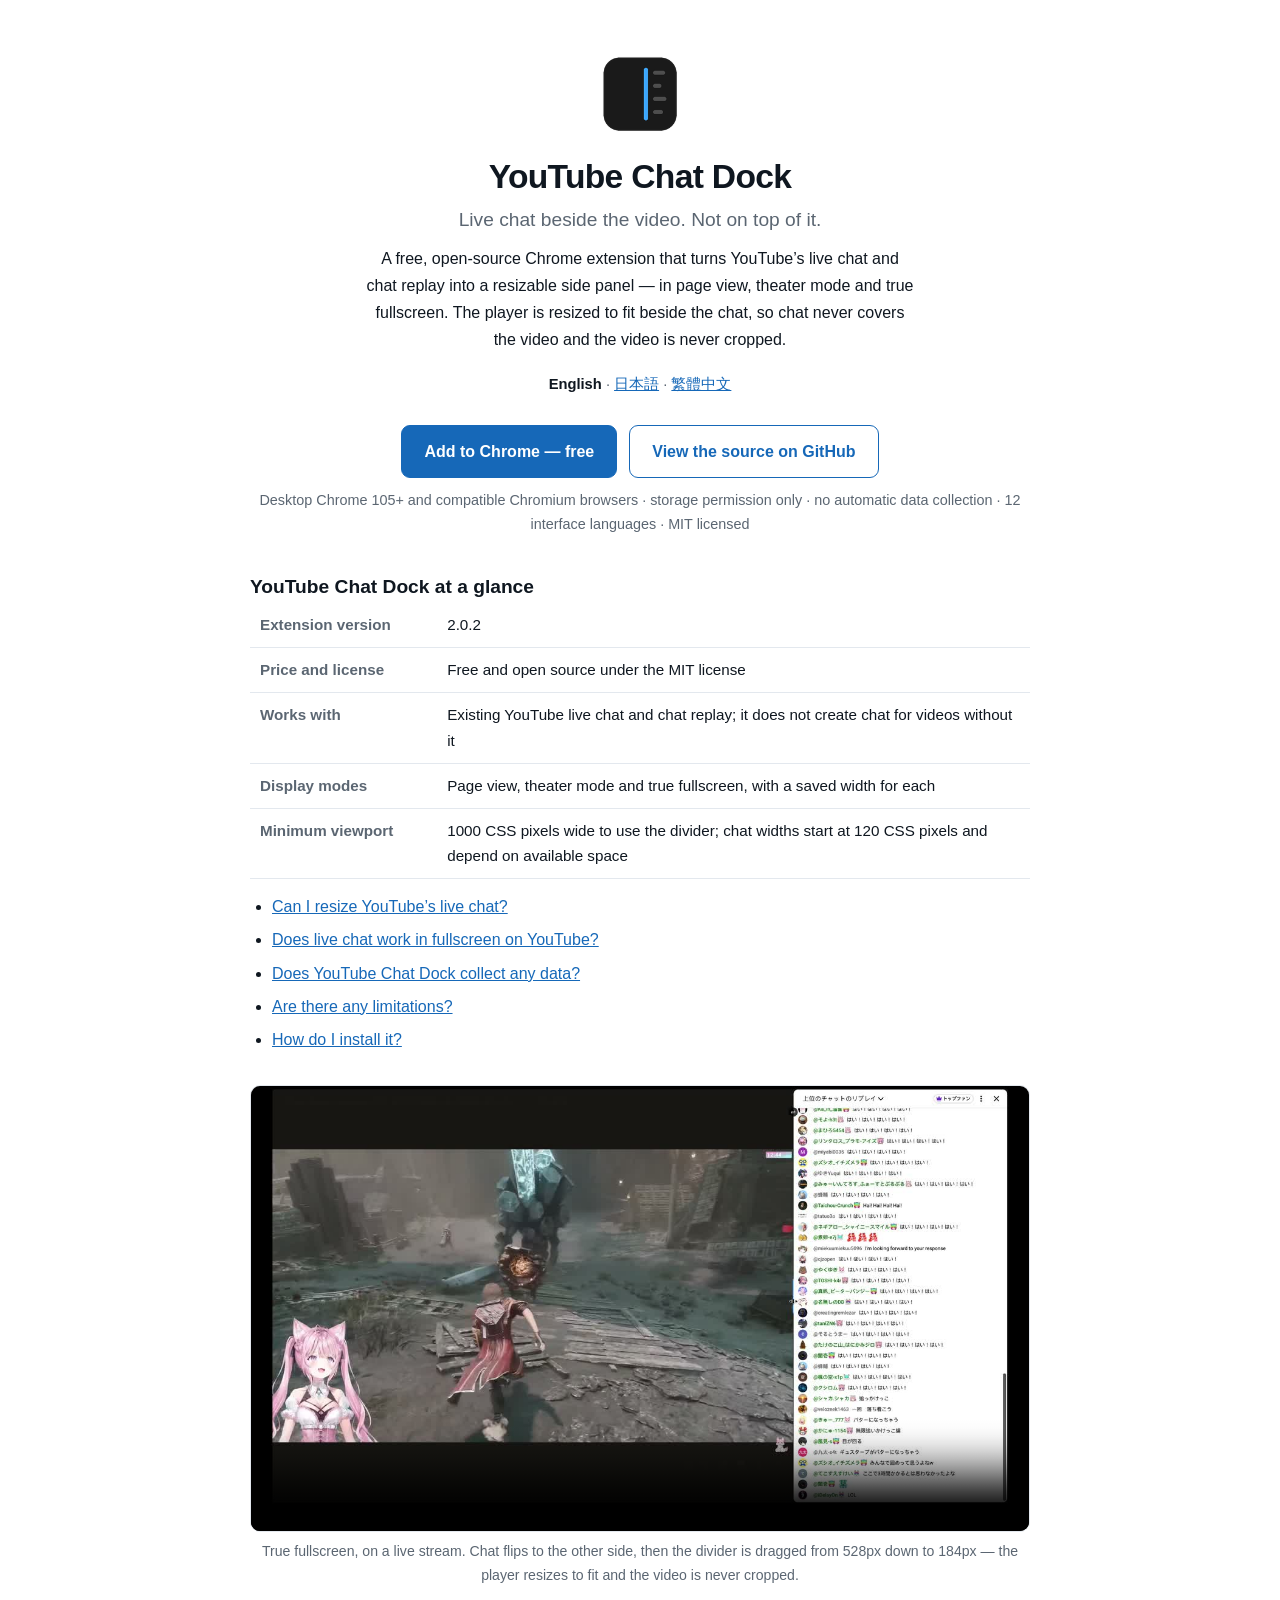
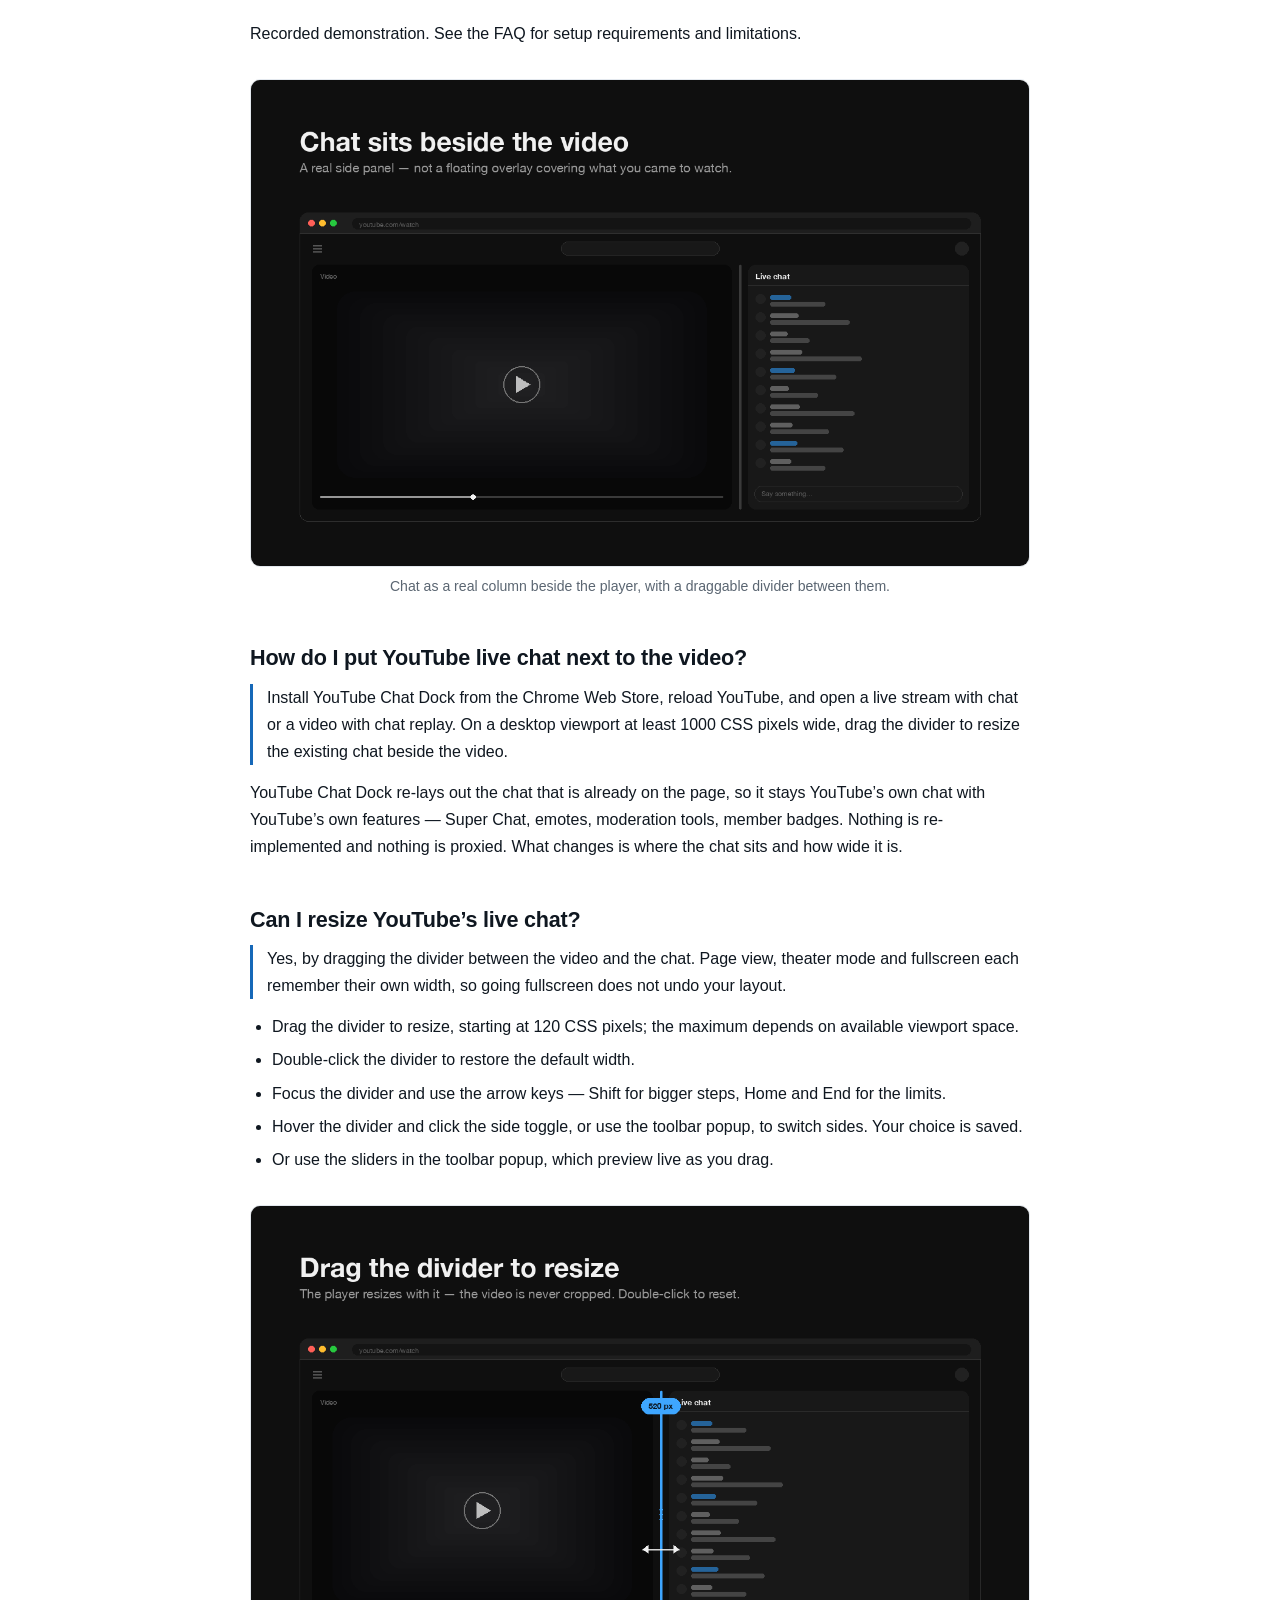
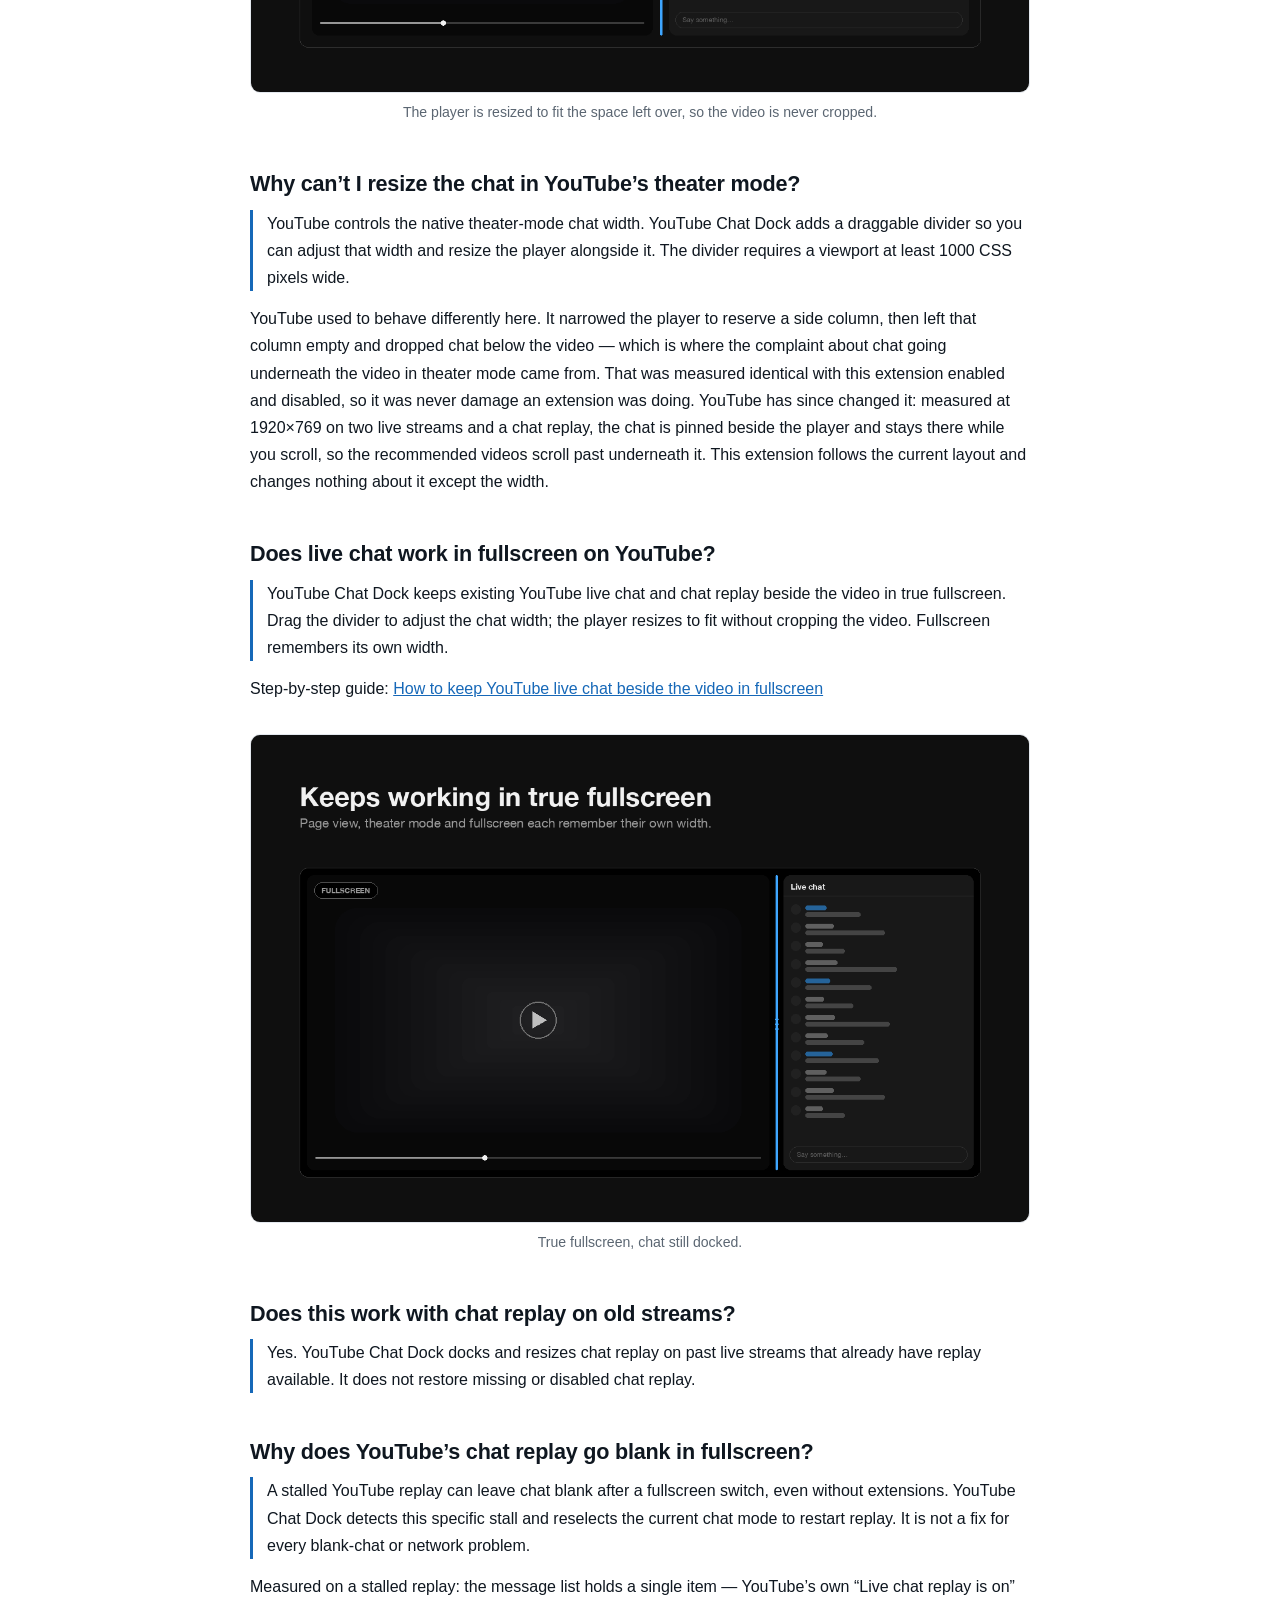
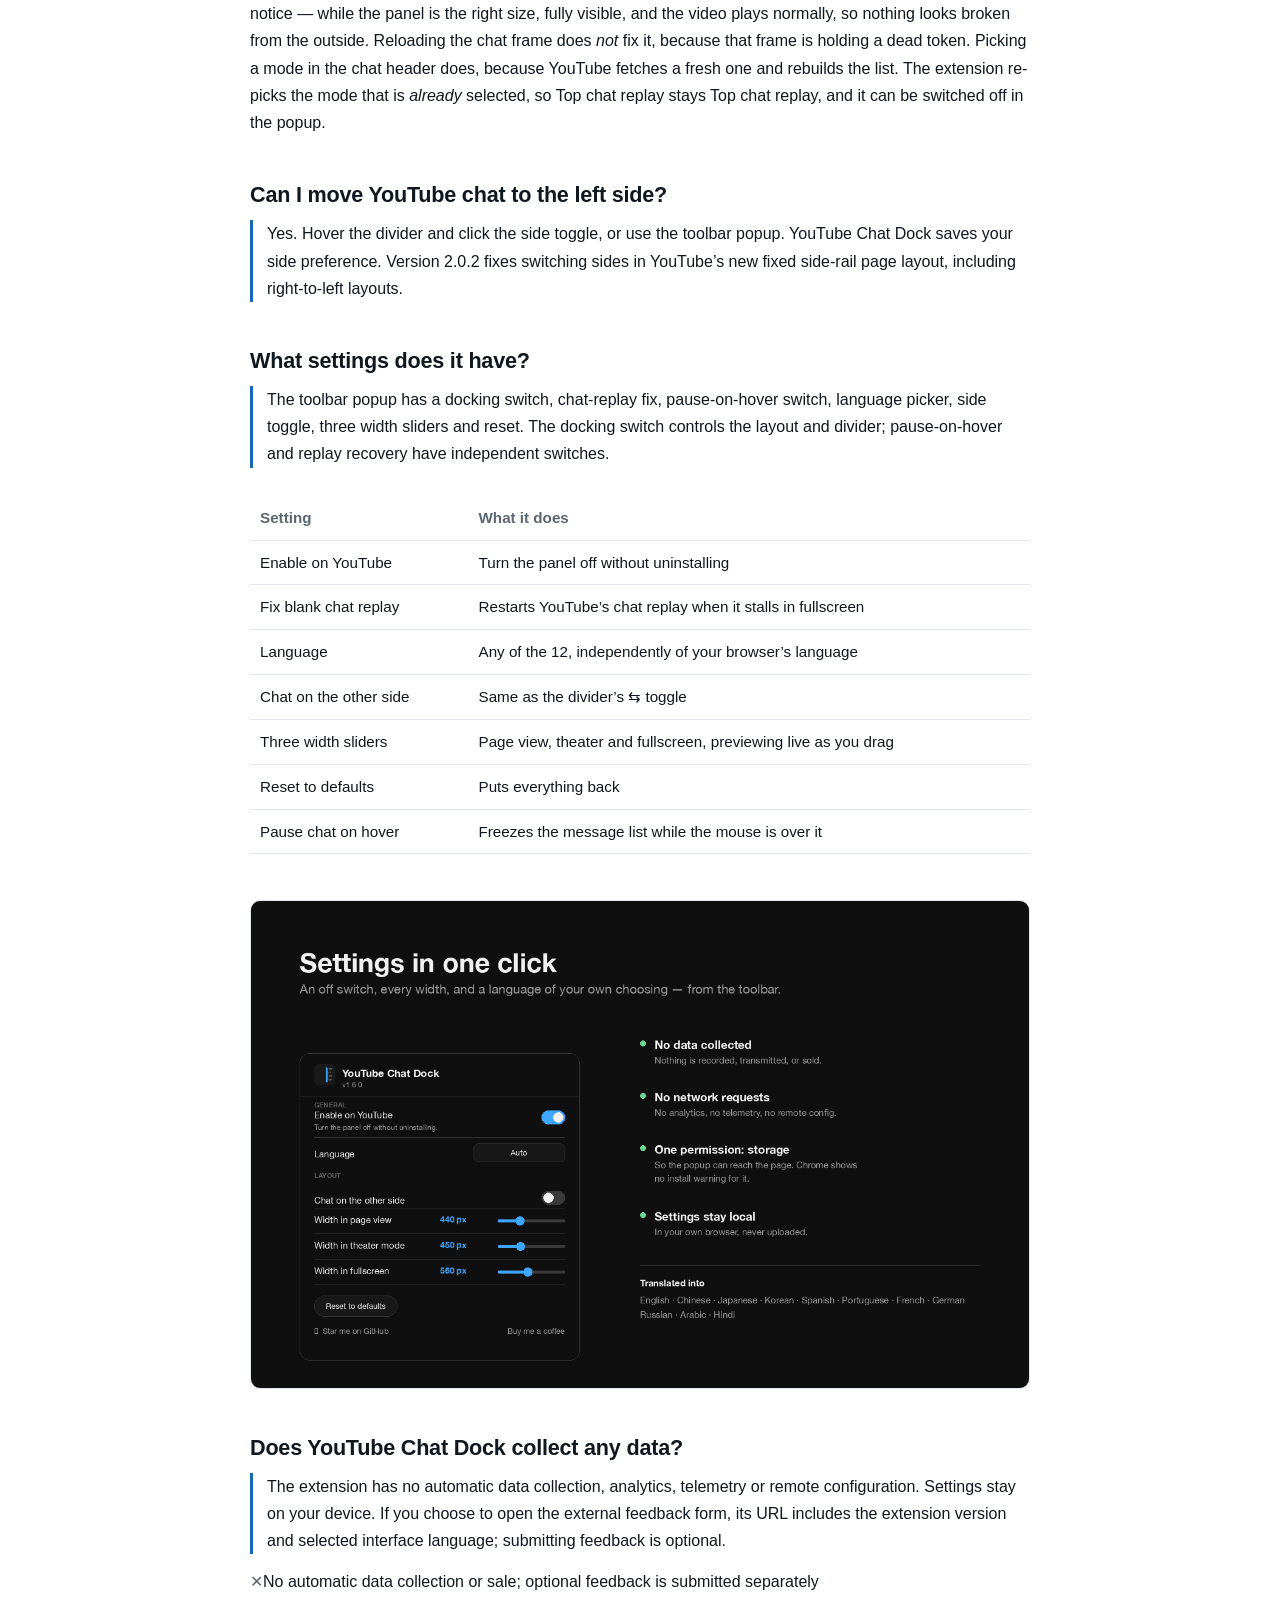
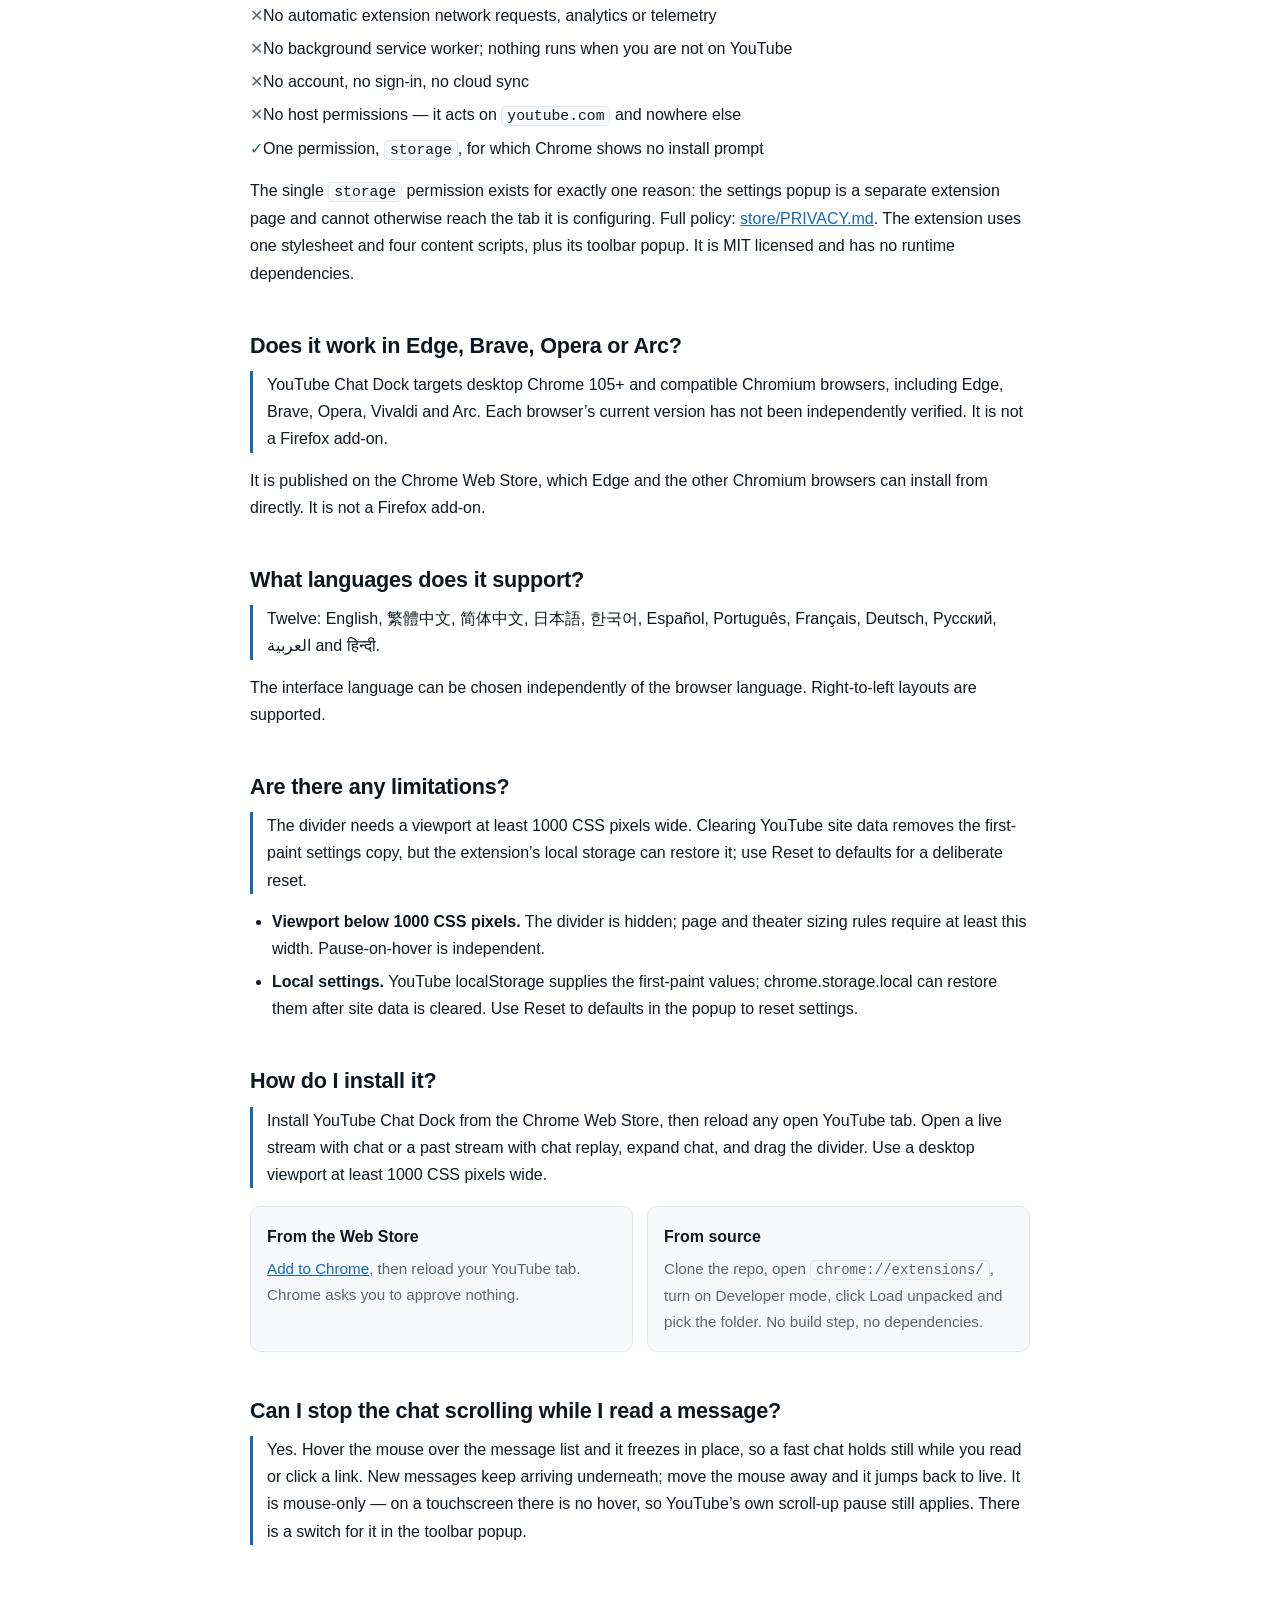
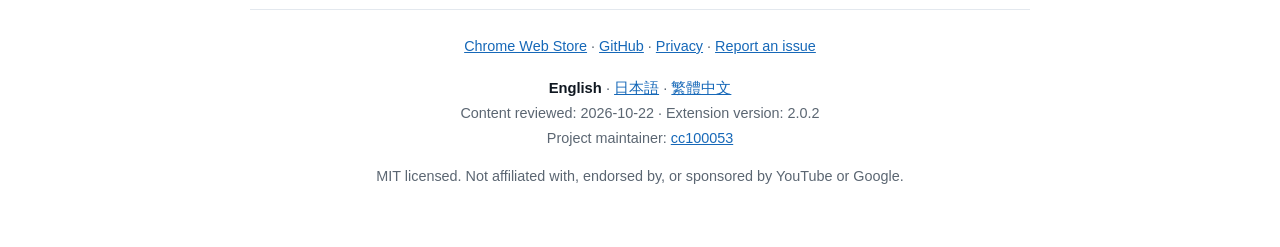
<file: docs/index.html>
<!DOCTYPE html>
<!--
  GENERATED by store/make_pages.py — do not edit this file directly.
  Edit the strings in that script and re-run it, or the next run silently
  reverts whatever you changed here.

  Each FAQ opens with a direct answer, with product requirements and known
  limitations in visible text. Structured data describes that same content;
  it does not guarantee indexing, rich results or inclusion in AI answers.

  The FAQPage JSON-LD below is emitted from the same strings as the visible
  answers, so the two cannot disagree. store/package.sh still compares them.

  No external requests of any kind: no fonts, no CDN, no analytics. That keeps
  the page fast, keeps the privacy claim in it literally true of the page
  itself, and means it cannot break when something else goes down.
-->
<html lang="en">
<head>
<meta charset="utf-8">
<meta name="viewport" content="width=device-width, initial-scale=1">
<meta name="google-site-verification" content="X-KrR5b2eGuzlJ2QcIurhjjBLHPYHLdLk2P5m0q5zqM" />
<title>YouTube Chat Dock — Live Chat Side Panel for YouTube</title>
<meta name="description" content="Free Chrome extension that docks YouTube live chat and chat replay as a resizable side panel beside the video — in page view, theater mode and true fullscreen.">
<link rel="canonical" href="https://cc100053.github.io/YouTube-Chat-Dock/">
<link rel="alternate" hreflang="en" href="https://cc100053.github.io/YouTube-Chat-Dock/">
<link rel="alternate" hreflang="ja" href="https://cc100053.github.io/YouTube-Chat-Dock/ja/">
<link rel="alternate" hreflang="zh-Hant" href="https://cc100053.github.io/YouTube-Chat-Dock/zh-TW/">
<link rel="alternate" hreflang="x-default" href="https://cc100053.github.io/YouTube-Chat-Dock/">
<link rel="icon" href="assets/icon128.png" type="image/png">

<meta property="og:type" content="website">
<meta property="og:site_name" content="YouTube Chat Dock">
<meta property="og:locale" content="en_US">
<meta property="og:title" content="YouTube Chat Dock — Live Chat Side Panel for YouTube">
<meta property="og:description" content="Dock YouTube live chat and chat replay as a resizable side panel beside the video — page view, theater mode and true fullscreen.">
<meta property="og:url" content="https://cc100053.github.io/YouTube-Chat-Dock/">
<meta property="og:image" content="https://cc100053.github.io/YouTube-Chat-Dock/assets/screenshot-1-side-panel.png">
<meta name="twitter:card" content="summary_large_image">
<meta name="twitter:title" content="YouTube Chat Dock — Live Chat Side Panel for YouTube">
<meta name="twitter:description" content="Dock YouTube live chat and chat replay as a resizable side panel beside the video — page view, theater mode and true fullscreen.">
<meta name="twitter:image" content="https://cc100053.github.io/YouTube-Chat-Dock/assets/screenshot-1-side-panel.png">

<style>
:root{
  --bg:#ffffff; --fg:#0f1720; --muted:#5b6672; --line:#e3e8ee;
  --card:#f7f9fb; --accent:#1668b8; --accent-fg:#ffffff; --ok:#177245;
}
@media (prefers-color-scheme:dark){
  :root{
    --bg:#0e1116; --fg:#e8edf3; --muted:#9aa7b4; --line:#232a33;
    --card:#161b22; --accent:#3ea6ff; --accent-fg:#06121e; --ok:#6dd491;
  }
}
*{box-sizing:border-box}
html{-webkit-text-size-adjust:100%}
body{
  margin:0; background:var(--bg); color:var(--fg);
  font:16px/1.7 -apple-system,BlinkMacSystemFont,"Segoe UI",Roboto,
       "Hiragino Sans","Noto Sans JP","Noto Sans TC","PingFang TC",
       "Microsoft JhengHei",Helvetica,Arial,sans-serif;
}
.wrap{max-width:820px; margin:0 auto; padding:0 20px}
a{color:var(--accent)}
img,video{max-width:100%; height:auto}

header{text-align:center; padding:56px 0 8px}
header img.logo{width:76px; height:76px}
h1{font-size:2.1rem; line-height:1.25; margin:16px 0 6px; letter-spacing:-.02em}
.tagline{font-size:1.2rem; color:var(--muted); margin:0 0 8px}
.lede{max-width:62ch; margin:0 auto; color:var(--fg)}

.langs{margin:18px 0 0; color:var(--muted); font-size:.92rem}
.langs strong{color:var(--fg)}

.cta{display:flex; gap:12px; justify-content:center; flex-wrap:wrap; margin:28px 0 10px}
.btn{
  display:inline-block; padding:12px 22px; border-radius:9px; font-weight:600;
  text-decoration:none; border:1px solid var(--accent);
  background:var(--accent); color:var(--accent-fg);
}
.btn.ghost{background:transparent; color:var(--accent)}
.meta{text-align:center; color:var(--muted); font-size:.9rem; margin:0 0 12px}

figure{margin:32px 0}
figcaption{color:var(--muted); font-size:.88rem; text-align:center; margin-top:8px}
.shot{border:1px solid var(--line); border-radius:10px; display:block}

h2{font-size:1.35rem; line-height:1.4; margin:44px 0 10px; letter-spacing:-.01em}
h3{font-size:1.05rem; margin:26px 0 6px}
p{margin:0 0 14px}
ul{margin:0 0 14px; padding-inline-start:22px}
li{margin:6px 0}

.answer{
  border-inline-start:3px solid var(--accent); padding-inline-start:14px;
  margin:0 0 14px; font-weight:500;
}
.grid{display:grid; grid-template-columns:repeat(auto-fit,minmax(240px,1fr)); gap:14px; margin:18px 0}
.card{background:var(--card); border:1px solid var(--line); border-radius:10px; padding:16px}
.card h3{margin:0 0 6px; font-size:1rem}
.card p{margin:0; color:var(--muted); font-size:.95rem}

table{width:100%; border-collapse:collapse; margin:14px 0; font-size:.95rem}
caption{text-align:start; font-size:1.2rem; font-weight:600; color:var(--fg)}
.facts th{width:24%}
th,td{text-align:start; padding:9px 10px; border-bottom:1px solid var(--line); vertical-align:top}
th{color:var(--muted); font-weight:600}
.scroller{overflow-x:auto}

.privacy li{list-style:none; margin-inline-start:-22px}
.privacy .no::before{content:"\2715 "; color:var(--muted)}
.privacy .yes::before{content:"\2713 "; color:var(--ok)}

footer{
  margin:64px 0 0; padding:24px 0 48px; border-top:1px solid var(--line);
  color:var(--muted); font-size:.9rem; text-align:center;
}
code{background:var(--card); border:1px solid var(--line); border-radius:5px; padding:1px 5px; font-size:.92em}
</style>
</head>
<body>

<div class="wrap">

<header>
  <img class="logo" src="assets/icon128.png" width="76" height="76" alt="YouTube Chat Dock logo">
  <h1>YouTube Chat Dock</h1>
  <p class="tagline">Live chat beside the video. Not on top of it.</p>
  <p class="lede">A free, open-source Chrome extension that turns YouTube’s live chat and chat replay into a resizable side panel — in page view, theater mode and true fullscreen. The player is resized to fit beside the chat, so chat never covers the video and the video is never cropped.</p>
  <nav class="langs" aria-label="Language"><strong aria-current="true">English</strong> <span aria-hidden="true">·</span> <a href="https://cc100053.github.io/YouTube-Chat-Dock/ja/" hreflang="ja">日本語</a> <span aria-hidden="true">·</span> <a href="https://cc100053.github.io/YouTube-Chat-Dock/zh-TW/" hreflang="zh-TW">繁體中文</a></nav>
  <div class="cta">
    <a class="btn" href="https://chromewebstore.google.com/detail/youtube-chat-dock/bkmbhlkcjbkjapbamkidacajjfhoiiam">Add to Chrome — free</a>
    <a class="btn ghost" href="https://github.com/cc100053/YouTube-Chat-Dock">View the source on GitHub</a>
  </div>
  <p class="meta">Desktop Chrome 105+ and compatible Chromium browsers · storage permission only · no automatic data collection · 12 interface languages · MIT licensed</p>
</header>

<main>
<table class="facts">
  <caption>YouTube Chat Dock at a glance</caption>
  <tbody><tr><th scope="row">Extension version</th><td>2.0.2</td></tr><tr><th scope="row">Price and license</th><td>Free and open source under the MIT license</td></tr><tr><th scope="row">Works with</th><td>Existing YouTube live chat and chat replay; it does not create chat for videos without it</td></tr><tr><th scope="row">Display modes</th><td>Page view, theater mode and true fullscreen, with a saved width for each</td></tr><tr><th scope="row">Minimum viewport</th><td>1000 CSS pixels wide to use the divider; chat widths start at 120 CSS pixels and depend on available space</td></tr></tbody>
</table>
<nav aria-label="On this page"><ul><li><a href="#faq-2">Can I resize YouTube’s live chat?</a></li><li><a href="#faq-4">Does live chat work in fullscreen on YouTube?</a></li><li><a href="#faq-9">Does YouTube Chat Dock collect any data?</a></li><li><a href="#faq-12">Are there any limitations?</a></li><li><a href="#faq-13">How do I install it?</a></li></ul></nav>

<!--
  MP4, not a GIF, and that is measured rather than preferred. The clip is
  full-motion game footage with a scrolling chat beside it, so nearly every
  pixel changes every frame and GIF's inter-frame compression has nothing to
  work with: the same 2.8 seconds measured 4.3MB as a 480px GIF that looked
  rough, against 2.0MB as a 1280px MP4 that does not.
  Playback controls let readers start and pause the clip without autoplay.
-->
<figure>
  <video class="shot" src="assets/demo.mp4" poster="assets/demo-poster.jpg"
         width="1280" height="732"
         controls loop muted playsinline preload="none"
         aria-label="Screen recording: YouTube in true fullscreen with live chat docked as a side panel beside the video. The panel is flipped to the other side, then resized by dragging the divider from 528px down to 184px, with the video resizing to fit and never cropping.">
  </video>
  <figcaption>True fullscreen, on a live stream. Chat flips to the other side, then the divider is dragged from 528px down to 184px — the player resizes to fit and the video is never cropped.</figcaption>
</figure>
<p>Recorded demonstration. See the FAQ for setup requirements and limitations.</p>

<figure>
  <img class="shot" loading="lazy" decoding="async" src="assets/screenshot-1-side-panel.png" width="1280" height="800"
       alt="YouTube live chat docked as a resizable column to the right of the video, with a draggable divider between them">
  <figcaption>Chat as a real column beside the player, with a draggable divider between them.</figcaption>
</figure>

<div id="faq">
<section id="faq-1">

<h2>How do I put YouTube live chat next to the video?</h2>

<p class="answer">
  Install YouTube Chat Dock from the Chrome Web Store, reload YouTube, and open a live stream with chat or a video with chat replay. On a desktop viewport at least 1000 CSS pixels wide, drag the divider to resize the existing chat beside the video.
</p>

<p>YouTube Chat Dock re-lays out the chat that is already on the page, so it stays YouTube’s own chat with YouTube’s own features — Super Chat, emotes, moderation tools, member badges. Nothing is re-implemented and nothing is proxied. What changes is where the chat sits and how wide it is.</p>

</section>

<section id="faq-2">

<h2>Can I resize YouTube’s live chat?</h2>

<p class="answer">
  Yes, by dragging the divider between the video and the chat. Page view, theater mode and fullscreen each remember their own width, so going fullscreen does not undo your layout.
</p>

<ul><li>Drag the divider to resize, starting at 120 CSS pixels; the maximum depends on available viewport space.</li><li>Double-click the divider to restore the default width.</li><li>Focus the divider and use the arrow keys — Shift for bigger steps, Home and End for the limits.</li><li>Hover the divider and click the side toggle, or use the toolbar popup, to switch sides. Your choice is saved.</li><li>Or use the sliders in the toolbar popup, which preview live as you drag.</li></ul>

<figure>
  <img class="shot" loading="lazy" decoding="async" src="assets/screenshot-2-drag-to-resize.png" width="1280" height="800"
       alt="Illustration of the divider being dragged, with the video resizing to fit the space left over">
  <figcaption>The player is resized to fit the space left over, so the video is never cropped.</figcaption>
</figure>

</section>

<section id="faq-3">

<h2>Why can’t I resize the chat in YouTube’s theater mode?</h2>

<p class="answer">
  YouTube controls the native theater-mode chat width. YouTube Chat Dock adds a draggable divider so you can adjust that width and resize the player alongside it. The divider requires a viewport at least 1000 CSS pixels wide.
</p>

<p>YouTube used to behave differently here. It narrowed the player to reserve a side column, then left that column empty and dropped chat below the video — which is where the complaint about chat going underneath the video in theater mode came from. That was measured identical with this extension enabled and disabled, so it was never damage an extension was doing. YouTube has since changed it: measured at 1920&times;769 on two live streams and a chat replay, the chat is pinned beside the player and stays there while you scroll, so the recommended videos scroll past underneath it. This extension follows the current layout and changes nothing about it except the width.</p>

</section>

<section id="faq-4">

<h2>Does live chat work in fullscreen on YouTube?</h2>

<p class="answer">
  YouTube Chat Dock keeps existing YouTube live chat and chat replay beside the video in true fullscreen. Drag the divider to adjust the chat width; the player resizes to fit without cropping the video. Fullscreen remembers its own width.
</p>

<p>Step-by-step guide: <a href="https://cc100053.github.io/YouTube-Chat-Dock/guides/youtube-live-chat-fullscreen/">How to keep YouTube live chat beside the video in fullscreen</a></p>

<figure>
  <img class="shot" loading="lazy" decoding="async" src="assets/screenshot-3-fullscreen.png" width="1280" height="800"
       alt="Illustration of chat docked beside the video in true fullscreen, with the video uncropped">
  <figcaption>True fullscreen, chat still docked.</figcaption>
</figure>

</section>

<section id="faq-5">

<h2>Does this work with chat replay on old streams?</h2>

<p class="answer">
  Yes. YouTube Chat Dock docks and resizes chat replay on past live streams that already have replay available. It does not restore missing or disabled chat replay.
</p>

</section>

<section id="faq-6">

<h2>Why does YouTube’s chat replay go blank in fullscreen?</h2>

<p class="answer">
  A stalled YouTube replay can leave chat blank after a fullscreen switch, even without extensions. YouTube Chat Dock detects this specific stall and reselects the current chat mode to restart replay. It is not a fix for every blank-chat or network problem.
</p>

<p>Measured on a stalled replay: the message list holds a single item — YouTube’s own “Live chat replay is on” notice — while the panel is the right size, fully visible, and the video plays normally, so nothing looks broken from the outside. Reloading the chat frame does <em>not</em> fix it, because that frame is holding a dead token. Picking a mode in the chat header does, because YouTube fetches a fresh one and rebuilds the list. The extension re-picks the mode that is <em>already</em> selected, so Top chat replay stays Top chat replay, and it can be switched off in the popup.</p>

</section>

<section id="faq-7">

<h2>Can I move YouTube chat to the left side?</h2>

<p class="answer">
  Yes. Hover the divider and click the side toggle, or use the toolbar popup. YouTube Chat Dock saves your side preference. Version 2.0.2 fixes switching sides in YouTube’s new fixed side-rail page layout, including right-to-left layouts.
</p>

</section>

<section id="faq-8">

<h2>What settings does it have?</h2>

<p class="answer">
  The toolbar popup has a docking switch, chat-replay fix, pause-on-hover switch, language picker, side toggle, three width sliders and reset. The docking switch controls the layout and divider; pause-on-hover and replay recovery have independent switches.
</p>

<div class="scroller">
<table>
  <tr><th>Setting</th><th>What it does</th></tr>
  <tr><td>Enable on YouTube</td><td>Turn the panel off without uninstalling</td></tr><tr><td>Fix blank chat replay</td><td>Restarts YouTube’s chat replay when it stalls in fullscreen</td></tr><tr><td>Language</td><td>Any of the 12, independently of your browser’s language</td></tr><tr><td>Chat on the other side</td><td>Same as the divider’s &#8646; toggle</td></tr><tr><td>Three width sliders</td><td>Page view, theater and fullscreen, previewing live as you drag</td></tr><tr><td>Reset to defaults</td><td>Puts everything back</td></tr><tr><td>Pause chat on hover</td><td>Freezes the message list while the mouse is over it</td></tr>
</table>
</div>

<figure>
  <img class="shot" loading="lazy" decoding="async" src="assets/screenshot-5-settings.png" width="1280" height="800"
       alt="The settings popup, showing an enable switch, language picker, side toggle and three width sliders">
</figure>

</section>

<section id="faq-9">

<h2>Does YouTube Chat Dock collect any data?</h2>

<p class="answer">
  The extension has no automatic data collection, analytics, telemetry or remote configuration. Settings stay on your device. If you choose to open the external feedback form, its URL includes the extension version and selected interface language; submitting feedback is optional.
</p>

<ul class="privacy"><li class="no">No automatic data collection or sale; optional feedback is submitted separately</li><li class="no">No automatic extension network requests, analytics or telemetry</li><li class="no">No background service worker; nothing runs when you are not on YouTube</li><li class="no">No account, no sign-in, no cloud sync</li><li class="no">No host permissions — it acts on <code>youtube.com</code> and nowhere else</li><li class="yes">One permission, <code>storage</code>, for which Chrome shows no install prompt</li></ul>

<p>The single <code>storage</code> permission exists for exactly one reason: the settings popup is a separate extension page and cannot otherwise reach the tab it is configuring. Full policy: <a href="https://github.com/cc100053/YouTube-Chat-Dock/blob/main/store/PRIVACY.md">store/PRIVACY.md</a>. The extension uses one stylesheet and four content scripts, plus its toolbar popup. It is MIT licensed and has no runtime dependencies.</p>

</section>

<section id="faq-10">

<h2>Does it work in Edge, Brave, Opera or Arc?</h2>

<p class="answer">
  YouTube Chat Dock targets desktop Chrome 105+ and compatible Chromium browsers, including Edge, Brave, Opera, Vivaldi and Arc. Each browser’s current version has not been independently verified. It is not a Firefox add-on.
</p>

<p>It is published on the Chrome Web Store, which Edge and the other Chromium browsers can install from directly. It is not a Firefox add-on.</p>

</section>

<section id="faq-11">

<h2>What languages does it support?</h2>

<p class="answer">
  Twelve: English, 繁體中文, 简体中文, 日本語, 한국어, Español, Português, Français, Deutsch, Русский, العربية and हिन्दी.
</p>

<p>The interface language can be chosen independently of the browser language. Right-to-left layouts are supported.</p>

</section>

<section id="faq-12">

<h2>Are there any limitations?</h2>

<p class="answer">
  The divider needs a viewport at least 1000 CSS pixels wide. Clearing YouTube site data removes the first-paint settings copy, but the extension’s local storage can restore it; use Reset to defaults for a deliberate reset.
</p>

<ul><li><strong>Viewport below 1000 CSS pixels.</strong> The divider is hidden; page and theater sizing rules require at least this width. Pause-on-hover is independent.</li><li><strong>Local settings.</strong> YouTube localStorage supplies the first-paint values; chrome.storage.local can restore them after site data is cleared. Use Reset to defaults in the popup to reset settings.</li></ul>

</section>

<section id="faq-13">

<h2>How do I install it?</h2>

<p class="answer">
  Install YouTube Chat Dock from the Chrome Web Store, then reload any open YouTube tab. Open a live stream with chat or a past stream with chat replay, expand chat, and drag the divider. Use a desktop viewport at least 1000 CSS pixels wide.
</p>

<div class="grid"><div class="card"><h3>From the Web Store</h3><p><a href="https://chromewebstore.google.com/detail/youtube-chat-dock/bkmbhlkcjbkjapbamkidacajjfhoiiam">Add to Chrome</a>, then reload your YouTube tab. Chrome asks you to approve nothing.</p></div><div class="card"><h3>From source</h3><p>Clone the repo, open <code>chrome://extensions/</code>, turn on Developer mode, click Load unpacked and pick the folder. No build step, no dependencies.</p></div></div>

</section>

<section id="faq-14">

<h2>Can I stop the chat scrolling while I read a message?</h2>

<p class="answer">
  Yes. Hover the mouse over the message list and it freezes in place, so a fast chat holds still while you read or click a link. New messages keep arriving underneath; move the mouse away and it jumps back to live. It is mouse-only — on a touchscreen there is no hover, so YouTube’s own scroll-up pause still applies. There is a switch for it in the toolbar popup.
</p>

</section>
</div>
</main>

<footer>
  <p><a href="https://chromewebstore.google.com/detail/youtube-chat-dock/bkmbhlkcjbkjapbamkidacajjfhoiiam">Chrome Web Store</a> <span aria-hidden="true">&middot;</span> <a href="https://github.com/cc100053/YouTube-Chat-Dock">GitHub</a> <span aria-hidden="true">&middot;</span> <a href="https://github.com/cc100053/YouTube-Chat-Dock/blob/main/store/PRIVACY.md">Privacy</a> <span aria-hidden="true">&middot;</span> <a href="https://github.com/cc100053/YouTube-Chat-Dock/issues">Report an issue</a></p>
  <nav class="langs" aria-label="Language"><strong aria-current="true">English</strong> <span aria-hidden="true">·</span> <a href="https://cc100053.github.io/YouTube-Chat-Dock/ja/" hreflang="ja">日本語</a> <span aria-hidden="true">·</span> <a href="https://cc100053.github.io/YouTube-Chat-Dock/zh-TW/" hreflang="zh-TW">繁體中文</a></nav>
  <p>Content reviewed: <time datetime="2026-10-22">2026-10-22</time> · Extension version: 2.0.2<br>
  Project maintainer: <a href="https://github.com/cc100053" rel="author">cc100053</a></p>
  <p>MIT licensed. Not affiliated with, endorsed by, or sponsored by YouTube or Google.</p>
</footer>

</div>

<script type="application/ld+json">
{
  "@context": "https://schema.org",
  "@graph": [
    {
      "@type": "SoftwareApplication",
      "@id": "https://cc100053.github.io/YouTube-Chat-Dock/#app",
      "name": "YouTube Chat Dock",
      "description": "A Chrome extension that turns YouTube's live chat and chat replay into a resizable side panel beside the video, in page view, theater mode and true fullscreen.",
      "applicationCategory": "BrowserApplication",
      "applicationSubCategory": "Chrome Extension",
      "softwareRequirements": "Requires desktop Chrome 105+ or a compatible Chromium browser",
      "softwareVersion": "2.0.2",
      "url": "https://cc100053.github.io/YouTube-Chat-Dock/",
      "inLanguage": [
        "en",
        "zh-Hant",
        "zh-Hans",
        "ja",
        "ko",
        "es",
        "pt-BR",
        "fr",
        "de",
        "ru",
        "ar",
        "hi"
      ],
      "author": {
        "@type": "Person",
        "name": "cc100053",
        "url": "https://github.com/cc100053"
      },
      "downloadUrl": "https://chromewebstore.google.com/detail/youtube-chat-dock/bkmbhlkcjbkjapbamkidacajjfhoiiam",
      "installUrl": "https://chromewebstore.google.com/detail/youtube-chat-dock/bkmbhlkcjbkjapbamkidacajjfhoiiam",
      "screenshot": "https://cc100053.github.io/YouTube-Chat-Dock/assets/screenshot-1-side-panel.png",
      "license": "https://opensource.org/licenses/MIT",
      "isAccessibleForFree": true,
      "offers": {
        "@type": "Offer",
        "price": "0",
        "priceCurrency": "USD"
      },
      "featureList": [
        "Docks YouTube live chat as a resizable side panel beside the video",
        "Draggable divider, with separate remembered widths for page view, theater mode and fullscreen",
        "Resizable with the keyboard as well as the pointer",
        "Works in true fullscreen, where YouTube gives you no control over the chat's width or position",
        "Makes the theater-mode chat width adjustable, with the player resizing to match",
        "Chat replay on VODs behaves exactly like live chat",
        "Move chat to either side, including in the fixed side-rail page layout",
        "Right-to-left layouts supported",
        "12 interface languages, independent of the browser language",
        "Chat freezes while the mouse is over it, so a fast chat can be read"
      ]
    },
    {
      "@type": "FAQPage",
      "@id": "https://cc100053.github.io/YouTube-Chat-Dock/#faq",
      "url": "https://cc100053.github.io/YouTube-Chat-Dock/",
      "name": "YouTube Chat Dock — Live Chat Side Panel for YouTube",
      "inLanguage": "en",
      "lastReviewed": "2026-10-22",
      "about": {
        "@id": "https://cc100053.github.io/YouTube-Chat-Dock/#app"
      },
      "mainEntity": [
        {
          "@type": "Question",
          "@id": "https://cc100053.github.io/YouTube-Chat-Dock/#faq-1",
          "name": "How do I put YouTube live chat next to the video?",
          "acceptedAnswer": {
            "@type": "Answer",
            "text": "Install YouTube Chat Dock from the Chrome Web Store, reload YouTube, and open a live stream with chat or a video with chat replay. On a desktop viewport at least 1000 CSS pixels wide, drag the divider to resize the existing chat beside the video."
          }
        },
        {
          "@type": "Question",
          "@id": "https://cc100053.github.io/YouTube-Chat-Dock/#faq-2",
          "name": "Can I resize YouTube’s live chat?",
          "acceptedAnswer": {
            "@type": "Answer",
            "text": "Yes, by dragging the divider between the video and the chat. Page view, theater mode and fullscreen each remember their own width, so going fullscreen does not undo your layout."
          }
        },
        {
          "@type": "Question",
          "@id": "https://cc100053.github.io/YouTube-Chat-Dock/#faq-3",
          "name": "Why can’t I resize the chat in YouTube’s theater mode?",
          "acceptedAnswer": {
            "@type": "Answer",
            "text": "YouTube controls the native theater-mode chat width. YouTube Chat Dock adds a draggable divider so you can adjust that width and resize the player alongside it. The divider requires a viewport at least 1000 CSS pixels wide."
          }
        },
        {
          "@type": "Question",
          "@id": "https://cc100053.github.io/YouTube-Chat-Dock/#faq-4",
          "name": "Does live chat work in fullscreen on YouTube?",
          "acceptedAnswer": {
            "@type": "Answer",
            "text": "YouTube Chat Dock keeps existing YouTube live chat and chat replay beside the video in true fullscreen. Drag the divider to adjust the chat width; the player resizes to fit without cropping the video. Fullscreen remembers its own width."
          }
        },
        {
          "@type": "Question",
          "@id": "https://cc100053.github.io/YouTube-Chat-Dock/#faq-5",
          "name": "Does this work with chat replay on old streams?",
          "acceptedAnswer": {
            "@type": "Answer",
            "text": "Yes. YouTube Chat Dock docks and resizes chat replay on past live streams that already have replay available. It does not restore missing or disabled chat replay."
          }
        },
        {
          "@type": "Question",
          "@id": "https://cc100053.github.io/YouTube-Chat-Dock/#faq-6",
          "name": "Why does YouTube’s chat replay go blank in fullscreen?",
          "acceptedAnswer": {
            "@type": "Answer",
            "text": "A stalled YouTube replay can leave chat blank after a fullscreen switch, even without extensions. YouTube Chat Dock detects this specific stall and reselects the current chat mode to restart replay. It is not a fix for every blank-chat or network problem."
          }
        },
        {
          "@type": "Question",
          "@id": "https://cc100053.github.io/YouTube-Chat-Dock/#faq-7",
          "name": "Can I move YouTube chat to the left side?",
          "acceptedAnswer": {
            "@type": "Answer",
            "text": "Yes. Hover the divider and click the side toggle, or use the toolbar popup. YouTube Chat Dock saves your side preference. Version 2.0.2 fixes switching sides in YouTube’s new fixed side-rail page layout, including right-to-left layouts."
          }
        },
        {
          "@type": "Question",
          "@id": "https://cc100053.github.io/YouTube-Chat-Dock/#faq-8",
          "name": "What settings does it have?",
          "acceptedAnswer": {
            "@type": "Answer",
            "text": "The toolbar popup has a docking switch, chat-replay fix, pause-on-hover switch, language picker, side toggle, three width sliders and reset. The docking switch controls the layout and divider; pause-on-hover and replay recovery have independent switches."
          }
        },
        {
          "@type": "Question",
          "@id": "https://cc100053.github.io/YouTube-Chat-Dock/#faq-9",
          "name": "Does YouTube Chat Dock collect any data?",
          "acceptedAnswer": {
            "@type": "Answer",
            "text": "The extension has no automatic data collection, analytics, telemetry or remote configuration. Settings stay on your device. If you choose to open the external feedback form, its URL includes the extension version and selected interface language; submitting feedback is optional."
          }
        },
        {
          "@type": "Question",
          "@id": "https://cc100053.github.io/YouTube-Chat-Dock/#faq-10",
          "name": "Does it work in Edge, Brave, Opera or Arc?",
          "acceptedAnswer": {
            "@type": "Answer",
            "text": "YouTube Chat Dock targets desktop Chrome 105+ and compatible Chromium browsers, including Edge, Brave, Opera, Vivaldi and Arc. Each browser’s current version has not been independently verified. It is not a Firefox add-on."
          }
        },
        {
          "@type": "Question",
          "@id": "https://cc100053.github.io/YouTube-Chat-Dock/#faq-11",
          "name": "What languages does it support?",
          "acceptedAnswer": {
            "@type": "Answer",
            "text": "Twelve: English, 繁體中文, 简体中文, 日本語, 한국어, Español, Português, Français, Deutsch, Русский, العربية and हिन्दी."
          }
        },
        {
          "@type": "Question",
          "@id": "https://cc100053.github.io/YouTube-Chat-Dock/#faq-12",
          "name": "Are there any limitations?",
          "acceptedAnswer": {
            "@type": "Answer",
            "text": "The divider needs a viewport at least 1000 CSS pixels wide. Clearing YouTube site data removes the first-paint settings copy, but the extension’s local storage can restore it; use Reset to defaults for a deliberate reset."
          }
        },
        {
          "@type": "Question",
          "@id": "https://cc100053.github.io/YouTube-Chat-Dock/#faq-13",
          "name": "How do I install it?",
          "acceptedAnswer": {
            "@type": "Answer",
            "text": "Install YouTube Chat Dock from the Chrome Web Store, then reload any open YouTube tab. Open a live stream with chat or a past stream with chat replay, expand chat, and drag the divider. Use a desktop viewport at least 1000 CSS pixels wide."
          }
        },
        {
          "@type": "Question",
          "@id": "https://cc100053.github.io/YouTube-Chat-Dock/#faq-14",
          "name": "Can I stop the chat scrolling while I read a message?",
          "acceptedAnswer": {
            "@type": "Answer",
            "text": "Yes. Hover the mouse over the message list and it freezes in place, so a fast chat holds still while you read or click a link. New messages keep arriving underneath; move the mouse away and it jumps back to live. It is mouse-only — on a touchscreen there is no hover, so YouTube’s own scroll-up pause still applies. There is a switch for it in the toolbar popup."
          }
        }
      ]
    }
  ]
}
</script>

</body>
</html>
</file>
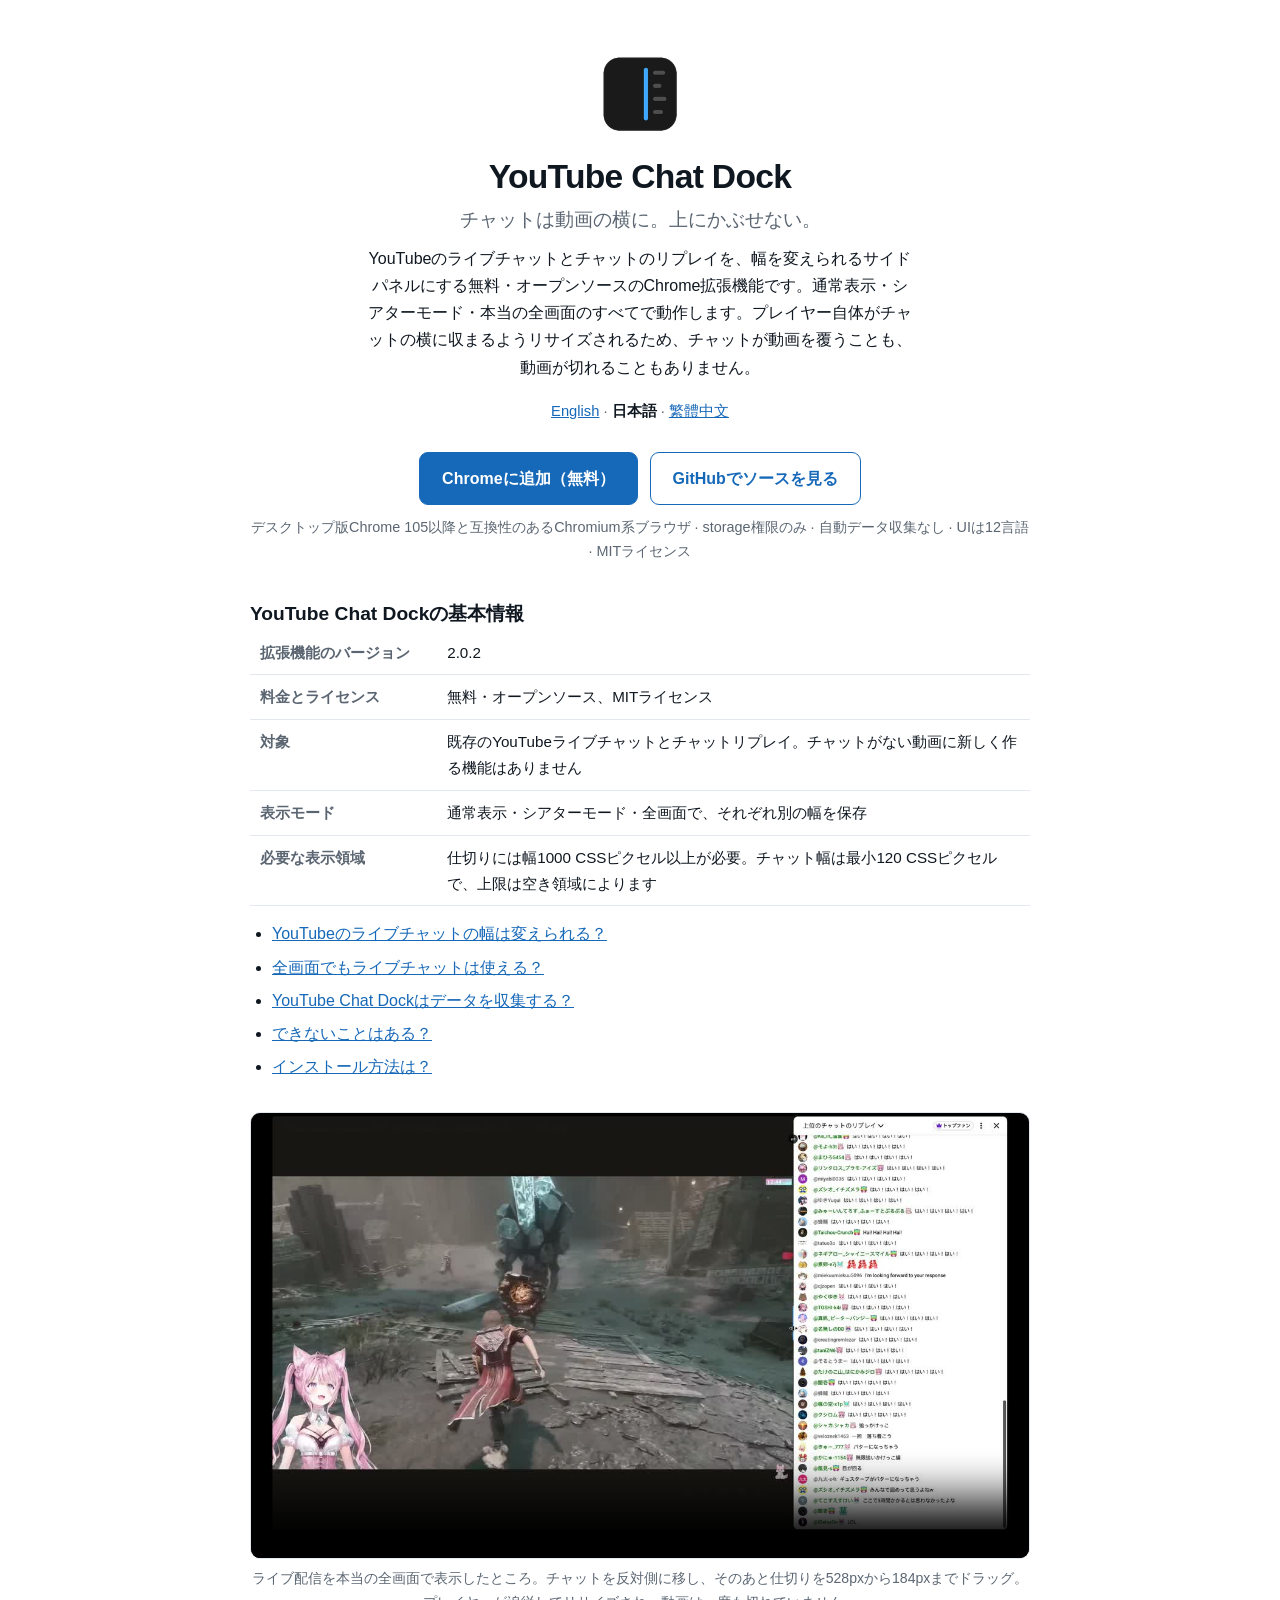
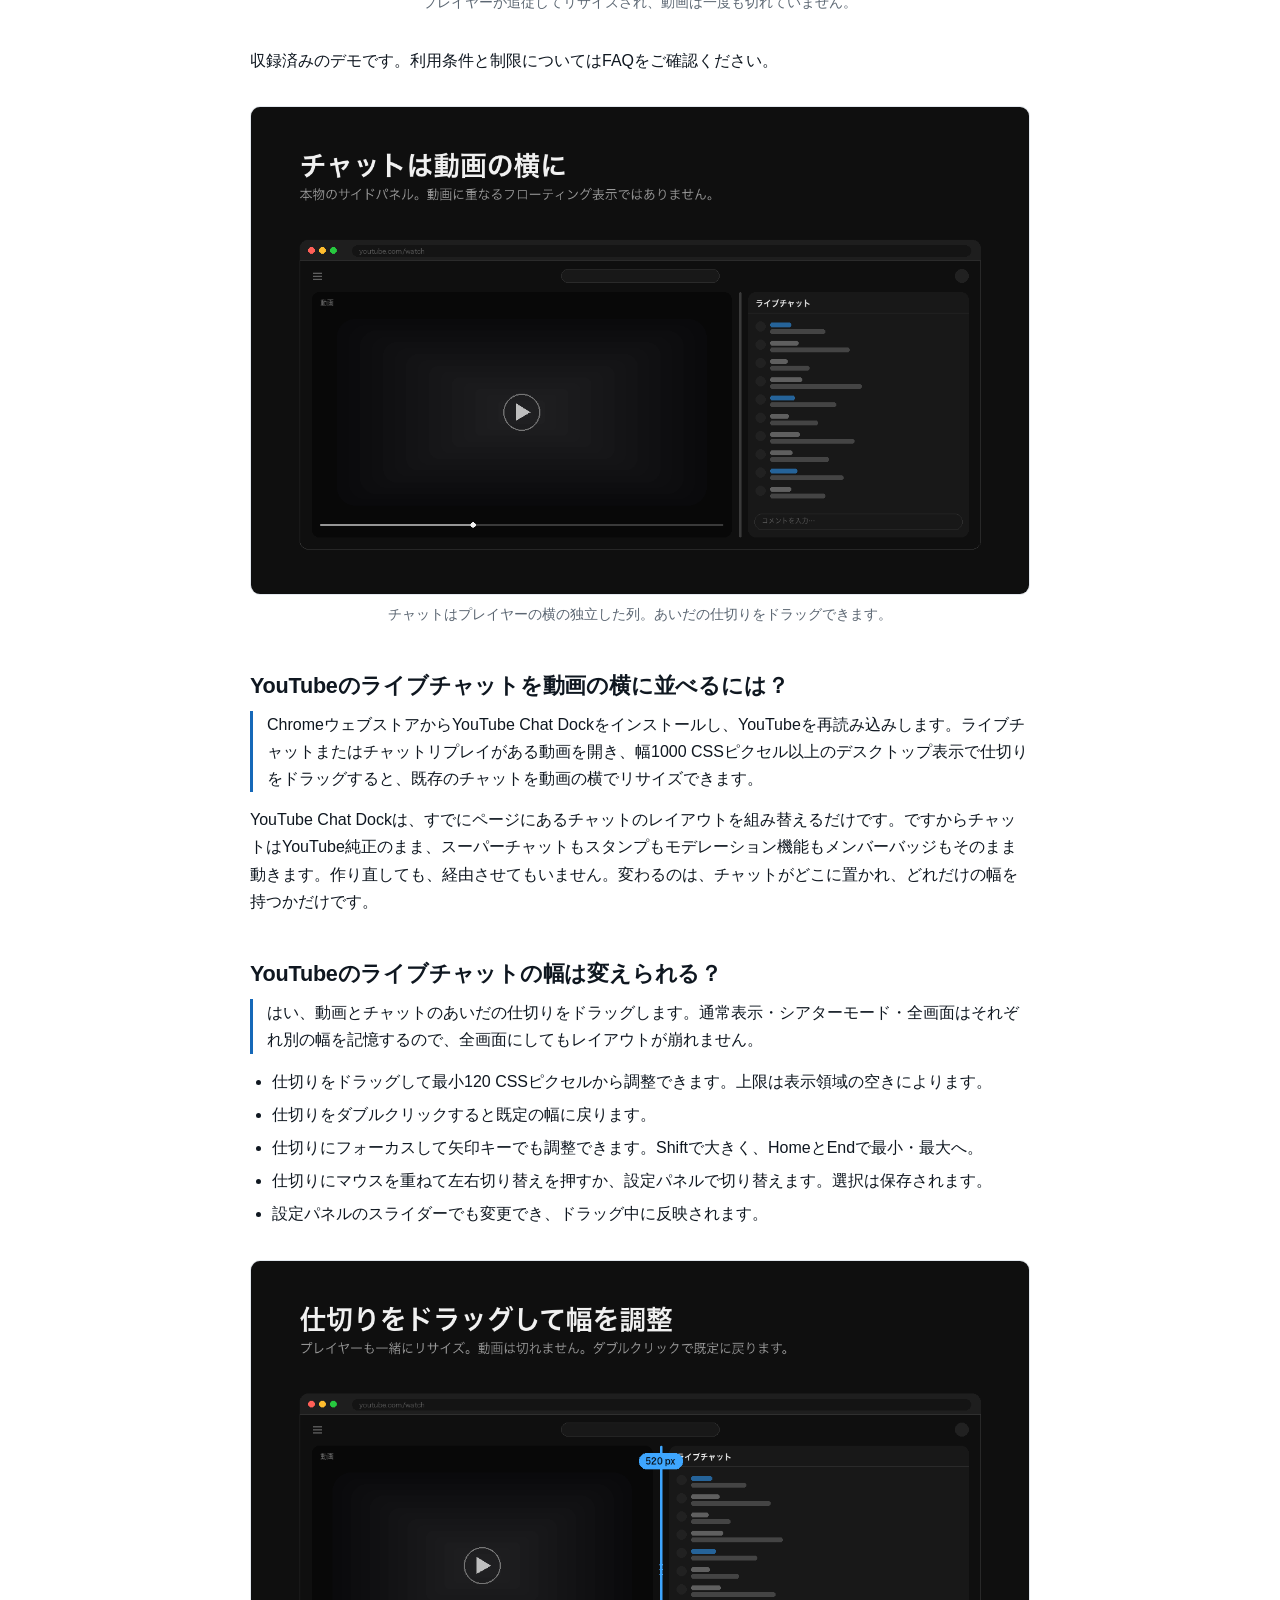
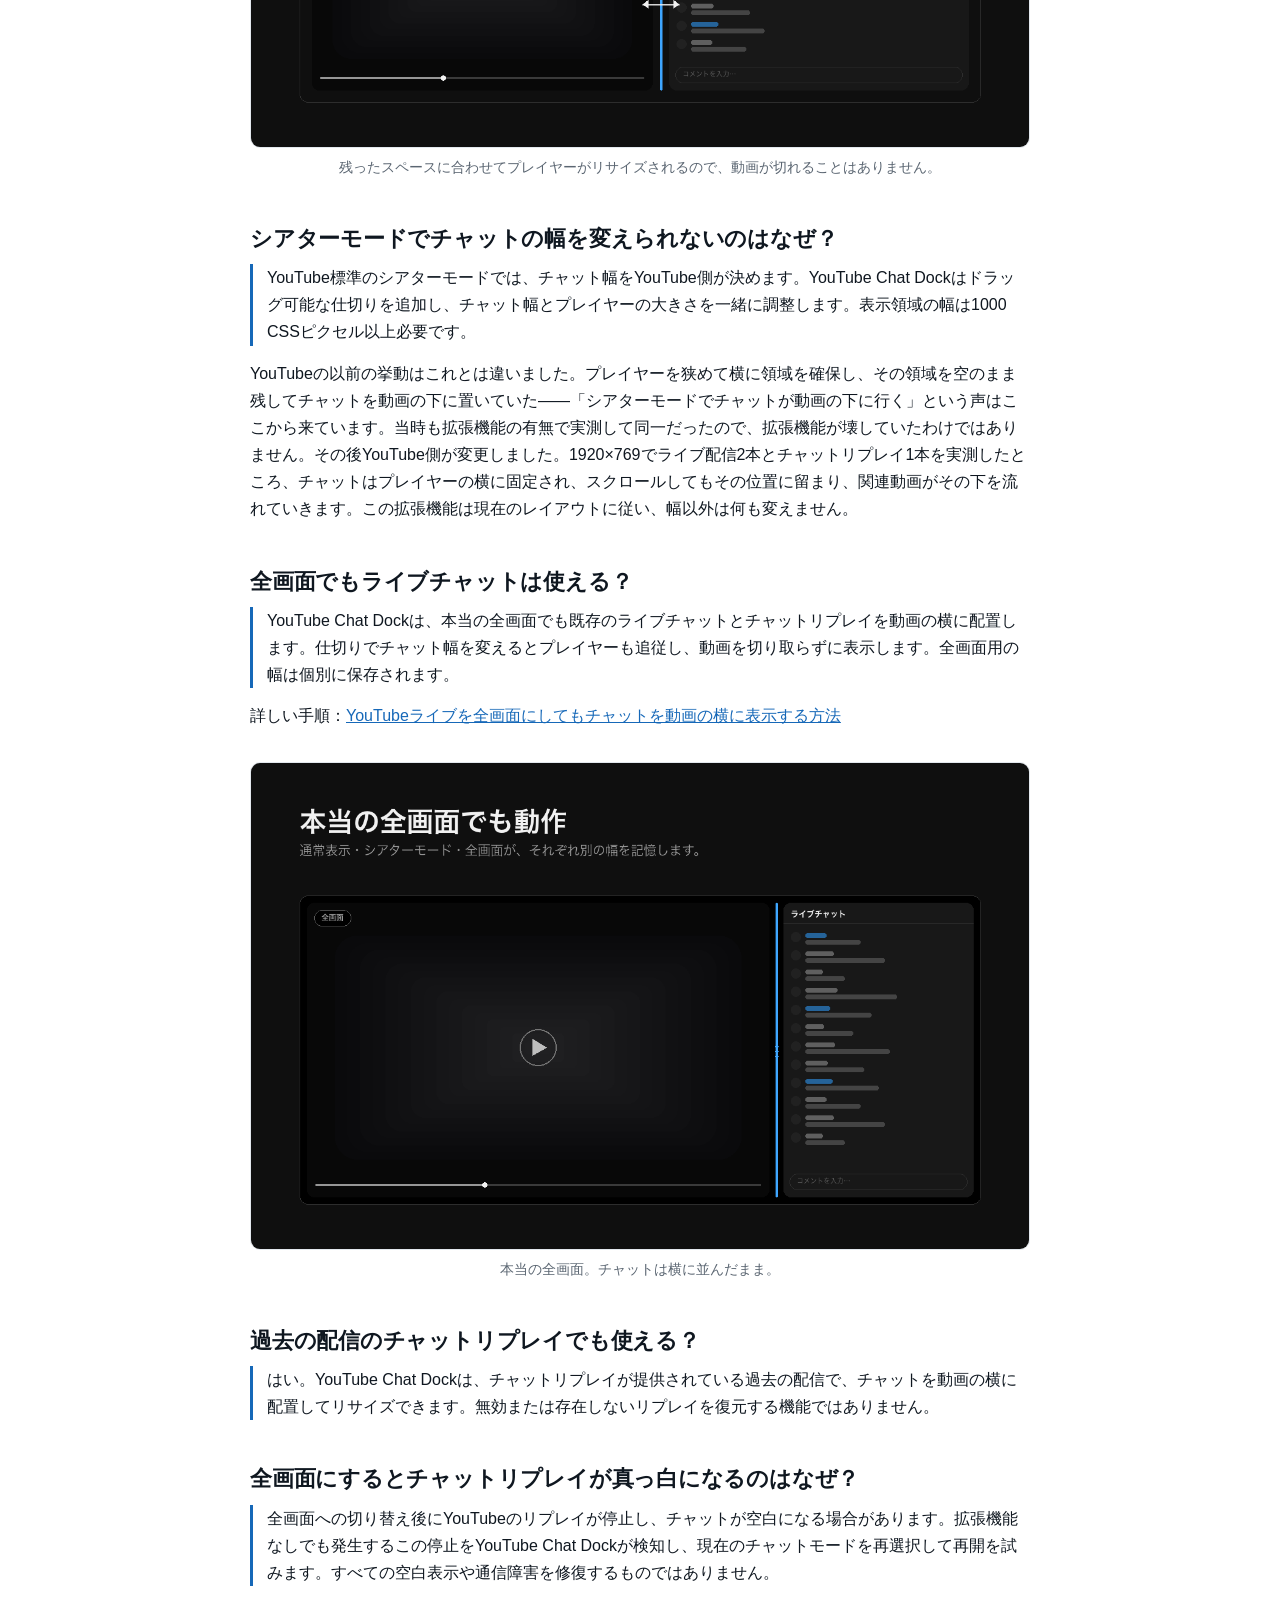
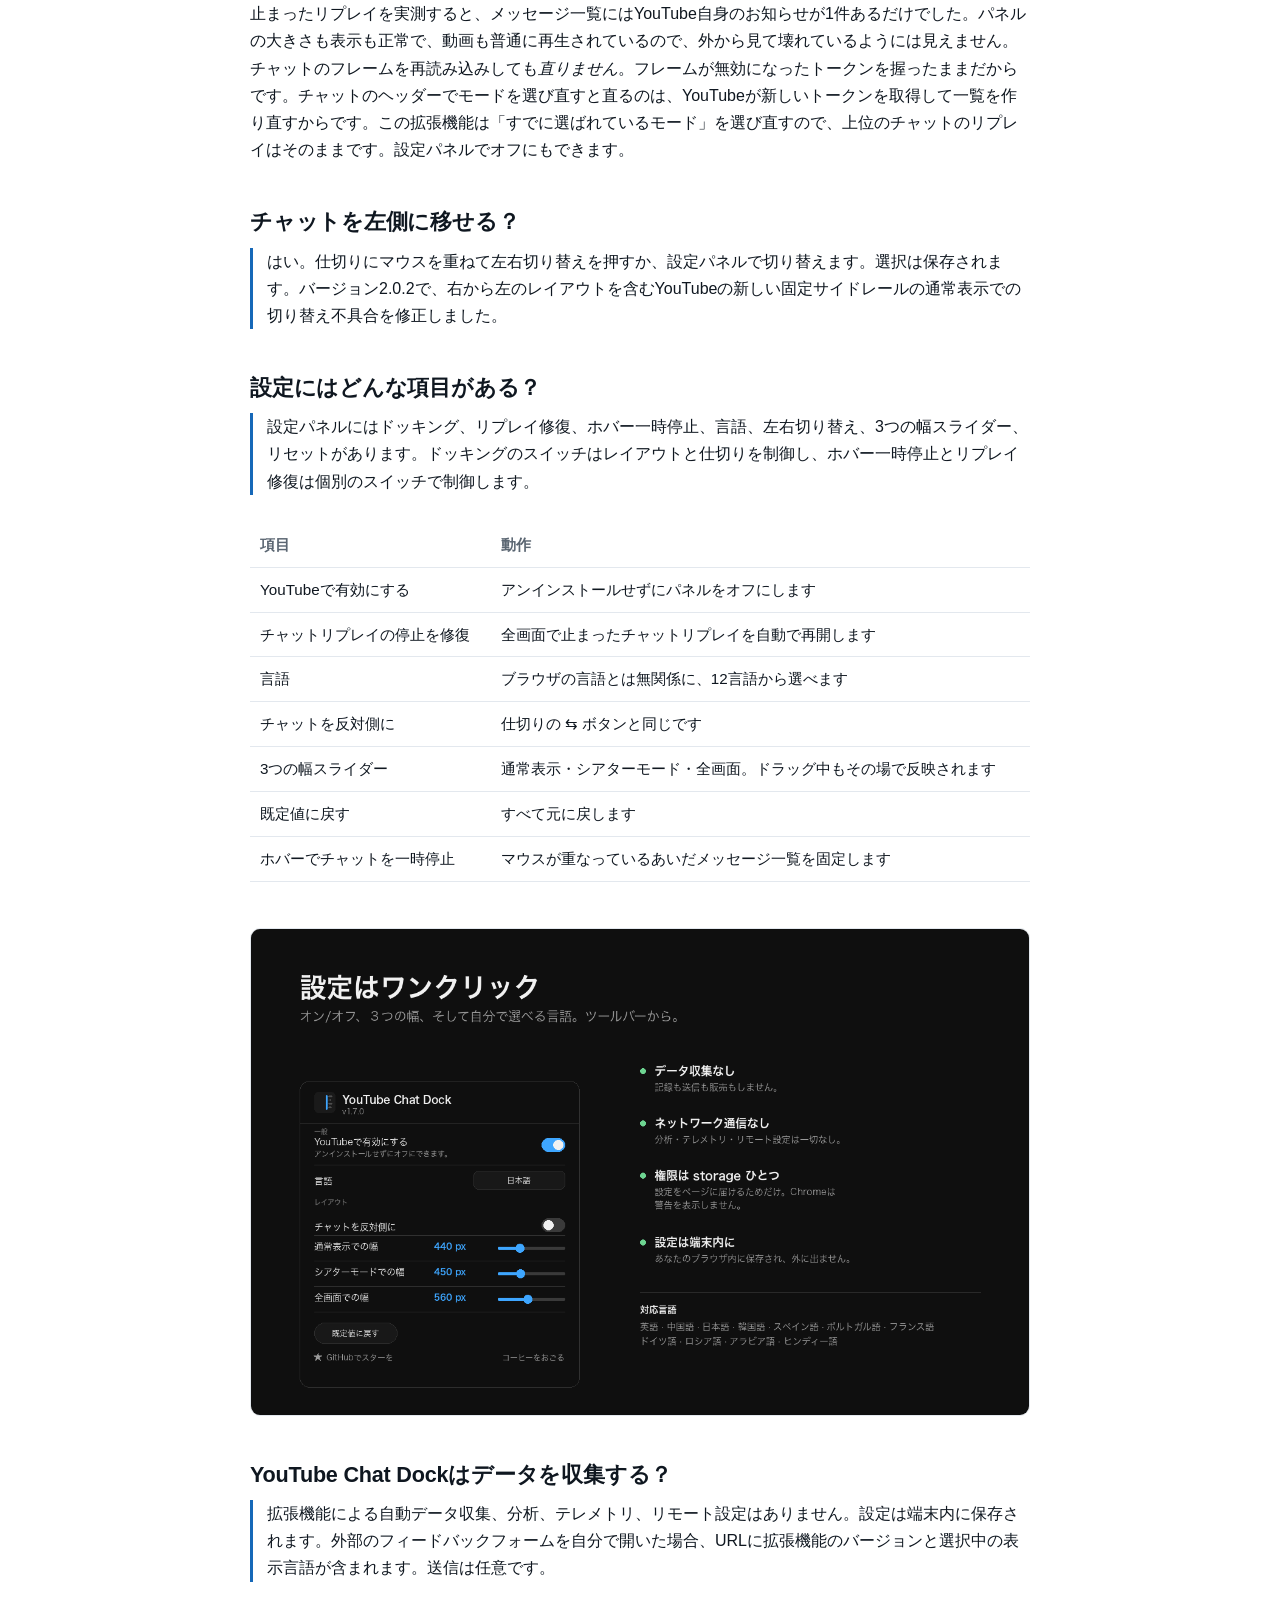
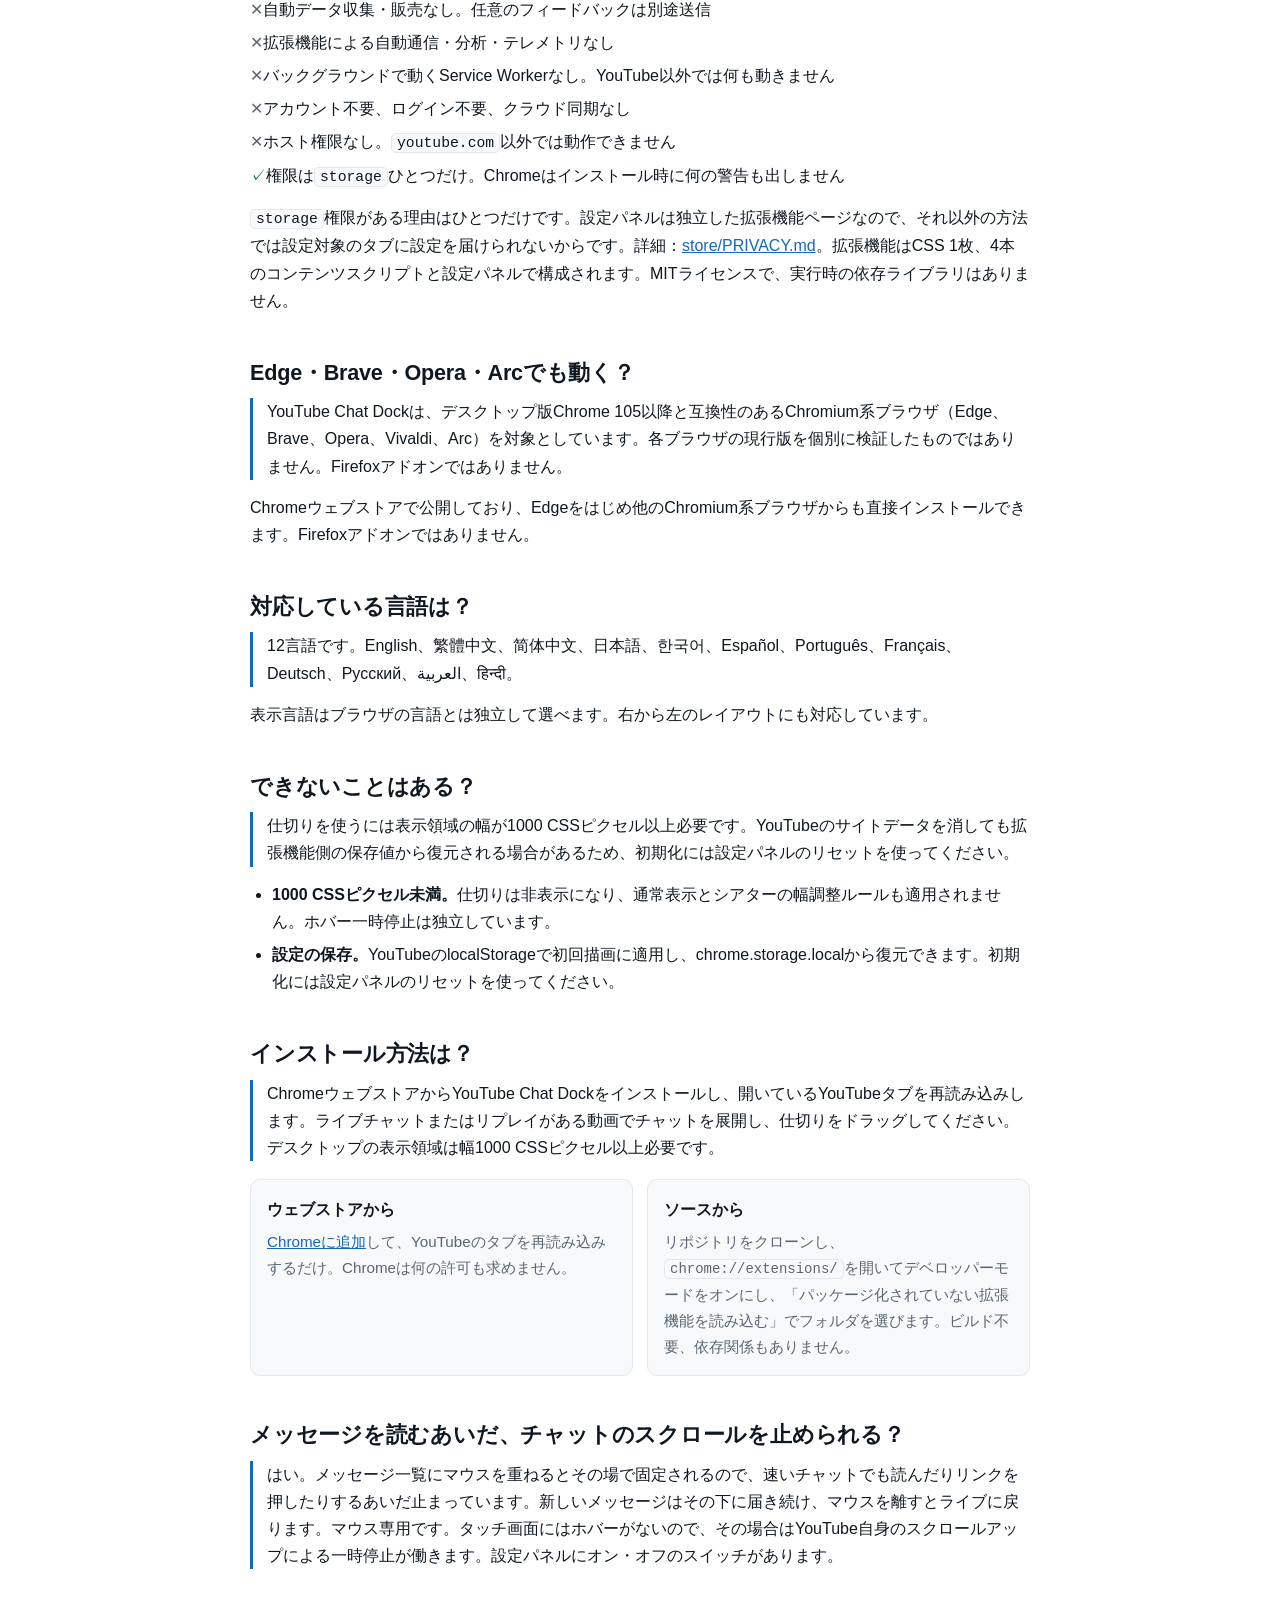
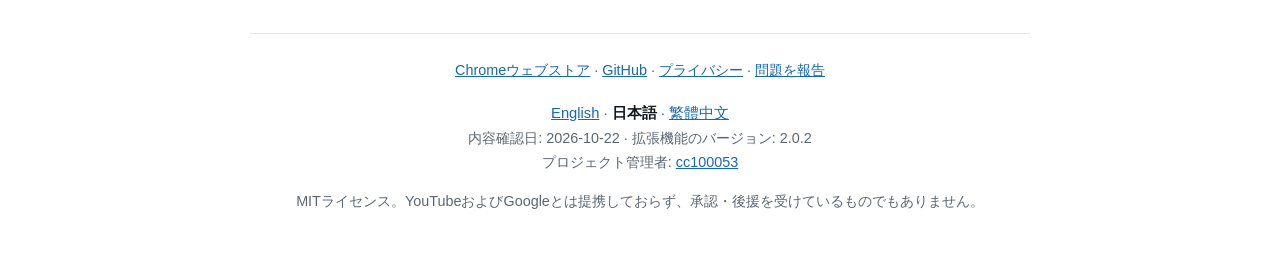
<file: docs/ja/index.html>
<!DOCTYPE html>
<!--
  GENERATED by store/make_pages.py — do not edit this file directly.
  Edit the strings in that script and re-run it, or the next run silently
  reverts whatever you changed here.

  Each FAQ opens with a direct answer, with product requirements and known
  limitations in visible text. Structured data describes that same content;
  it does not guarantee indexing, rich results or inclusion in AI answers.

  The FAQPage JSON-LD below is emitted from the same strings as the visible
  answers, so the two cannot disagree. store/package.sh still compares them.

  No external requests of any kind: no fonts, no CDN, no analytics. That keeps
  the page fast, keeps the privacy claim in it literally true of the page
  itself, and means it cannot break when something else goes down.
-->
<html lang="ja">
<head>
<meta charset="utf-8">
<meta name="viewport" content="width=device-width, initial-scale=1">

<title>YouTube Chat Dock — YouTubeのライブチャットをサイドパネルに</title>
<meta name="description" content="YouTubeのライブチャットとチャットのリプレイを、動画の横に並ぶ幅可変のサイドパネルにする無料のChrome拡張機能。通常表示・シアターモード・全画面のすべてで動作します。">
<link rel="canonical" href="https://cc100053.github.io/YouTube-Chat-Dock/ja/">
<link rel="alternate" hreflang="en" href="https://cc100053.github.io/YouTube-Chat-Dock/">
<link rel="alternate" hreflang="ja" href="https://cc100053.github.io/YouTube-Chat-Dock/ja/">
<link rel="alternate" hreflang="zh-Hant" href="https://cc100053.github.io/YouTube-Chat-Dock/zh-TW/">
<link rel="alternate" hreflang="x-default" href="https://cc100053.github.io/YouTube-Chat-Dock/">
<link rel="icon" href="../assets/icon128.png" type="image/png">

<meta property="og:type" content="website">
<meta property="og:site_name" content="YouTube Chat Dock">
<meta property="og:locale" content="ja_JP">
<meta property="og:title" content="YouTube Chat Dock — YouTubeのライブチャットをサイドパネルに">
<meta property="og:description" content="YouTubeのライブチャットとチャットのリプレイを、動画の横に並ぶ幅可変のサイドパネルに。通常表示・シアターモード・全画面で動作。">
<meta property="og:url" content="https://cc100053.github.io/YouTube-Chat-Dock/ja/">
<meta property="og:image" content="https://cc100053.github.io/YouTube-Chat-Dock/assets/screenshot-1-side-panel.png">
<meta name="twitter:card" content="summary_large_image">
<meta name="twitter:title" content="YouTube Chat Dock — YouTubeのライブチャットをサイドパネルに">
<meta name="twitter:description" content="YouTubeのライブチャットとチャットのリプレイを、動画の横に並ぶ幅可変のサイドパネルに。通常表示・シアターモード・全画面で動作。">
<meta name="twitter:image" content="https://cc100053.github.io/YouTube-Chat-Dock/assets/screenshot-1-side-panel.png">

<style>
:root{
  --bg:#ffffff; --fg:#0f1720; --muted:#5b6672; --line:#e3e8ee;
  --card:#f7f9fb; --accent:#1668b8; --accent-fg:#ffffff; --ok:#177245;
}
@media (prefers-color-scheme:dark){
  :root{
    --bg:#0e1116; --fg:#e8edf3; --muted:#9aa7b4; --line:#232a33;
    --card:#161b22; --accent:#3ea6ff; --accent-fg:#06121e; --ok:#6dd491;
  }
}
*{box-sizing:border-box}
html{-webkit-text-size-adjust:100%}
body{
  margin:0; background:var(--bg); color:var(--fg);
  font:16px/1.7 -apple-system,BlinkMacSystemFont,"Segoe UI",Roboto,
       "Hiragino Sans","Noto Sans JP","Noto Sans TC","PingFang TC",
       "Microsoft JhengHei",Helvetica,Arial,sans-serif;
}
.wrap{max-width:820px; margin:0 auto; padding:0 20px}
a{color:var(--accent)}
img,video{max-width:100%; height:auto}

header{text-align:center; padding:56px 0 8px}
header img.logo{width:76px; height:76px}
h1{font-size:2.1rem; line-height:1.25; margin:16px 0 6px; letter-spacing:-.02em}
.tagline{font-size:1.2rem; color:var(--muted); margin:0 0 8px}
.lede{max-width:62ch; margin:0 auto; color:var(--fg)}

.langs{margin:18px 0 0; color:var(--muted); font-size:.92rem}
.langs strong{color:var(--fg)}

.cta{display:flex; gap:12px; justify-content:center; flex-wrap:wrap; margin:28px 0 10px}
.btn{
  display:inline-block; padding:12px 22px; border-radius:9px; font-weight:600;
  text-decoration:none; border:1px solid var(--accent);
  background:var(--accent); color:var(--accent-fg);
}
.btn.ghost{background:transparent; color:var(--accent)}
.meta{text-align:center; color:var(--muted); font-size:.9rem; margin:0 0 12px}

figure{margin:32px 0}
figcaption{color:var(--muted); font-size:.88rem; text-align:center; margin-top:8px}
.shot{border:1px solid var(--line); border-radius:10px; display:block}

h2{font-size:1.35rem; line-height:1.4; margin:44px 0 10px; letter-spacing:-.01em}
h3{font-size:1.05rem; margin:26px 0 6px}
p{margin:0 0 14px}
ul{margin:0 0 14px; padding-inline-start:22px}
li{margin:6px 0}

.answer{
  border-inline-start:3px solid var(--accent); padding-inline-start:14px;
  margin:0 0 14px; font-weight:500;
}
.grid{display:grid; grid-template-columns:repeat(auto-fit,minmax(240px,1fr)); gap:14px; margin:18px 0}
.card{background:var(--card); border:1px solid var(--line); border-radius:10px; padding:16px}
.card h3{margin:0 0 6px; font-size:1rem}
.card p{margin:0; color:var(--muted); font-size:.95rem}

table{width:100%; border-collapse:collapse; margin:14px 0; font-size:.95rem}
caption{text-align:start; font-size:1.2rem; font-weight:600; color:var(--fg)}
.facts th{width:24%}
th,td{text-align:start; padding:9px 10px; border-bottom:1px solid var(--line); vertical-align:top}
th{color:var(--muted); font-weight:600}
.scroller{overflow-x:auto}

.privacy li{list-style:none; margin-inline-start:-22px}
.privacy .no::before{content:"\2715 "; color:var(--muted)}
.privacy .yes::before{content:"\2713 "; color:var(--ok)}

footer{
  margin:64px 0 0; padding:24px 0 48px; border-top:1px solid var(--line);
  color:var(--muted); font-size:.9rem; text-align:center;
}
code{background:var(--card); border:1px solid var(--line); border-radius:5px; padding:1px 5px; font-size:.92em}
</style>
</head>
<body>

<div class="wrap">

<header>
  <img class="logo" src="../assets/icon128.png" width="76" height="76" alt="YouTube Chat Dock logo">
  <h1>YouTube Chat Dock</h1>
  <p class="tagline">チャットは動画の横に。上にかぶせない。</p>
  <p class="lede">YouTubeのライブチャットとチャットのリプレイを、幅を変えられるサイドパネルにする無料・オープンソースのChrome拡張機能です。通常表示・シアターモード・本当の全画面のすべてで動作します。プレイヤー自体がチャットの横に収まるようリサイズされるため、チャットが動画を覆うことも、動画が切れることもありません。</p>
  <nav class="langs" aria-label="言語"><a href="https://cc100053.github.io/YouTube-Chat-Dock/" hreflang="en">English</a> <span aria-hidden="true">·</span> <strong aria-current="true">日本語</strong> <span aria-hidden="true">·</span> <a href="https://cc100053.github.io/YouTube-Chat-Dock/zh-TW/" hreflang="zh-TW">繁體中文</a></nav>
  <div class="cta">
    <a class="btn" href="https://chromewebstore.google.com/detail/youtube-chat-dock/bkmbhlkcjbkjapbamkidacajjfhoiiam">Chromeに追加（無料）</a>
    <a class="btn ghost" href="https://github.com/cc100053/YouTube-Chat-Dock">GitHubでソースを見る</a>
  </div>
  <p class="meta">デスクトップ版Chrome 105以降と互換性のあるChromium系ブラウザ · storage権限のみ · 自動データ収集なし · UIは12言語 · MITライセンス</p>
</header>

<main>
<table class="facts">
  <caption>YouTube Chat Dockの基本情報</caption>
  <tbody><tr><th scope="row">拡張機能のバージョン</th><td>2.0.2</td></tr><tr><th scope="row">料金とライセンス</th><td>無料・オープンソース、MITライセンス</td></tr><tr><th scope="row">対象</th><td>既存のYouTubeライブチャットとチャットリプレイ。チャットがない動画に新しく作る機能はありません</td></tr><tr><th scope="row">表示モード</th><td>通常表示・シアターモード・全画面で、それぞれ別の幅を保存</td></tr><tr><th scope="row">必要な表示領域</th><td>仕切りには幅1000 CSSピクセル以上が必要。チャット幅は最小120 CSSピクセルで、上限は空き領域によります</td></tr></tbody>
</table>
<nav aria-label="目次"><ul><li><a href="#faq-2">YouTubeのライブチャットの幅は変えられる？</a></li><li><a href="#faq-4">全画面でもライブチャットは使える？</a></li><li><a href="#faq-9">YouTube Chat Dockはデータを収集する？</a></li><li><a href="#faq-12">できないことはある？</a></li><li><a href="#faq-13">インストール方法は？</a></li></ul></nav>

<!--
  MP4, not a GIF, and that is measured rather than preferred. The clip is
  full-motion game footage with a scrolling chat beside it, so nearly every
  pixel changes every frame and GIF's inter-frame compression has nothing to
  work with: the same 2.8 seconds measured 4.3MB as a 480px GIF that looked
  rough, against 2.0MB as a 1280px MP4 that does not.
  Playback controls let readers start and pause the clip without autoplay.
-->
<figure>
  <video class="shot" src="../assets/demo.mp4" poster="../assets/demo-poster.jpg"
         width="1280" height="732"
         controls loop muted playsinline preload="none"
         aria-label="画面録画：YouTubeの全画面表示で、ライブチャットが動画の横にドッキングされている様子。パネルを反対側に移動したあと、仕切りをドラッグして幅を528pxから184pxまで変更しても、動画は切れずにリサイズされる。">
  </video>
  <figcaption>ライブ配信を本当の全画面で表示したところ。チャットを反対側に移し、そのあと仕切りを528pxから184pxまでドラッグ。プレイヤーが追従してリサイズされ、動画は一度も切れていません。</figcaption>
</figure>
<p>収録済みのデモです。利用条件と制限についてはFAQをご確認ください。</p>

<figure>
  <img class="shot" loading="lazy" decoding="async" src="../assets/ja/screenshot-1-side-panel.png" width="1280" height="800"
       alt="YouTubeのライブチャットが動画の右側に幅可変の列としてドッキングされ、あいだにドラッグ可能な仕切りがある図">
  <figcaption>チャットはプレイヤーの横の独立した列。あいだの仕切りをドラッグできます。</figcaption>
</figure>

<div id="faq">
<section id="faq-1">

<h2>YouTubeのライブチャットを動画の横に並べるには？</h2>

<p class="answer">
  ChromeウェブストアからYouTube Chat Dockをインストールし、YouTubeを再読み込みします。ライブチャットまたはチャットリプレイがある動画を開き、幅1000 CSSピクセル以上のデスクトップ表示で仕切りをドラッグすると、既存のチャットを動画の横でリサイズできます。
</p>

<p>YouTube Chat Dockは、すでにページにあるチャットのレイアウトを組み替えるだけです。ですからチャットはYouTube純正のまま、スーパーチャットもスタンプもモデレーション機能もメンバーバッジもそのまま動きます。作り直しても、経由させてもいません。変わるのは、チャットがどこに置かれ、どれだけの幅を持つかだけです。</p>

</section>

<section id="faq-2">

<h2>YouTubeのライブチャットの幅は変えられる？</h2>

<p class="answer">
  はい、動画とチャットのあいだの仕切りをドラッグします。通常表示・シアターモード・全画面はそれぞれ別の幅を記憶するので、全画面にしてもレイアウトが崩れません。
</p>

<ul><li>仕切りをドラッグして最小120 CSSピクセルから調整できます。上限は表示領域の空きによります。</li><li>仕切りをダブルクリックすると既定の幅に戻ります。</li><li>仕切りにフォーカスして矢印キーでも調整できます。Shiftで大きく、HomeとEndで最小・最大へ。</li><li>仕切りにマウスを重ねて左右切り替えを押すか、設定パネルで切り替えます。選択は保存されます。</li><li>設定パネルのスライダーでも変更でき、ドラッグ中に反映されます。</li></ul>

<figure>
  <img class="shot" loading="lazy" decoding="async" src="../assets/ja/screenshot-2-drag-to-resize.png" width="1280" height="800"
       alt="仕切りをドラッグし、残ったスペースに合わせて動画がリサイズされる様子の図">
  <figcaption>残ったスペースに合わせてプレイヤーがリサイズされるので、動画が切れることはありません。</figcaption>
</figure>

</section>

<section id="faq-3">

<h2>シアターモードでチャットの幅を変えられないのはなぜ？</h2>

<p class="answer">
  YouTube標準のシアターモードでは、チャット幅をYouTube側が決めます。YouTube Chat Dockはドラッグ可能な仕切りを追加し、チャット幅とプレイヤーの大きさを一緒に調整します。表示領域の幅は1000 CSSピクセル以上必要です。
</p>

<p>YouTubeの以前の挙動はこれとは違いました。プレイヤーを狭めて横に領域を確保し、その領域を空のまま残してチャットを動画の下に置いていた——「シアターモードでチャットが動画の下に行く」という声はここから来ています。当時も拡張機能の有無で実測して同一だったので、拡張機能が壊していたわけではありません。その後YouTube側が変更しました。1920&times;769でライブ配信2本とチャットリプレイ1本を実測したところ、チャットはプレイヤーの横に固定され、スクロールしてもその位置に留まり、関連動画がその下を流れていきます。この拡張機能は現在のレイアウトに従い、幅以外は何も変えません。</p>

</section>

<section id="faq-4">

<h2>全画面でもライブチャットは使える？</h2>

<p class="answer">
  YouTube Chat Dockは、本当の全画面でも既存のライブチャットとチャットリプレイを動画の横に配置します。仕切りでチャット幅を変えるとプレイヤーも追従し、動画を切り取らずに表示します。全画面用の幅は個別に保存されます。
</p>

<p>詳しい手順：<a href="https://cc100053.github.io/YouTube-Chat-Dock/ja/guides/youtube-live-chat-fullscreen/">YouTubeライブを全画面にしてもチャットを動画の横に表示する方法</a></p>

<figure>
  <img class="shot" loading="lazy" decoding="async" src="../assets/ja/screenshot-3-fullscreen.png" width="1280" height="800"
       alt="本当の全画面でチャットが動画の横にドッキングされ、動画が切れていない様子の図">
  <figcaption>本当の全画面。チャットは横に並んだまま。</figcaption>
</figure>

</section>

<section id="faq-5">

<h2>過去の配信のチャットリプレイでも使える？</h2>

<p class="answer">
  はい。YouTube Chat Dockは、チャットリプレイが提供されている過去の配信で、チャットを動画の横に配置してリサイズできます。無効または存在しないリプレイを復元する機能ではありません。
</p>

</section>

<section id="faq-6">

<h2>全画面にするとチャットリプレイが真っ白になるのはなぜ？</h2>

<p class="answer">
  全画面への切り替え後にYouTubeのリプレイが停止し、チャットが空白になる場合があります。拡張機能なしでも発生するこの停止をYouTube Chat Dockが検知し、現在のチャットモードを再選択して再開を試みます。すべての空白表示や通信障害を修復するものではありません。
</p>

<p>止まったリプレイを実測すると、メッセージ一覧にはYouTube自身のお知らせが1件あるだけでした。パネルの大きさも表示も正常で、動画も普通に再生されているので、外から見て壊れているようには見えません。チャットのフレームを再読み込みしても<em>直りません</em>。フレームが無効になったトークンを握ったままだからです。チャットのヘッダーでモードを選び直すと直るのは、YouTubeが新しいトークンを取得して一覧を作り直すからです。この拡張機能は「すでに選ばれているモード」を選び直すので、上位のチャットのリプレイはそのままです。設定パネルでオフにもできます。</p>

</section>

<section id="faq-7">

<h2>チャットを左側に移せる？</h2>

<p class="answer">
  はい。仕切りにマウスを重ねて左右切り替えを押すか、設定パネルで切り替えます。選択は保存されます。バージョン2.0.2で、右から左のレイアウトを含むYouTubeの新しい固定サイドレールの通常表示での切り替え不具合を修正しました。
</p>

</section>

<section id="faq-8">

<h2>設定にはどんな項目がある？</h2>

<p class="answer">
  設定パネルにはドッキング、リプレイ修復、ホバー一時停止、言語、左右切り替え、3つの幅スライダー、リセットがあります。ドッキングのスイッチはレイアウトと仕切りを制御し、ホバー一時停止とリプレイ修復は個別のスイッチで制御します。
</p>

<div class="scroller">
<table>
  <tr><th>項目</th><th>動作</th></tr>
  <tr><td>YouTubeで有効にする</td><td>アンインストールせずにパネルをオフにします</td></tr><tr><td>チャットリプレイの停止を修復</td><td>全画面で止まったチャットリプレイを自動で再開します</td></tr><tr><td>言語</td><td>ブラウザの言語とは無関係に、12言語から選べます</td></tr><tr><td>チャットを反対側に</td><td>仕切りの &#8646; ボタンと同じです</td></tr><tr><td>3つの幅スライダー</td><td>通常表示・シアターモード・全画面。ドラッグ中もその場で反映されます</td></tr><tr><td>既定値に戻す</td><td>すべて元に戻します</td></tr><tr><td>ホバーでチャットを一時停止</td><td>マウスが重なっているあいだメッセージ一覧を固定します</td></tr>
</table>
</div>

<figure>
  <img class="shot" loading="lazy" decoding="async" src="../assets/ja/screenshot-5-settings.png" width="1280" height="800"
       alt="設定パネル。有効化スイッチ、言語選択、左右切り替え、3つの幅スライダーが表示されている">
</figure>

</section>

<section id="faq-9">

<h2>YouTube Chat Dockはデータを収集する？</h2>

<p class="answer">
  拡張機能による自動データ収集、分析、テレメトリ、リモート設定はありません。設定は端末内に保存されます。外部のフィードバックフォームを自分で開いた場合、URLに拡張機能のバージョンと選択中の表示言語が含まれます。送信は任意です。
</p>

<ul class="privacy"><li class="no">自動データ収集・販売なし。任意のフィードバックは別途送信</li><li class="no">拡張機能による自動通信・分析・テレメトリなし</li><li class="no">バックグラウンドで動くService Workerなし。YouTube以外では何も動きません</li><li class="no">アカウント不要、ログイン不要、クラウド同期なし</li><li class="no">ホスト権限なし。<code>youtube.com</code>以外では動作できません</li><li class="yes">権限は<code>storage</code>ひとつだけ。Chromeはインストール時に何の警告も出しません</li></ul>

<p><code>storage</code>権限がある理由はひとつだけです。設定パネルは独立した拡張機能ページなので、それ以外の方法では設定対象のタブに設定を届けられないからです。詳細：<a href="https://github.com/cc100053/YouTube-Chat-Dock/blob/main/store/PRIVACY.md">store/PRIVACY.md</a>。拡張機能はCSS 1枚、4本のコンテンツスクリプトと設定パネルで構成されます。MITライセンスで、実行時の依存ライブラリはありません。</p>

</section>

<section id="faq-10">

<h2>Edge・Brave・Opera・Arcでも動く？</h2>

<p class="answer">
  YouTube Chat Dockは、デスクトップ版Chrome 105以降と互換性のあるChromium系ブラウザ（Edge、Brave、Opera、Vivaldi、Arc）を対象としています。各ブラウザの現行版を個別に検証したものではありません。Firefoxアドオンではありません。
</p>

<p>Chromeウェブストアで公開しており、Edgeをはじめ他のChromium系ブラウザからも直接インストールできます。Firefoxアドオンではありません。</p>

</section>

<section id="faq-11">

<h2>対応している言語は？</h2>

<p class="answer">
  12言語です。English、繁體中文、简体中文、日本語、한국어、Español、Português、Français、Deutsch、Русский、العربية、हिन्दी。
</p>

<p>表示言語はブラウザの言語とは独立して選べます。右から左のレイアウトにも対応しています。</p>

</section>

<section id="faq-12">

<h2>できないことはある？</h2>

<p class="answer">
  仕切りを使うには表示領域の幅が1000 CSSピクセル以上必要です。YouTubeのサイトデータを消しても拡張機能側の保存値から復元される場合があるため、初期化には設定パネルのリセットを使ってください。
</p>

<ul><li><strong>1000 CSSピクセル未満。</strong>仕切りは非表示になり、通常表示とシアターの幅調整ルールも適用されません。ホバー一時停止は独立しています。</li><li><strong>設定の保存。</strong>YouTubeのlocalStorageで初回描画に適用し、chrome.storage.localから復元できます。初期化には設定パネルのリセットを使ってください。</li></ul>

</section>

<section id="faq-13">

<h2>インストール方法は？</h2>

<p class="answer">
  ChromeウェブストアからYouTube Chat Dockをインストールし、開いているYouTubeタブを再読み込みします。ライブチャットまたはリプレイがある動画でチャットを展開し、仕切りをドラッグしてください。デスクトップの表示領域は幅1000 CSSピクセル以上必要です。
</p>

<div class="grid"><div class="card"><h3>ウェブストアから</h3><p><a href="https://chromewebstore.google.com/detail/youtube-chat-dock/bkmbhlkcjbkjapbamkidacajjfhoiiam">Chromeに追加</a>して、YouTubeのタブを再読み込みするだけ。Chromeは何の許可も求めません。</p></div><div class="card"><h3>ソースから</h3><p>リポジトリをクローンし、<code>chrome://extensions/</code>を開いてデベロッパーモードをオンにし、「パッケージ化されていない拡張機能を読み込む」でフォルダを選びます。ビルド不要、依存関係もありません。</p></div></div>

</section>

<section id="faq-14">

<h2>メッセージを読むあいだ、チャットのスクロールを止められる？</h2>

<p class="answer">
  はい。メッセージ一覧にマウスを重ねるとその場で固定されるので、速いチャットでも読んだりリンクを押したりするあいだ止まっています。新しいメッセージはその下に届き続け、マウスを離すとライブに戻ります。マウス専用です。タッチ画面にはホバーがないので、その場合はYouTube自身のスクロールアップによる一時停止が働きます。設定パネルにオン・オフのスイッチがあります。
</p>

</section>
</div>
</main>

<footer>
  <p><a href="https://chromewebstore.google.com/detail/youtube-chat-dock/bkmbhlkcjbkjapbamkidacajjfhoiiam">Chromeウェブストア</a> <span aria-hidden="true">&middot;</span> <a href="https://github.com/cc100053/YouTube-Chat-Dock">GitHub</a> <span aria-hidden="true">&middot;</span> <a href="https://github.com/cc100053/YouTube-Chat-Dock/blob/main/store/PRIVACY.md">プライバシー</a> <span aria-hidden="true">&middot;</span> <a href="https://github.com/cc100053/YouTube-Chat-Dock/issues">問題を報告</a></p>
  <nav class="langs" aria-label="言語"><a href="https://cc100053.github.io/YouTube-Chat-Dock/" hreflang="en">English</a> <span aria-hidden="true">·</span> <strong aria-current="true">日本語</strong> <span aria-hidden="true">·</span> <a href="https://cc100053.github.io/YouTube-Chat-Dock/zh-TW/" hreflang="zh-TW">繁體中文</a></nav>
  <p>内容確認日: <time datetime="2026-10-22">2026-10-22</time> · 拡張機能のバージョン: 2.0.2<br>
  プロジェクト管理者: <a href="https://github.com/cc100053" rel="author">cc100053</a></p>
  <p>MITライセンス。YouTubeおよびGoogleとは提携しておらず、承認・後援を受けているものでもありません。</p>
</footer>

</div>

<script type="application/ld+json">
{
  "@context": "https://schema.org",
  "@graph": [
    {
      "@type": "SoftwareApplication",
      "@id": "https://cc100053.github.io/YouTube-Chat-Dock/#app",
      "name": "YouTube Chat Dock",
      "description": "YouTubeのライブチャットとチャットのリプレイを、通常表示・シアターモード・本当の全画面で、動画の横に並ぶ幅可変のサイドパネルにするChrome拡張機能。",
      "applicationCategory": "BrowserApplication",
      "applicationSubCategory": "Chrome Extension",
      "softwareRequirements": "Requires desktop Chrome 105+ or a compatible Chromium browser",
      "softwareVersion": "2.0.2",
      "url": "https://cc100053.github.io/YouTube-Chat-Dock/ja/",
      "inLanguage": [
        "en",
        "zh-Hant",
        "zh-Hans",
        "ja",
        "ko",
        "es",
        "pt-BR",
        "fr",
        "de",
        "ru",
        "ar",
        "hi"
      ],
      "author": {
        "@type": "Person",
        "name": "cc100053",
        "url": "https://github.com/cc100053"
      },
      "downloadUrl": "https://chromewebstore.google.com/detail/youtube-chat-dock/bkmbhlkcjbkjapbamkidacajjfhoiiam",
      "installUrl": "https://chromewebstore.google.com/detail/youtube-chat-dock/bkmbhlkcjbkjapbamkidacajjfhoiiam",
      "screenshot": "https://cc100053.github.io/YouTube-Chat-Dock/assets/ja/screenshot-1-side-panel.png",
      "license": "https://opensource.org/licenses/MIT",
      "isAccessibleForFree": true,
      "offers": {
        "@type": "Offer",
        "price": "0",
        "priceCurrency": "USD"
      },
      "featureList": [
        "YouTubeのライブチャットを、動画の横に並ぶ幅可変のサイドパネルにします",
        "ドラッグできる仕切り。通常表示・シアターモード・全画面がそれぞれ別の幅を記憶します",
        "マウスだけでなくキーボードでも幅を変えられます",
        "本当の全画面でも動作します。YouTube側ではチャットの幅も位置も変えられません",
        "シアターモードのチャット幅を変えられるようにし、プレイヤーもそれに合わせます",
        "アーカイブのチャットリプレイもライブチャットと同じように動きます",
        "固定サイドレールの通常表示を含め、チャットを反対側に移動できます",
        "右から左に読む言語のレイアウトに対応",
        "ブラウザの言語とは独立した12言語のUI",
        "マウスが重なっているあいだチャットが止まるので、速いチャットも読めます"
      ]
    },
    {
      "@type": "FAQPage",
      "@id": "https://cc100053.github.io/YouTube-Chat-Dock/ja/#faq",
      "url": "https://cc100053.github.io/YouTube-Chat-Dock/ja/",
      "name": "YouTube Chat Dock — YouTubeのライブチャットをサイドパネルに",
      "inLanguage": "ja",
      "lastReviewed": "2026-10-22",
      "about": {
        "@id": "https://cc100053.github.io/YouTube-Chat-Dock/#app"
      },
      "mainEntity": [
        {
          "@type": "Question",
          "@id": "https://cc100053.github.io/YouTube-Chat-Dock/ja/#faq-1",
          "name": "YouTubeのライブチャットを動画の横に並べるには？",
          "acceptedAnswer": {
            "@type": "Answer",
            "text": "ChromeウェブストアからYouTube Chat Dockをインストールし、YouTubeを再読み込みします。ライブチャットまたはチャットリプレイがある動画を開き、幅1000 CSSピクセル以上のデスクトップ表示で仕切りをドラッグすると、既存のチャットを動画の横でリサイズできます。"
          }
        },
        {
          "@type": "Question",
          "@id": "https://cc100053.github.io/YouTube-Chat-Dock/ja/#faq-2",
          "name": "YouTubeのライブチャットの幅は変えられる？",
          "acceptedAnswer": {
            "@type": "Answer",
            "text": "はい、動画とチャットのあいだの仕切りをドラッグします。通常表示・シアターモード・全画面はそれぞれ別の幅を記憶するので、全画面にしてもレイアウトが崩れません。"
          }
        },
        {
          "@type": "Question",
          "@id": "https://cc100053.github.io/YouTube-Chat-Dock/ja/#faq-3",
          "name": "シアターモードでチャットの幅を変えられないのはなぜ？",
          "acceptedAnswer": {
            "@type": "Answer",
            "text": "YouTube標準のシアターモードでは、チャット幅をYouTube側が決めます。YouTube Chat Dockはドラッグ可能な仕切りを追加し、チャット幅とプレイヤーの大きさを一緒に調整します。表示領域の幅は1000 CSSピクセル以上必要です。"
          }
        },
        {
          "@type": "Question",
          "@id": "https://cc100053.github.io/YouTube-Chat-Dock/ja/#faq-4",
          "name": "全画面でもライブチャットは使える？",
          "acceptedAnswer": {
            "@type": "Answer",
            "text": "YouTube Chat Dockは、本当の全画面でも既存のライブチャットとチャットリプレイを動画の横に配置します。仕切りでチャット幅を変えるとプレイヤーも追従し、動画を切り取らずに表示します。全画面用の幅は個別に保存されます。"
          }
        },
        {
          "@type": "Question",
          "@id": "https://cc100053.github.io/YouTube-Chat-Dock/ja/#faq-5",
          "name": "過去の配信のチャットリプレイでも使える？",
          "acceptedAnswer": {
            "@type": "Answer",
            "text": "はい。YouTube Chat Dockは、チャットリプレイが提供されている過去の配信で、チャットを動画の横に配置してリサイズできます。無効または存在しないリプレイを復元する機能ではありません。"
          }
        },
        {
          "@type": "Question",
          "@id": "https://cc100053.github.io/YouTube-Chat-Dock/ja/#faq-6",
          "name": "全画面にするとチャットリプレイが真っ白になるのはなぜ？",
          "acceptedAnswer": {
            "@type": "Answer",
            "text": "全画面への切り替え後にYouTubeのリプレイが停止し、チャットが空白になる場合があります。拡張機能なしでも発生するこの停止をYouTube Chat Dockが検知し、現在のチャットモードを再選択して再開を試みます。すべての空白表示や通信障害を修復するものではありません。"
          }
        },
        {
          "@type": "Question",
          "@id": "https://cc100053.github.io/YouTube-Chat-Dock/ja/#faq-7",
          "name": "チャットを左側に移せる？",
          "acceptedAnswer": {
            "@type": "Answer",
            "text": "はい。仕切りにマウスを重ねて左右切り替えを押すか、設定パネルで切り替えます。選択は保存されます。バージョン2.0.2で、右から左のレイアウトを含むYouTubeの新しい固定サイドレールの通常表示での切り替え不具合を修正しました。"
          }
        },
        {
          "@type": "Question",
          "@id": "https://cc100053.github.io/YouTube-Chat-Dock/ja/#faq-8",
          "name": "設定にはどんな項目がある？",
          "acceptedAnswer": {
            "@type": "Answer",
            "text": "設定パネルにはドッキング、リプレイ修復、ホバー一時停止、言語、左右切り替え、3つの幅スライダー、リセットがあります。ドッキングのスイッチはレイアウトと仕切りを制御し、ホバー一時停止とリプレイ修復は個別のスイッチで制御します。"
          }
        },
        {
          "@type": "Question",
          "@id": "https://cc100053.github.io/YouTube-Chat-Dock/ja/#faq-9",
          "name": "YouTube Chat Dockはデータを収集する？",
          "acceptedAnswer": {
            "@type": "Answer",
            "text": "拡張機能による自動データ収集、分析、テレメトリ、リモート設定はありません。設定は端末内に保存されます。外部のフィードバックフォームを自分で開いた場合、URLに拡張機能のバージョンと選択中の表示言語が含まれます。送信は任意です。"
          }
        },
        {
          "@type": "Question",
          "@id": "https://cc100053.github.io/YouTube-Chat-Dock/ja/#faq-10",
          "name": "Edge・Brave・Opera・Arcでも動く？",
          "acceptedAnswer": {
            "@type": "Answer",
            "text": "YouTube Chat Dockは、デスクトップ版Chrome 105以降と互換性のあるChromium系ブラウザ（Edge、Brave、Opera、Vivaldi、Arc）を対象としています。各ブラウザの現行版を個別に検証したものではありません。Firefoxアドオンではありません。"
          }
        },
        {
          "@type": "Question",
          "@id": "https://cc100053.github.io/YouTube-Chat-Dock/ja/#faq-11",
          "name": "対応している言語は？",
          "acceptedAnswer": {
            "@type": "Answer",
            "text": "12言語です。English、繁體中文、简体中文、日本語、한국어、Español、Português、Français、Deutsch、Русский、العربية、हिन्दी。"
          }
        },
        {
          "@type": "Question",
          "@id": "https://cc100053.github.io/YouTube-Chat-Dock/ja/#faq-12",
          "name": "できないことはある？",
          "acceptedAnswer": {
            "@type": "Answer",
            "text": "仕切りを使うには表示領域の幅が1000 CSSピクセル以上必要です。YouTubeのサイトデータを消しても拡張機能側の保存値から復元される場合があるため、初期化には設定パネルのリセットを使ってください。"
          }
        },
        {
          "@type": "Question",
          "@id": "https://cc100053.github.io/YouTube-Chat-Dock/ja/#faq-13",
          "name": "インストール方法は？",
          "acceptedAnswer": {
            "@type": "Answer",
            "text": "ChromeウェブストアからYouTube Chat Dockをインストールし、開いているYouTubeタブを再読み込みします。ライブチャットまたはリプレイがある動画でチャットを展開し、仕切りをドラッグしてください。デスクトップの表示領域は幅1000 CSSピクセル以上必要です。"
          }
        },
        {
          "@type": "Question",
          "@id": "https://cc100053.github.io/YouTube-Chat-Dock/ja/#faq-14",
          "name": "メッセージを読むあいだ、チャットのスクロールを止められる？",
          "acceptedAnswer": {
            "@type": "Answer",
            "text": "はい。メッセージ一覧にマウスを重ねるとその場で固定されるので、速いチャットでも読んだりリンクを押したりするあいだ止まっています。新しいメッセージはその下に届き続け、マウスを離すとライブに戻ります。マウス専用です。タッチ画面にはホバーがないので、その場合はYouTube自身のスクロールアップによる一時停止が働きます。設定パネルにオン・オフのスイッチがあります。"
          }
        }
      ]
    }
  ]
}
</script>

</body>
</html>
</file>
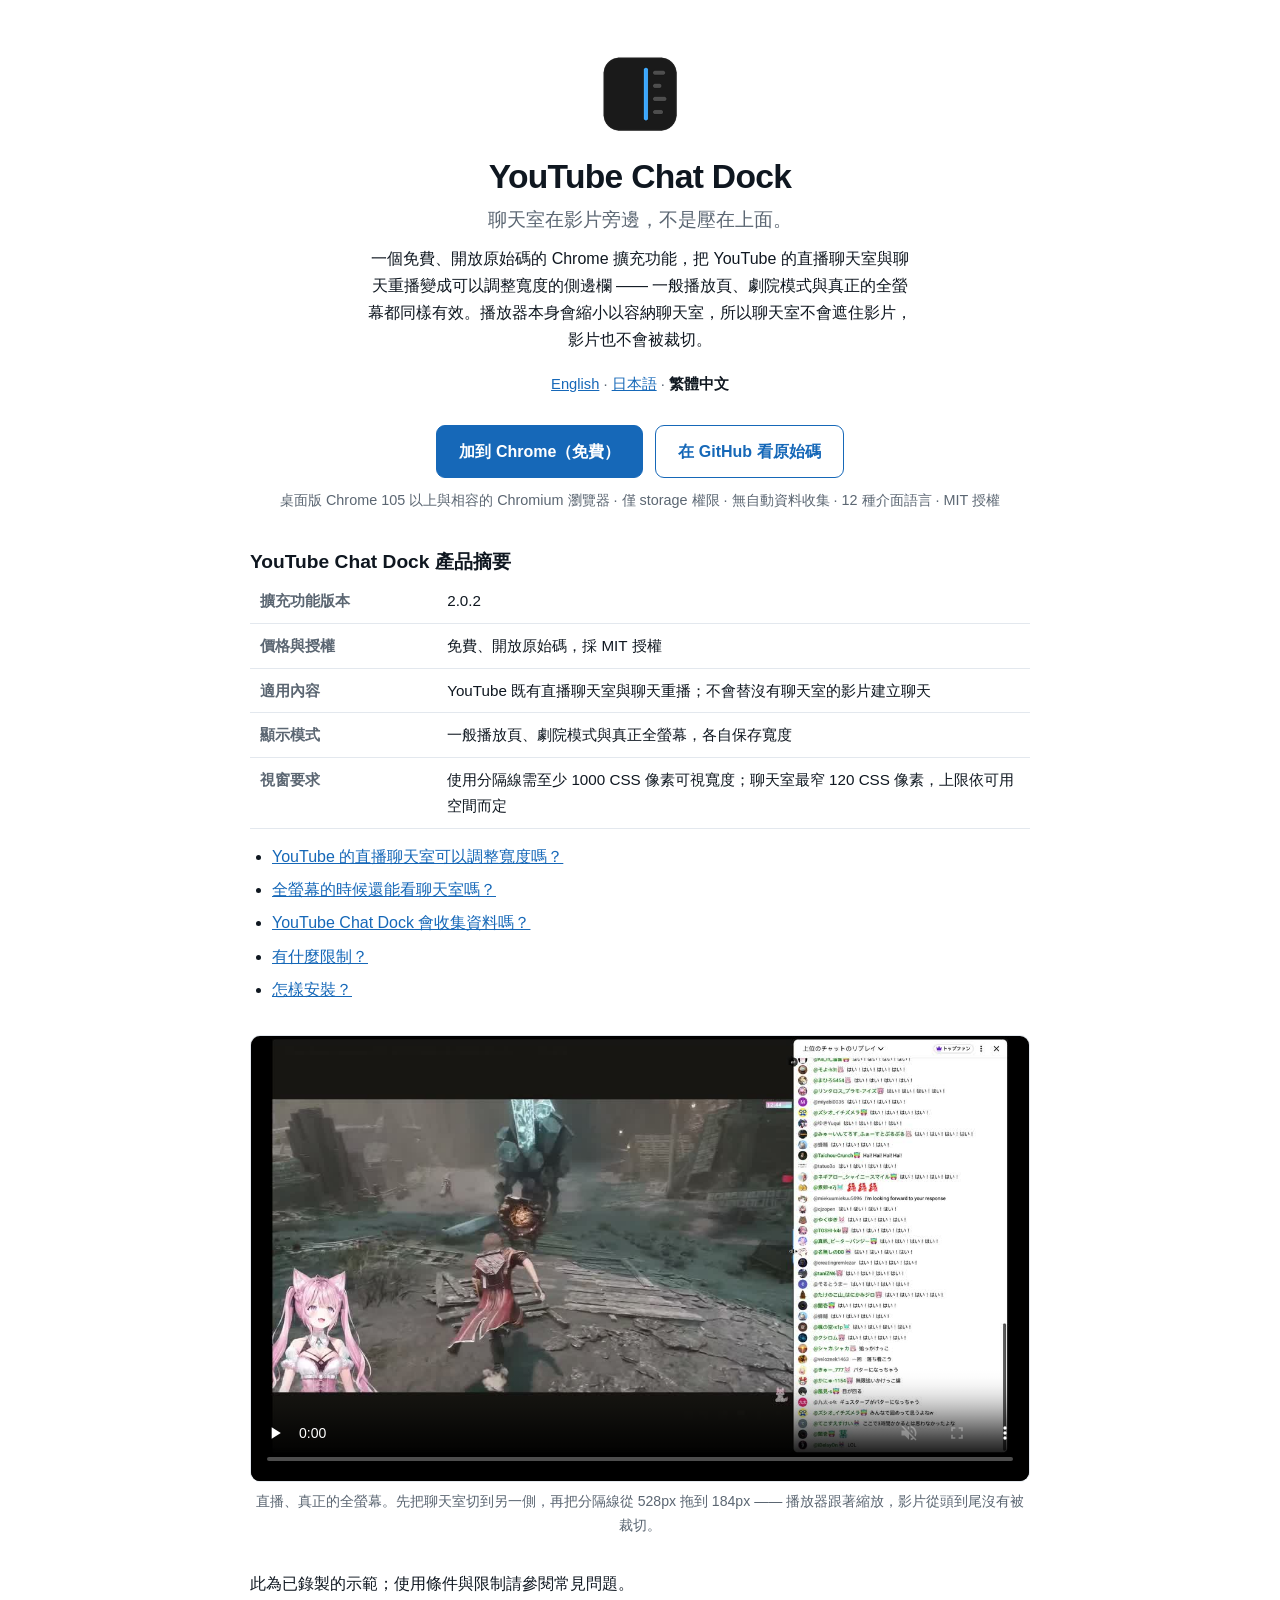
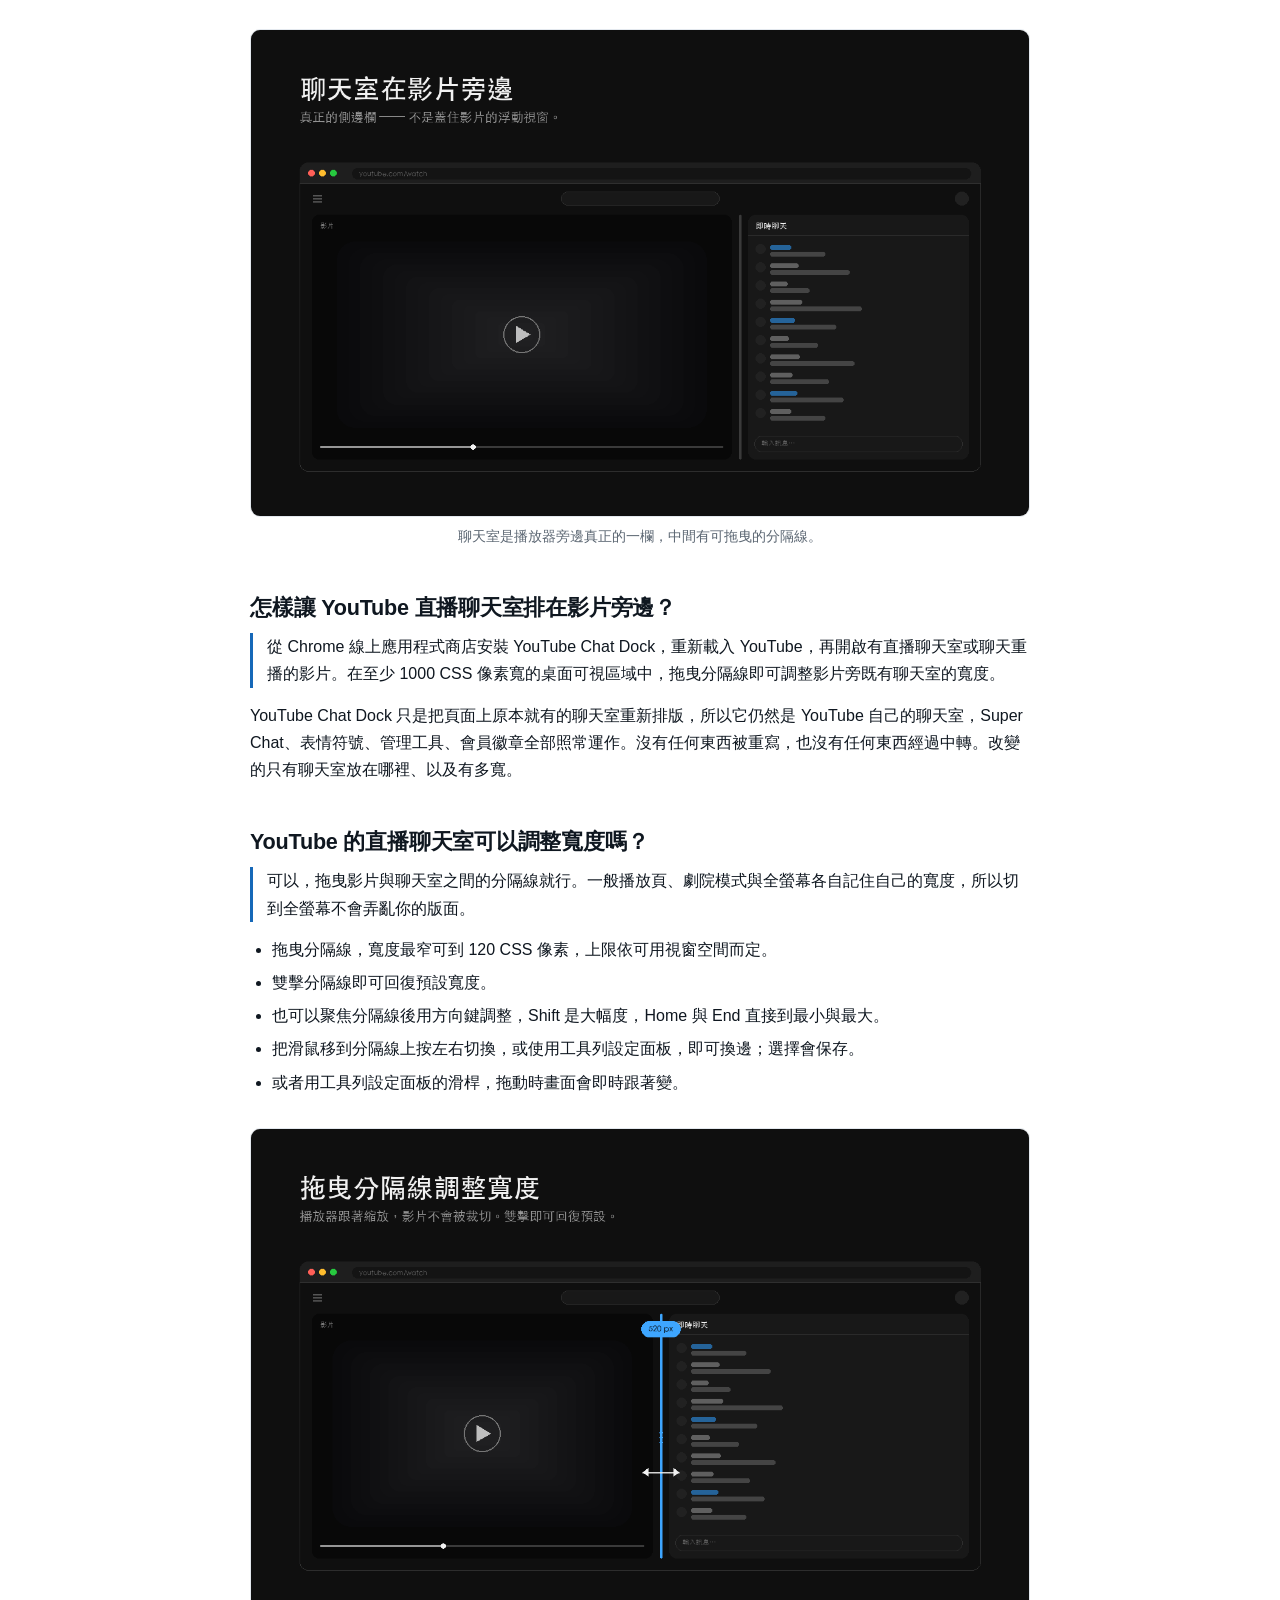
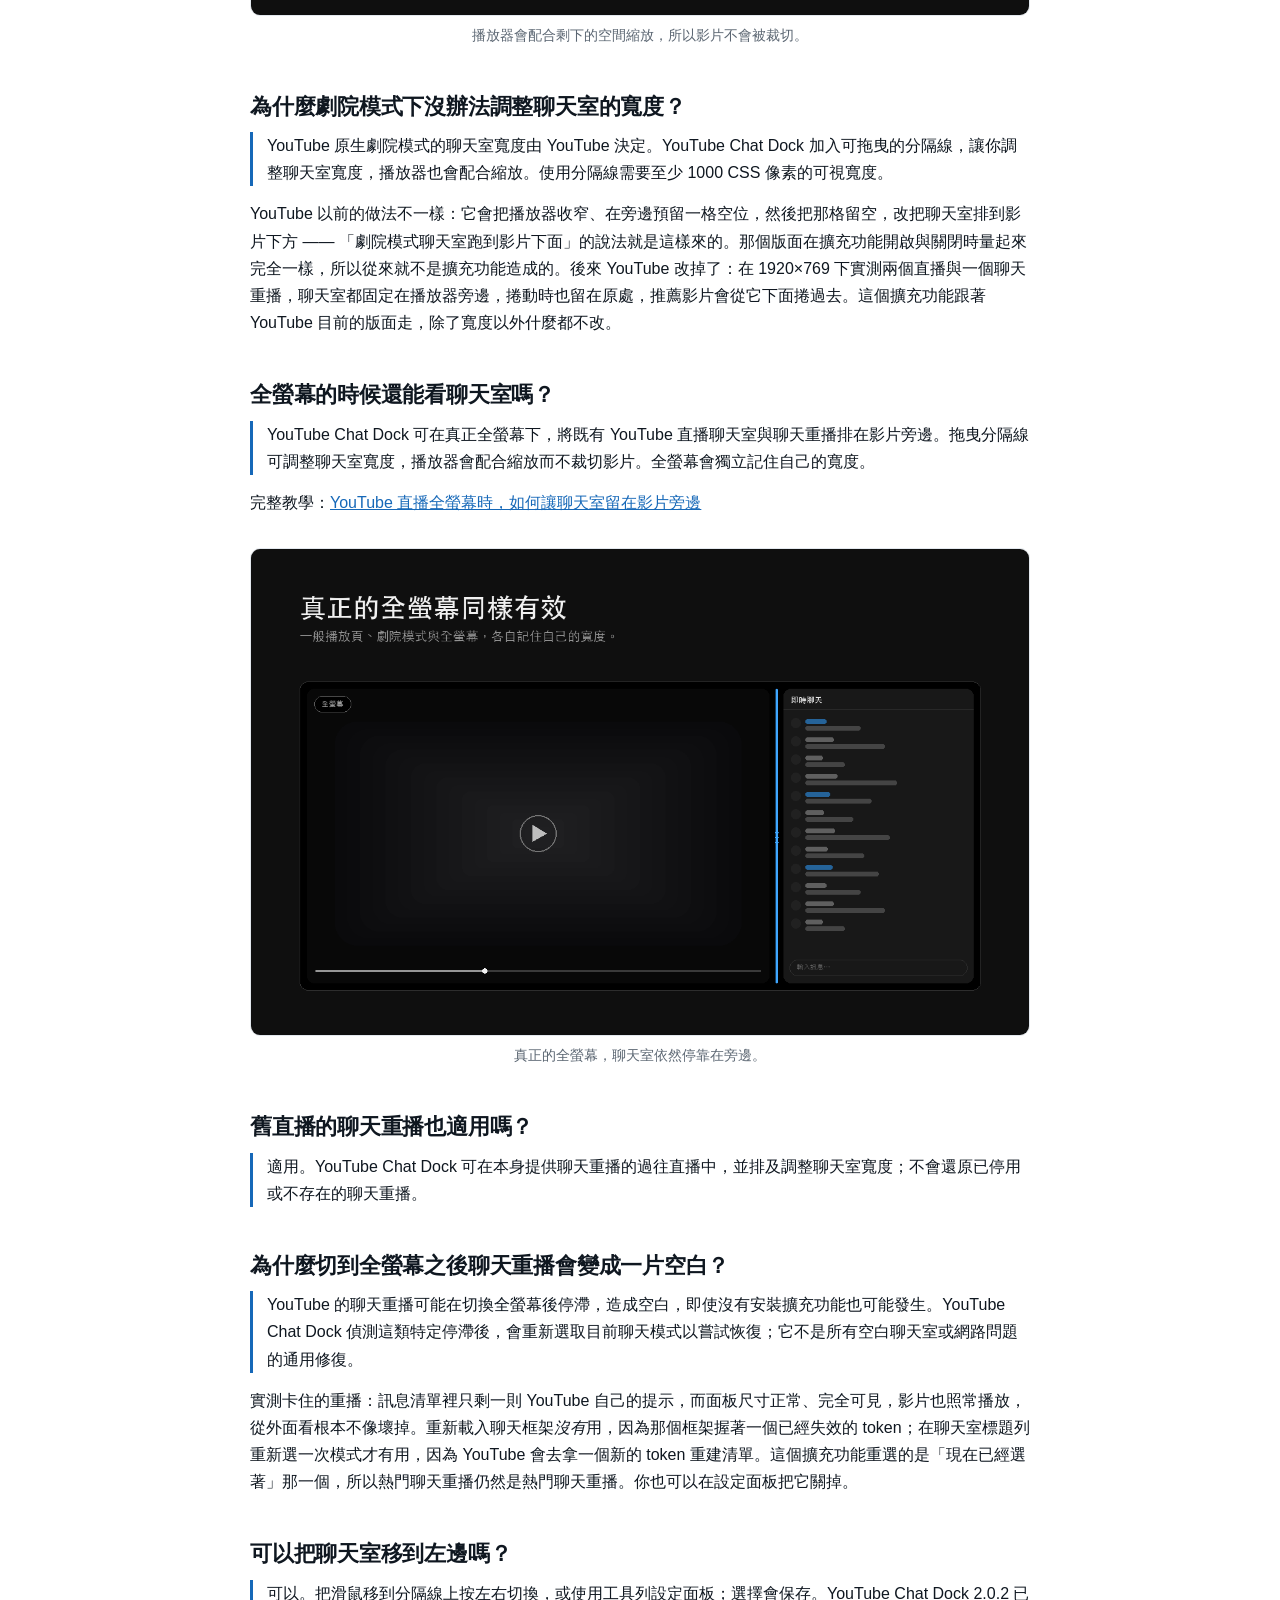
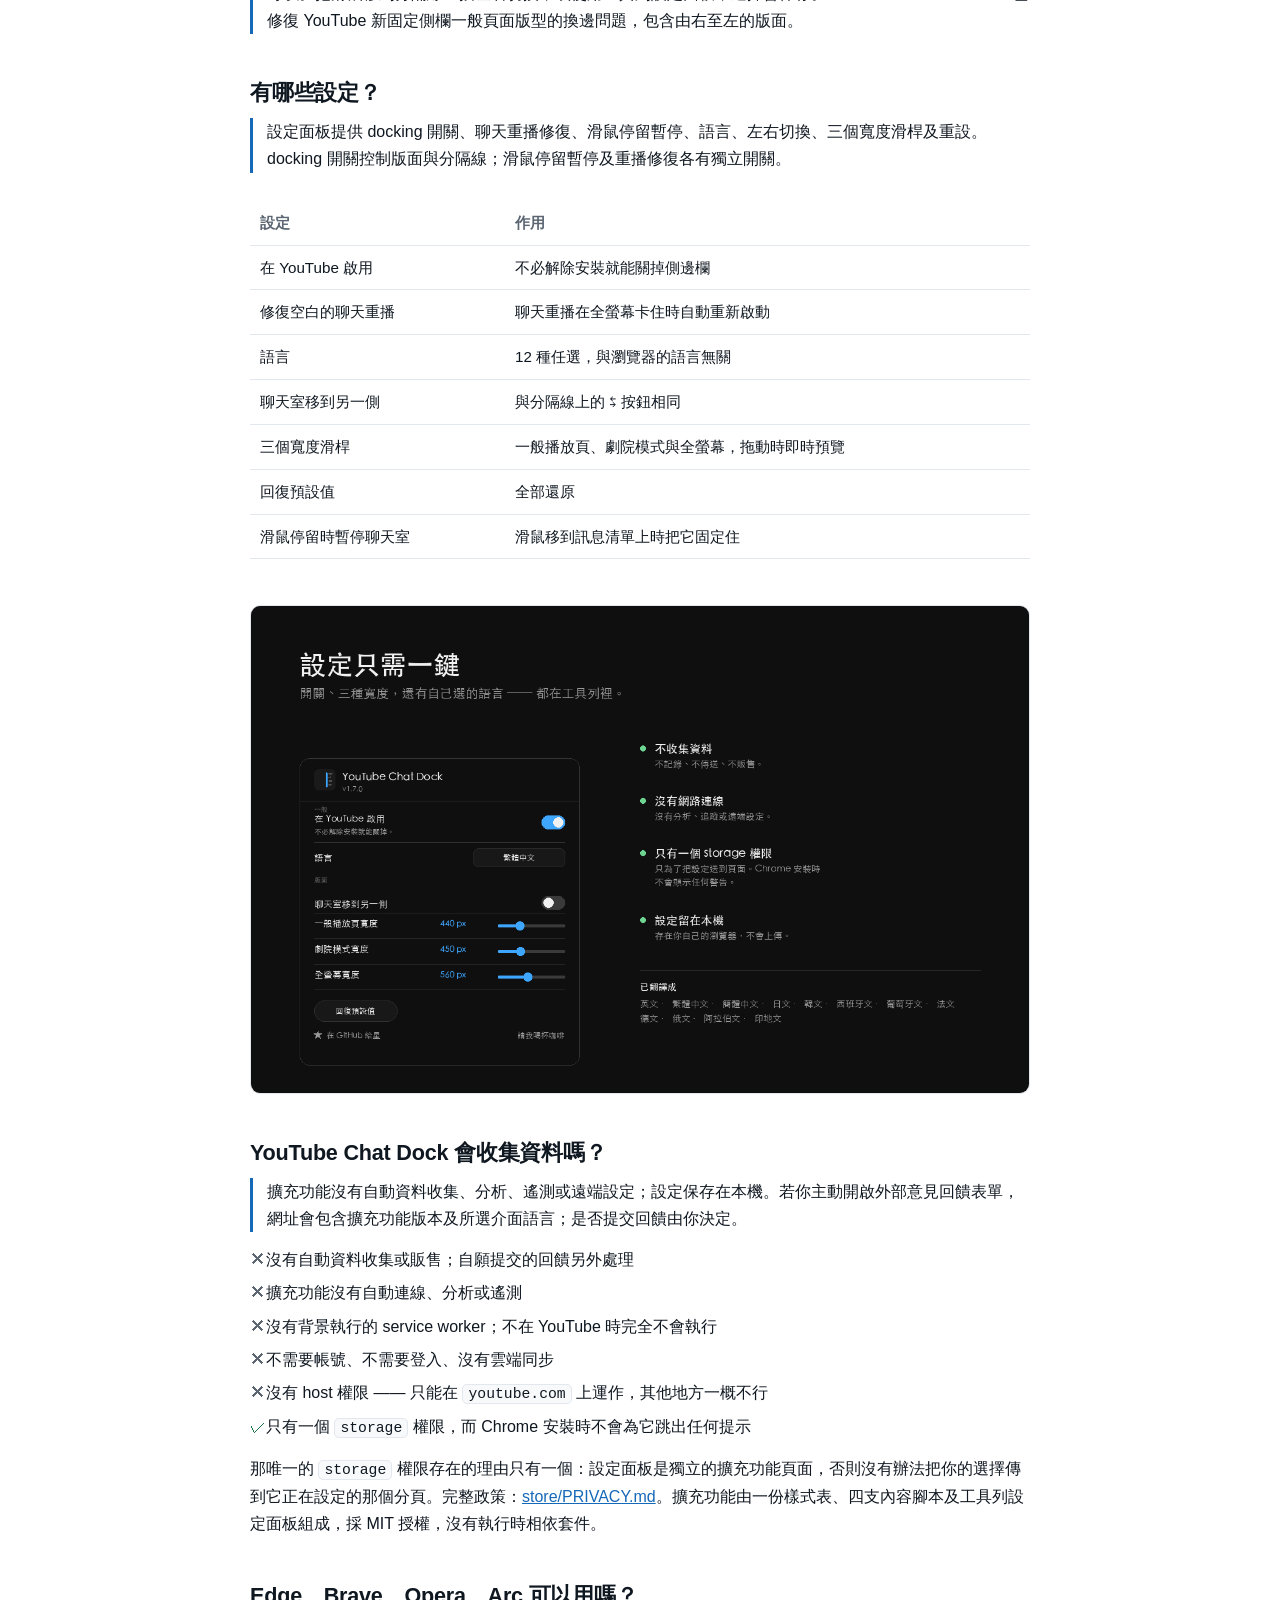
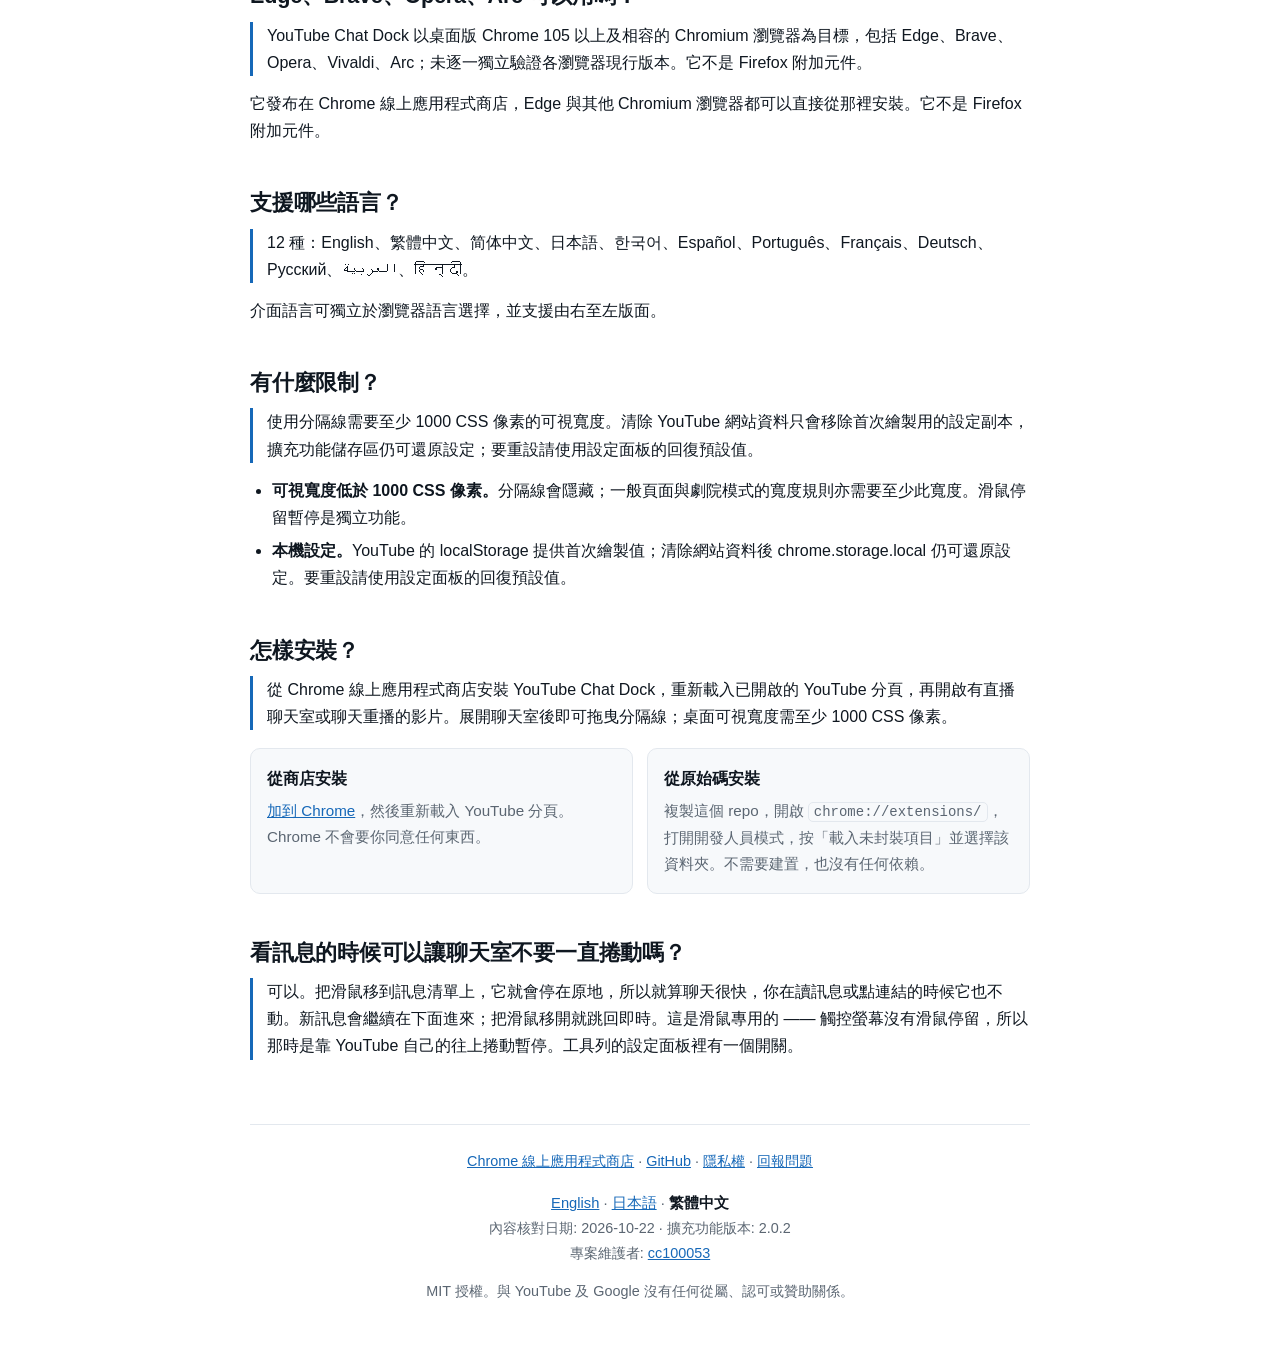
<file: docs/zh-TW/index.html>
<!DOCTYPE html>
<!--
  GENERATED by store/make_pages.py — do not edit this file directly.
  Edit the strings in that script and re-run it, or the next run silently
  reverts whatever you changed here.

  Each FAQ opens with a direct answer, with product requirements and known
  limitations in visible text. Structured data describes that same content;
  it does not guarantee indexing, rich results or inclusion in AI answers.

  The FAQPage JSON-LD below is emitted from the same strings as the visible
  answers, so the two cannot disagree. store/package.sh still compares them.

  No external requests of any kind: no fonts, no CDN, no analytics. That keeps
  the page fast, keeps the privacy claim in it literally true of the page
  itself, and means it cannot break when something else goes down.
-->
<html lang="zh-TW">
<head>
<meta charset="utf-8">
<meta name="viewport" content="width=device-width, initial-scale=1">

<title>YouTube Chat Dock — YouTube 直播聊天室側邊欄</title>
<meta name="description" content="免費 Chrome 擴充功能，把 YouTube 的直播聊天室與聊天重播變成可調整寬度的側邊欄，並排在影片旁邊。一般播放頁、劇院模式與真正的全螢幕都有效。">
<link rel="canonical" href="https://cc100053.github.io/YouTube-Chat-Dock/zh-TW/">
<link rel="alternate" hreflang="en" href="https://cc100053.github.io/YouTube-Chat-Dock/">
<link rel="alternate" hreflang="ja" href="https://cc100053.github.io/YouTube-Chat-Dock/ja/">
<link rel="alternate" hreflang="zh-Hant" href="https://cc100053.github.io/YouTube-Chat-Dock/zh-TW/">
<link rel="alternate" hreflang="x-default" href="https://cc100053.github.io/YouTube-Chat-Dock/">
<link rel="icon" href="../assets/icon128.png" type="image/png">

<meta property="og:type" content="website">
<meta property="og:site_name" content="YouTube Chat Dock">
<meta property="og:locale" content="zh_TW">
<meta property="og:title" content="YouTube Chat Dock — YouTube 直播聊天室側邊欄">
<meta property="og:description" content="把 YouTube 直播聊天室與聊天重播變成可調整寬度的側邊欄，並排在影片旁邊。一般播放頁、劇院模式與全螢幕都有效。">
<meta property="og:url" content="https://cc100053.github.io/YouTube-Chat-Dock/zh-TW/">
<meta property="og:image" content="https://cc100053.github.io/YouTube-Chat-Dock/assets/screenshot-1-side-panel.png">
<meta name="twitter:card" content="summary_large_image">
<meta name="twitter:title" content="YouTube Chat Dock — YouTube 直播聊天室側邊欄">
<meta name="twitter:description" content="把 YouTube 直播聊天室與聊天重播變成可調整寬度的側邊欄，並排在影片旁邊。一般播放頁、劇院模式與全螢幕都有效。">
<meta name="twitter:image" content="https://cc100053.github.io/YouTube-Chat-Dock/assets/screenshot-1-side-panel.png">

<style>
:root{
  --bg:#ffffff; --fg:#0f1720; --muted:#5b6672; --line:#e3e8ee;
  --card:#f7f9fb; --accent:#1668b8; --accent-fg:#ffffff; --ok:#177245;
}
@media (prefers-color-scheme:dark){
  :root{
    --bg:#0e1116; --fg:#e8edf3; --muted:#9aa7b4; --line:#232a33;
    --card:#161b22; --accent:#3ea6ff; --accent-fg:#06121e; --ok:#6dd491;
  }
}
*{box-sizing:border-box}
html{-webkit-text-size-adjust:100%}
body{
  margin:0; background:var(--bg); color:var(--fg);
  font:16px/1.7 -apple-system,BlinkMacSystemFont,"Segoe UI",Roboto,
       "Hiragino Sans","Noto Sans JP","Noto Sans TC","PingFang TC",
       "Microsoft JhengHei",Helvetica,Arial,sans-serif;
}
.wrap{max-width:820px; margin:0 auto; padding:0 20px}
a{color:var(--accent)}
img,video{max-width:100%; height:auto}

header{text-align:center; padding:56px 0 8px}
header img.logo{width:76px; height:76px}
h1{font-size:2.1rem; line-height:1.25; margin:16px 0 6px; letter-spacing:-.02em}
.tagline{font-size:1.2rem; color:var(--muted); margin:0 0 8px}
.lede{max-width:62ch; margin:0 auto; color:var(--fg)}

.langs{margin:18px 0 0; color:var(--muted); font-size:.92rem}
.langs strong{color:var(--fg)}

.cta{display:flex; gap:12px; justify-content:center; flex-wrap:wrap; margin:28px 0 10px}
.btn{
  display:inline-block; padding:12px 22px; border-radius:9px; font-weight:600;
  text-decoration:none; border:1px solid var(--accent);
  background:var(--accent); color:var(--accent-fg);
}
.btn.ghost{background:transparent; color:var(--accent)}
.meta{text-align:center; color:var(--muted); font-size:.9rem; margin:0 0 12px}

figure{margin:32px 0}
figcaption{color:var(--muted); font-size:.88rem; text-align:center; margin-top:8px}
.shot{border:1px solid var(--line); border-radius:10px; display:block}

h2{font-size:1.35rem; line-height:1.4; margin:44px 0 10px; letter-spacing:-.01em}
h3{font-size:1.05rem; margin:26px 0 6px}
p{margin:0 0 14px}
ul{margin:0 0 14px; padding-inline-start:22px}
li{margin:6px 0}

.answer{
  border-inline-start:3px solid var(--accent); padding-inline-start:14px;
  margin:0 0 14px; font-weight:500;
}
.grid{display:grid; grid-template-columns:repeat(auto-fit,minmax(240px,1fr)); gap:14px; margin:18px 0}
.card{background:var(--card); border:1px solid var(--line); border-radius:10px; padding:16px}
.card h3{margin:0 0 6px; font-size:1rem}
.card p{margin:0; color:var(--muted); font-size:.95rem}

table{width:100%; border-collapse:collapse; margin:14px 0; font-size:.95rem}
caption{text-align:start; font-size:1.2rem; font-weight:600; color:var(--fg)}
.facts th{width:24%}
th,td{text-align:start; padding:9px 10px; border-bottom:1px solid var(--line); vertical-align:top}
th{color:var(--muted); font-weight:600}
.scroller{overflow-x:auto}

.privacy li{list-style:none; margin-inline-start:-22px}
.privacy .no::before{content:"\2715 "; color:var(--muted)}
.privacy .yes::before{content:"\2713 "; color:var(--ok)}

footer{
  margin:64px 0 0; padding:24px 0 48px; border-top:1px solid var(--line);
  color:var(--muted); font-size:.9rem; text-align:center;
}
code{background:var(--card); border:1px solid var(--line); border-radius:5px; padding:1px 5px; font-size:.92em}
</style>
</head>
<body>

<div class="wrap">

<header>
  <img class="logo" src="../assets/icon128.png" width="76" height="76" alt="YouTube Chat Dock logo">
  <h1>YouTube Chat Dock</h1>
  <p class="tagline">聊天室在影片旁邊，不是壓在上面。</p>
  <p class="lede">一個免費、開放原始碼的 Chrome 擴充功能，把 YouTube 的直播聊天室與聊天重播變成可以調整寬度的側邊欄 —— 一般播放頁、劇院模式與真正的全螢幕都同樣有效。播放器本身會縮小以容納聊天室，所以聊天室不會遮住影片，影片也不會被裁切。</p>
  <nav class="langs" aria-label="語言"><a href="https://cc100053.github.io/YouTube-Chat-Dock/" hreflang="en">English</a> <span aria-hidden="true">·</span> <a href="https://cc100053.github.io/YouTube-Chat-Dock/ja/" hreflang="ja">日本語</a> <span aria-hidden="true">·</span> <strong aria-current="true">繁體中文</strong></nav>
  <div class="cta">
    <a class="btn" href="https://chromewebstore.google.com/detail/youtube-chat-dock/bkmbhlkcjbkjapbamkidacajjfhoiiam">加到 Chrome（免費）</a>
    <a class="btn ghost" href="https://github.com/cc100053/YouTube-Chat-Dock">在 GitHub 看原始碼</a>
  </div>
  <p class="meta">桌面版 Chrome 105 以上與相容的 Chromium 瀏覽器 · 僅 storage 權限 · 無自動資料收集 · 12 種介面語言 · MIT 授權</p>
</header>

<main>
<table class="facts">
  <caption>YouTube Chat Dock 產品摘要</caption>
  <tbody><tr><th scope="row">擴充功能版本</th><td>2.0.2</td></tr><tr><th scope="row">價格與授權</th><td>免費、開放原始碼，採 MIT 授權</td></tr><tr><th scope="row">適用內容</th><td>YouTube 既有直播聊天室與聊天重播；不會替沒有聊天室的影片建立聊天</td></tr><tr><th scope="row">顯示模式</th><td>一般播放頁、劇院模式與真正全螢幕，各自保存寬度</td></tr><tr><th scope="row">視窗要求</th><td>使用分隔線需至少 1000 CSS 像素可視寬度；聊天室最窄 120 CSS 像素，上限依可用空間而定</td></tr></tbody>
</table>
<nav aria-label="本頁導覽"><ul><li><a href="#faq-2">YouTube 的直播聊天室可以調整寬度嗎？</a></li><li><a href="#faq-4">全螢幕的時候還能看聊天室嗎？</a></li><li><a href="#faq-9">YouTube Chat Dock 會收集資料嗎？</a></li><li><a href="#faq-12">有什麼限制？</a></li><li><a href="#faq-13">怎樣安裝？</a></li></ul></nav>

<!--
  MP4, not a GIF, and that is measured rather than preferred. The clip is
  full-motion game footage with a scrolling chat beside it, so nearly every
  pixel changes every frame and GIF's inter-frame compression has nothing to
  work with: the same 2.8 seconds measured 4.3MB as a 480px GIF that looked
  rough, against 2.0MB as a 1280px MP4 that does not.
  Playback controls let readers start and pause the clip without autoplay.
-->
<figure>
  <video class="shot" src="../assets/demo.mp4" poster="../assets/demo-poster.jpg"
         width="1280" height="732"
         controls loop muted playsinline preload="none"
         aria-label="螢幕錄影：YouTube 在真正的全螢幕下，直播聊天室以側邊欄的形式停靠在影片旁邊。先把面板切換到另一側，再拖曳分隔線把寬度從 528px 調到 184px，影片跟著縮放而且沒有被裁切。">
  </video>
  <figcaption>直播、真正的全螢幕。先把聊天室切到另一側，再把分隔線從 528px 拖到 184px —— 播放器跟著縮放，影片從頭到尾沒有被裁切。</figcaption>
</figure>
<p>此為已錄製的示範；使用條件與限制請參閱常見問題。</p>

<figure>
  <img class="shot" loading="lazy" decoding="async" src="../assets/zh-TW/screenshot-1-side-panel.png" width="1280" height="800"
       alt="YouTube 直播聊天室以可調整寬度的直欄停靠在影片右側，中間有一條可拖曳的分隔線">
  <figcaption>聊天室是播放器旁邊真正的一欄，中間有可拖曳的分隔線。</figcaption>
</figure>

<div id="faq">
<section id="faq-1">

<h2>怎樣讓 YouTube 直播聊天室排在影片旁邊？</h2>

<p class="answer">
  從 Chrome 線上應用程式商店安裝 YouTube Chat Dock，重新載入 YouTube，再開啟有直播聊天室或聊天重播的影片。在至少 1000 CSS 像素寬的桌面可視區域中，拖曳分隔線即可調整影片旁既有聊天室的寬度。
</p>

<p>YouTube Chat Dock 只是把頁面上原本就有的聊天室重新排版，所以它仍然是 YouTube 自己的聊天室，Super Chat、表情符號、管理工具、會員徽章全部照常運作。沒有任何東西被重寫，也沒有任何東西經過中轉。改變的只有聊天室放在哪裡、以及有多寬。</p>

</section>

<section id="faq-2">

<h2>YouTube 的直播聊天室可以調整寬度嗎？</h2>

<p class="answer">
  可以，拖曳影片與聊天室之間的分隔線就行。一般播放頁、劇院模式與全螢幕各自記住自己的寬度，所以切到全螢幕不會弄亂你的版面。
</p>

<ul><li>拖曳分隔線，寬度最窄可到 120 CSS 像素，上限依可用視窗空間而定。</li><li>雙擊分隔線即可回復預設寬度。</li><li>也可以聚焦分隔線後用方向鍵調整，Shift 是大幅度，Home 與 End 直接到最小與最大。</li><li>把滑鼠移到分隔線上按左右切換，或使用工具列設定面板，即可換邊；選擇會保存。</li><li>或者用工具列設定面板的滑桿，拖動時畫面會即時跟著變。</li></ul>

<figure>
  <img class="shot" loading="lazy" decoding="async" src="../assets/zh-TW/screenshot-2-drag-to-resize.png" width="1280" height="800"
       alt="拖曳分隔線、影片配合剩下的空間縮放的示意圖">
  <figcaption>播放器會配合剩下的空間縮放，所以影片不會被裁切。</figcaption>
</figure>

</section>

<section id="faq-3">

<h2>為什麼劇院模式下沒辦法調整聊天室的寬度？</h2>

<p class="answer">
  YouTube 原生劇院模式的聊天室寬度由 YouTube 決定。YouTube Chat Dock 加入可拖曳的分隔線，讓你調整聊天室寬度，播放器也會配合縮放。使用分隔線需要至少 1000 CSS 像素的可視寬度。
</p>

<p>YouTube 以前的做法不一樣：它會把播放器收窄、在旁邊預留一格空位，然後把那格留空，改把聊天室排到影片下方 —— 「劇院模式聊天室跑到影片下面」的說法就是這樣來的。那個版面在擴充功能開啟與關閉時量起來完全一樣，所以從來就不是擴充功能造成的。後來 YouTube 改掉了：在 1920&times;769 下實測兩個直播與一個聊天重播，聊天室都固定在播放器旁邊，捲動時也留在原處，推薦影片會從它下面捲過去。這個擴充功能跟著 YouTube 目前的版面走，除了寬度以外什麼都不改。</p>

</section>

<section id="faq-4">

<h2>全螢幕的時候還能看聊天室嗎？</h2>

<p class="answer">
  YouTube Chat Dock 可在真正全螢幕下，將既有 YouTube 直播聊天室與聊天重播排在影片旁邊。拖曳分隔線可調整聊天室寬度，播放器會配合縮放而不裁切影片。全螢幕會獨立記住自己的寬度。
</p>

<p>完整教學：<a href="https://cc100053.github.io/YouTube-Chat-Dock/zh-TW/guides/youtube-live-chat-fullscreen/">YouTube 直播全螢幕時，如何讓聊天室留在影片旁邊</a></p>

<figure>
  <img class="shot" loading="lazy" decoding="async" src="../assets/zh-TW/screenshot-3-fullscreen.png" width="1280" height="800"
       alt="真正的全螢幕下聊天室停靠在影片旁邊、影片沒有被裁切的示意圖">
  <figcaption>真正的全螢幕，聊天室依然停靠在旁邊。</figcaption>
</figure>

</section>

<section id="faq-5">

<h2>舊直播的聊天重播也適用嗎？</h2>

<p class="answer">
  適用。YouTube Chat Dock 可在本身提供聊天重播的過往直播中，並排及調整聊天室寬度；不會還原已停用或不存在的聊天重播。
</p>

</section>

<section id="faq-6">

<h2>為什麼切到全螢幕之後聊天重播會變成一片空白？</h2>

<p class="answer">
  YouTube 的聊天重播可能在切換全螢幕後停滯，造成空白，即使沒有安裝擴充功能也可能發生。YouTube Chat Dock 偵測這類特定停滯後，會重新選取目前聊天模式以嘗試恢復；它不是所有空白聊天室或網路問題的通用修復。
</p>

<p>實測卡住的重播：訊息清單裡只剩一則 YouTube 自己的提示，而面板尺寸正常、完全可見，影片也照常播放，從外面看根本不像壞掉。重新載入聊天框架<em>沒有</em>用，因為那個框架握著一個已經失效的 token；在聊天室標題列重新選一次模式才有用，因為 YouTube 會去拿一個新的 token 重建清單。這個擴充功能重選的是「現在已經選著」那一個，所以熱門聊天重播仍然是熱門聊天重播。你也可以在設定面板把它關掉。</p>

</section>

<section id="faq-7">

<h2>可以把聊天室移到左邊嗎？</h2>

<p class="answer">
  可以。把滑鼠移到分隔線上按左右切換，或使用工具列設定面板；選擇會保存。YouTube Chat Dock 2.0.2 已修復 YouTube 新固定側欄一般頁面版型的換邊問題，包含由右至左的版面。
</p>

</section>

<section id="faq-8">

<h2>有哪些設定？</h2>

<p class="answer">
  設定面板提供 docking 開關、聊天重播修復、滑鼠停留暫停、語言、左右切換、三個寬度滑桿及重設。docking 開關控制版面與分隔線；滑鼠停留暫停及重播修復各有獨立開關。
</p>

<div class="scroller">
<table>
  <tr><th>設定</th><th>作用</th></tr>
  <tr><td>在 YouTube 啟用</td><td>不必解除安裝就能關掉側邊欄</td></tr><tr><td>修復空白的聊天重播</td><td>聊天重播在全螢幕卡住時自動重新啟動</td></tr><tr><td>語言</td><td>12 種任選，與瀏覽器的語言無關</td></tr><tr><td>聊天室移到另一側</td><td>與分隔線上的 &#8646; 按鈕相同</td></tr><tr><td>三個寬度滑桿</td><td>一般播放頁、劇院模式與全螢幕，拖動時即時預覽</td></tr><tr><td>回復預設值</td><td>全部還原</td></tr><tr><td>滑鼠停留時暫停聊天室</td><td>滑鼠移到訊息清單上時把它固定住</td></tr>
</table>
</div>

<figure>
  <img class="shot" loading="lazy" decoding="async" src="../assets/zh-TW/screenshot-5-settings.png" width="1280" height="800"
       alt="設定面板，包含啟用開關、語言選擇、左右切換與三個寬度滑桿">
</figure>

</section>

<section id="faq-9">

<h2>YouTube Chat Dock 會收集資料嗎？</h2>

<p class="answer">
  擴充功能沒有自動資料收集、分析、遙測或遠端設定；設定保存在本機。若你主動開啟外部意見回饋表單，網址會包含擴充功能版本及所選介面語言；是否提交回饋由你決定。
</p>

<ul class="privacy"><li class="no">沒有自動資料收集或販售；自願提交的回饋另外處理</li><li class="no">擴充功能沒有自動連線、分析或遙測</li><li class="no">沒有背景執行的 service worker；不在 YouTube 時完全不會執行</li><li class="no">不需要帳號、不需要登入、沒有雲端同步</li><li class="no">沒有 host 權限 —— 只能在 <code>youtube.com</code> 上運作，其他地方一概不行</li><li class="yes">只有一個 <code>storage</code> 權限，而 Chrome 安裝時不會為它跳出任何提示</li></ul>

<p>那唯一的 <code>storage</code> 權限存在的理由只有一個：設定面板是獨立的擴充功能頁面，否則沒有辦法把你的選擇傳到它正在設定的那個分頁。完整政策：<a href="https://github.com/cc100053/YouTube-Chat-Dock/blob/main/store/PRIVACY.md">store/PRIVACY.md</a>。擴充功能由一份樣式表、四支內容腳本及工具列設定面板組成，採 MIT 授權，沒有執行時相依套件。</p>

</section>

<section id="faq-10">

<h2>Edge、Brave、Opera、Arc 可以用嗎？</h2>

<p class="answer">
  YouTube Chat Dock 以桌面版 Chrome 105 以上及相容的 Chromium 瀏覽器為目標，包括 Edge、Brave、Opera、Vivaldi、Arc；未逐一獨立驗證各瀏覽器現行版本。它不是 Firefox 附加元件。
</p>

<p>它發布在 Chrome 線上應用程式商店，Edge 與其他 Chromium 瀏覽器都可以直接從那裡安裝。它不是 Firefox 附加元件。</p>

</section>

<section id="faq-11">

<h2>支援哪些語言？</h2>

<p class="answer">
  12 種：English、繁體中文、简体中文、日本語、한국어、Español、Português、Français、Deutsch、Русский、العربية、हिन्दी。
</p>

<p>介面語言可獨立於瀏覽器語言選擇，並支援由右至左版面。</p>

</section>

<section id="faq-12">

<h2>有什麼限制？</h2>

<p class="answer">
  使用分隔線需要至少 1000 CSS 像素的可視寬度。清除 YouTube 網站資料只會移除首次繪製用的設定副本，擴充功能儲存區仍可還原設定；要重設請使用設定面板的回復預設值。
</p>

<ul><li><strong>可視寬度低於 1000 CSS 像素。</strong>分隔線會隱藏；一般頁面與劇院模式的寬度規則亦需要至少此寬度。滑鼠停留暫停是獨立功能。</li><li><strong>本機設定。</strong>YouTube 的 localStorage 提供首次繪製值；清除網站資料後 chrome.storage.local 仍可還原設定。要重設請使用設定面板的回復預設值。</li></ul>

</section>

<section id="faq-13">

<h2>怎樣安裝？</h2>

<p class="answer">
  從 Chrome 線上應用程式商店安裝 YouTube Chat Dock，重新載入已開啟的 YouTube 分頁，再開啟有直播聊天室或聊天重播的影片。展開聊天室後即可拖曳分隔線；桌面可視寬度需至少 1000 CSS 像素。
</p>

<div class="grid"><div class="card"><h3>從商店安裝</h3><p><a href="https://chromewebstore.google.com/detail/youtube-chat-dock/bkmbhlkcjbkjapbamkidacajjfhoiiam">加到 Chrome</a>，然後重新載入 YouTube 分頁。Chrome 不會要你同意任何東西。</p></div><div class="card"><h3>從原始碼安裝</h3><p>複製這個 repo，開啟 <code>chrome://extensions/</code>，打開開發人員模式，按「載入未封裝項目」並選擇該資料夾。不需要建置，也沒有任何依賴。</p></div></div>

</section>

<section id="faq-14">

<h2>看訊息的時候可以讓聊天室不要一直捲動嗎？</h2>

<p class="answer">
  可以。把滑鼠移到訊息清單上，它就會停在原地，所以就算聊天很快，你在讀訊息或點連結的時候它也不動。新訊息會繼續在下面進來；把滑鼠移開就跳回即時。這是滑鼠專用的 —— 觸控螢幕沒有滑鼠停留，所以那時是靠 YouTube 自己的往上捲動暫停。工具列的設定面板裡有一個開關。
</p>

</section>
</div>
</main>

<footer>
  <p><a href="https://chromewebstore.google.com/detail/youtube-chat-dock/bkmbhlkcjbkjapbamkidacajjfhoiiam">Chrome 線上應用程式商店</a> <span aria-hidden="true">&middot;</span> <a href="https://github.com/cc100053/YouTube-Chat-Dock">GitHub</a> <span aria-hidden="true">&middot;</span> <a href="https://github.com/cc100053/YouTube-Chat-Dock/blob/main/store/PRIVACY.md">隱私權</a> <span aria-hidden="true">&middot;</span> <a href="https://github.com/cc100053/YouTube-Chat-Dock/issues">回報問題</a></p>
  <nav class="langs" aria-label="語言"><a href="https://cc100053.github.io/YouTube-Chat-Dock/" hreflang="en">English</a> <span aria-hidden="true">·</span> <a href="https://cc100053.github.io/YouTube-Chat-Dock/ja/" hreflang="ja">日本語</a> <span aria-hidden="true">·</span> <strong aria-current="true">繁體中文</strong></nav>
  <p>內容核對日期: <time datetime="2026-10-22">2026-10-22</time> · 擴充功能版本: 2.0.2<br>
  專案維護者: <a href="https://github.com/cc100053" rel="author">cc100053</a></p>
  <p>MIT 授權。與 YouTube 及 Google 沒有任何從屬、認可或贊助關係。</p>
</footer>

</div>

<script type="application/ld+json">
{
  "@context": "https://schema.org",
  "@graph": [
    {
      "@type": "SoftwareApplication",
      "@id": "https://cc100053.github.io/YouTube-Chat-Dock/#app",
      "name": "YouTube Chat Dock",
      "description": "一個 Chrome 擴充功能，把 YouTube 的直播聊天室與聊天重播變成影片旁邊可調整寬度的側邊欄，在一般播放頁、劇院模式與真正的全螢幕都有效。",
      "applicationCategory": "BrowserApplication",
      "applicationSubCategory": "Chrome Extension",
      "softwareRequirements": "Requires desktop Chrome 105+ or a compatible Chromium browser",
      "softwareVersion": "2.0.2",
      "url": "https://cc100053.github.io/YouTube-Chat-Dock/zh-TW/",
      "inLanguage": [
        "en",
        "zh-Hant",
        "zh-Hans",
        "ja",
        "ko",
        "es",
        "pt-BR",
        "fr",
        "de",
        "ru",
        "ar",
        "hi"
      ],
      "author": {
        "@type": "Person",
        "name": "cc100053",
        "url": "https://github.com/cc100053"
      },
      "downloadUrl": "https://chromewebstore.google.com/detail/youtube-chat-dock/bkmbhlkcjbkjapbamkidacajjfhoiiam",
      "installUrl": "https://chromewebstore.google.com/detail/youtube-chat-dock/bkmbhlkcjbkjapbamkidacajjfhoiiam",
      "screenshot": "https://cc100053.github.io/YouTube-Chat-Dock/assets/zh-TW/screenshot-1-side-panel.png",
      "license": "https://opensource.org/licenses/MIT",
      "isAccessibleForFree": true,
      "offers": {
        "@type": "Offer",
        "price": "0",
        "priceCurrency": "USD"
      },
      "featureList": [
        "把 YouTube 直播聊天室變成影片旁邊可調整寬度的側邊欄",
        "可拖曳的分隔線，一般播放頁、劇院模式與全螢幕各自記住自己的寬度",
        "除了滑鼠，也可以用鍵盤調整寬度",
        "在真正的全螢幕下有效，而 YouTube 本身不讓你改聊天室的寬度或位置",
        "讓劇院模式的聊天室寬度可以調整，播放器跟著縮放",
        "影片重溫的聊天重播行為與直播聊天室完全相同",
        "可將聊天室移到另一側，包含固定側欄一般頁面版型",
        "支援由右至左的版面",
        "12 種介面語言，與瀏覽器語言無關",
        "滑鼠停在訊息上時聊天室會凍結，讓你讀得完很快的聊天"
      ]
    },
    {
      "@type": "FAQPage",
      "@id": "https://cc100053.github.io/YouTube-Chat-Dock/zh-TW/#faq",
      "url": "https://cc100053.github.io/YouTube-Chat-Dock/zh-TW/",
      "name": "YouTube Chat Dock — YouTube 直播聊天室側邊欄",
      "inLanguage": "zh-Hant",
      "lastReviewed": "2026-10-22",
      "about": {
        "@id": "https://cc100053.github.io/YouTube-Chat-Dock/#app"
      },
      "mainEntity": [
        {
          "@type": "Question",
          "@id": "https://cc100053.github.io/YouTube-Chat-Dock/zh-TW/#faq-1",
          "name": "怎樣讓 YouTube 直播聊天室排在影片旁邊？",
          "acceptedAnswer": {
            "@type": "Answer",
            "text": "從 Chrome 線上應用程式商店安裝 YouTube Chat Dock，重新載入 YouTube，再開啟有直播聊天室或聊天重播的影片。在至少 1000 CSS 像素寬的桌面可視區域中，拖曳分隔線即可調整影片旁既有聊天室的寬度。"
          }
        },
        {
          "@type": "Question",
          "@id": "https://cc100053.github.io/YouTube-Chat-Dock/zh-TW/#faq-2",
          "name": "YouTube 的直播聊天室可以調整寬度嗎？",
          "acceptedAnswer": {
            "@type": "Answer",
            "text": "可以，拖曳影片與聊天室之間的分隔線就行。一般播放頁、劇院模式與全螢幕各自記住自己的寬度，所以切到全螢幕不會弄亂你的版面。"
          }
        },
        {
          "@type": "Question",
          "@id": "https://cc100053.github.io/YouTube-Chat-Dock/zh-TW/#faq-3",
          "name": "為什麼劇院模式下沒辦法調整聊天室的寬度？",
          "acceptedAnswer": {
            "@type": "Answer",
            "text": "YouTube 原生劇院模式的聊天室寬度由 YouTube 決定。YouTube Chat Dock 加入可拖曳的分隔線，讓你調整聊天室寬度，播放器也會配合縮放。使用分隔線需要至少 1000 CSS 像素的可視寬度。"
          }
        },
        {
          "@type": "Question",
          "@id": "https://cc100053.github.io/YouTube-Chat-Dock/zh-TW/#faq-4",
          "name": "全螢幕的時候還能看聊天室嗎？",
          "acceptedAnswer": {
            "@type": "Answer",
            "text": "YouTube Chat Dock 可在真正全螢幕下，將既有 YouTube 直播聊天室與聊天重播排在影片旁邊。拖曳分隔線可調整聊天室寬度，播放器會配合縮放而不裁切影片。全螢幕會獨立記住自己的寬度。"
          }
        },
        {
          "@type": "Question",
          "@id": "https://cc100053.github.io/YouTube-Chat-Dock/zh-TW/#faq-5",
          "name": "舊直播的聊天重播也適用嗎？",
          "acceptedAnswer": {
            "@type": "Answer",
            "text": "適用。YouTube Chat Dock 可在本身提供聊天重播的過往直播中，並排及調整聊天室寬度；不會還原已停用或不存在的聊天重播。"
          }
        },
        {
          "@type": "Question",
          "@id": "https://cc100053.github.io/YouTube-Chat-Dock/zh-TW/#faq-6",
          "name": "為什麼切到全螢幕之後聊天重播會變成一片空白？",
          "acceptedAnswer": {
            "@type": "Answer",
            "text": "YouTube 的聊天重播可能在切換全螢幕後停滯，造成空白，即使沒有安裝擴充功能也可能發生。YouTube Chat Dock 偵測這類特定停滯後，會重新選取目前聊天模式以嘗試恢復；它不是所有空白聊天室或網路問題的通用修復。"
          }
        },
        {
          "@type": "Question",
          "@id": "https://cc100053.github.io/YouTube-Chat-Dock/zh-TW/#faq-7",
          "name": "可以把聊天室移到左邊嗎？",
          "acceptedAnswer": {
            "@type": "Answer",
            "text": "可以。把滑鼠移到分隔線上按左右切換，或使用工具列設定面板；選擇會保存。YouTube Chat Dock 2.0.2 已修復 YouTube 新固定側欄一般頁面版型的換邊問題，包含由右至左的版面。"
          }
        },
        {
          "@type": "Question",
          "@id": "https://cc100053.github.io/YouTube-Chat-Dock/zh-TW/#faq-8",
          "name": "有哪些設定？",
          "acceptedAnswer": {
            "@type": "Answer",
            "text": "設定面板提供 docking 開關、聊天重播修復、滑鼠停留暫停、語言、左右切換、三個寬度滑桿及重設。docking 開關控制版面與分隔線；滑鼠停留暫停及重播修復各有獨立開關。"
          }
        },
        {
          "@type": "Question",
          "@id": "https://cc100053.github.io/YouTube-Chat-Dock/zh-TW/#faq-9",
          "name": "YouTube Chat Dock 會收集資料嗎？",
          "acceptedAnswer": {
            "@type": "Answer",
            "text": "擴充功能沒有自動資料收集、分析、遙測或遠端設定；設定保存在本機。若你主動開啟外部意見回饋表單，網址會包含擴充功能版本及所選介面語言；是否提交回饋由你決定。"
          }
        },
        {
          "@type": "Question",
          "@id": "https://cc100053.github.io/YouTube-Chat-Dock/zh-TW/#faq-10",
          "name": "Edge、Brave、Opera、Arc 可以用嗎？",
          "acceptedAnswer": {
            "@type": "Answer",
            "text": "YouTube Chat Dock 以桌面版 Chrome 105 以上及相容的 Chromium 瀏覽器為目標，包括 Edge、Brave、Opera、Vivaldi、Arc；未逐一獨立驗證各瀏覽器現行版本。它不是 Firefox 附加元件。"
          }
        },
        {
          "@type": "Question",
          "@id": "https://cc100053.github.io/YouTube-Chat-Dock/zh-TW/#faq-11",
          "name": "支援哪些語言？",
          "acceptedAnswer": {
            "@type": "Answer",
            "text": "12 種：English、繁體中文、简体中文、日本語、한국어、Español、Português、Français、Deutsch、Русский、العربية、हिन्दी。"
          }
        },
        {
          "@type": "Question",
          "@id": "https://cc100053.github.io/YouTube-Chat-Dock/zh-TW/#faq-12",
          "name": "有什麼限制？",
          "acceptedAnswer": {
            "@type": "Answer",
            "text": "使用分隔線需要至少 1000 CSS 像素的可視寬度。清除 YouTube 網站資料只會移除首次繪製用的設定副本，擴充功能儲存區仍可還原設定；要重設請使用設定面板的回復預設值。"
          }
        },
        {
          "@type": "Question",
          "@id": "https://cc100053.github.io/YouTube-Chat-Dock/zh-TW/#faq-13",
          "name": "怎樣安裝？",
          "acceptedAnswer": {
            "@type": "Answer",
            "text": "從 Chrome 線上應用程式商店安裝 YouTube Chat Dock，重新載入已開啟的 YouTube 分頁，再開啟有直播聊天室或聊天重播的影片。展開聊天室後即可拖曳分隔線；桌面可視寬度需至少 1000 CSS 像素。"
          }
        },
        {
          "@type": "Question",
          "@id": "https://cc100053.github.io/YouTube-Chat-Dock/zh-TW/#faq-14",
          "name": "看訊息的時候可以讓聊天室不要一直捲動嗎？",
          "acceptedAnswer": {
            "@type": "Answer",
            "text": "可以。把滑鼠移到訊息清單上，它就會停在原地，所以就算聊天很快，你在讀訊息或點連結的時候它也不動。新訊息會繼續在下面進來；把滑鼠移開就跳回即時。這是滑鼠專用的 —— 觸控螢幕沒有滑鼠停留，所以那時是靠 YouTube 自己的往上捲動暫停。工具列的設定面板裡有一個開關。"
          }
        }
      ]
    }
  ]
}
</script>

</body>
</html>
</file>
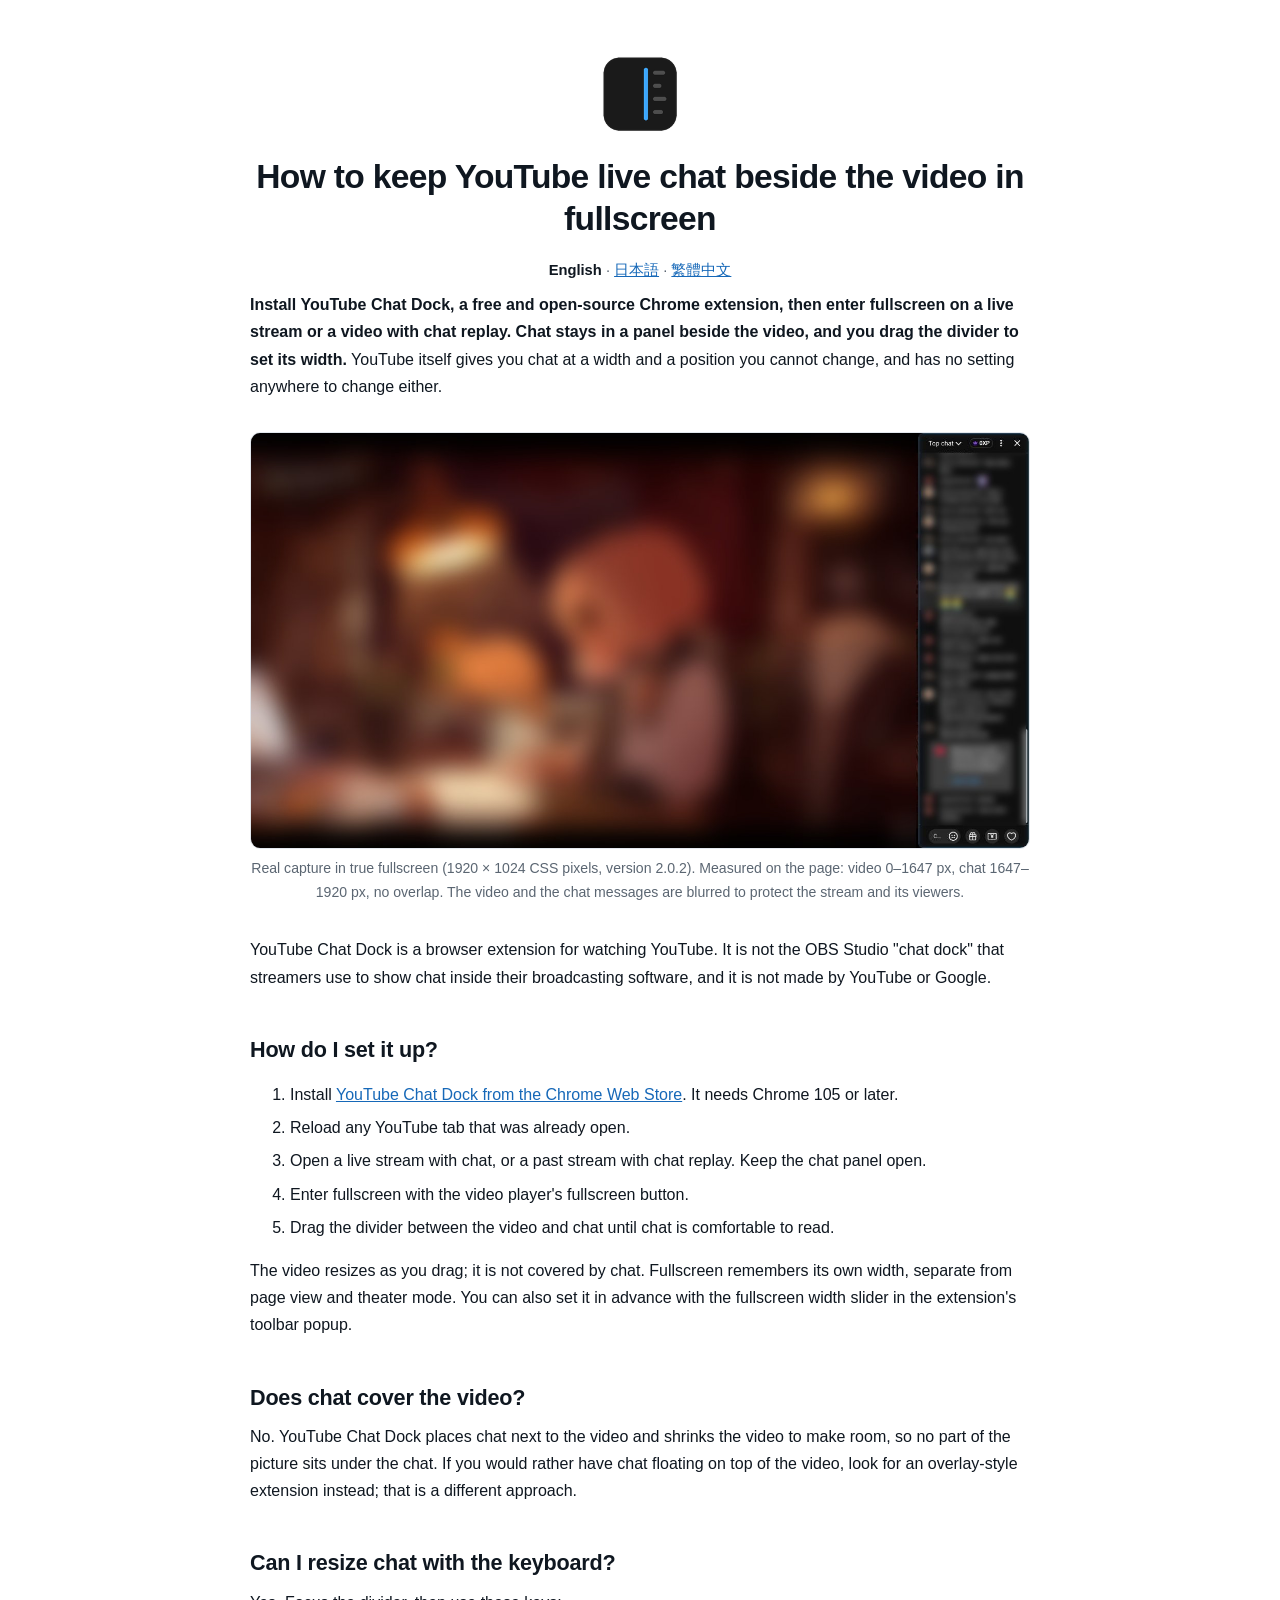
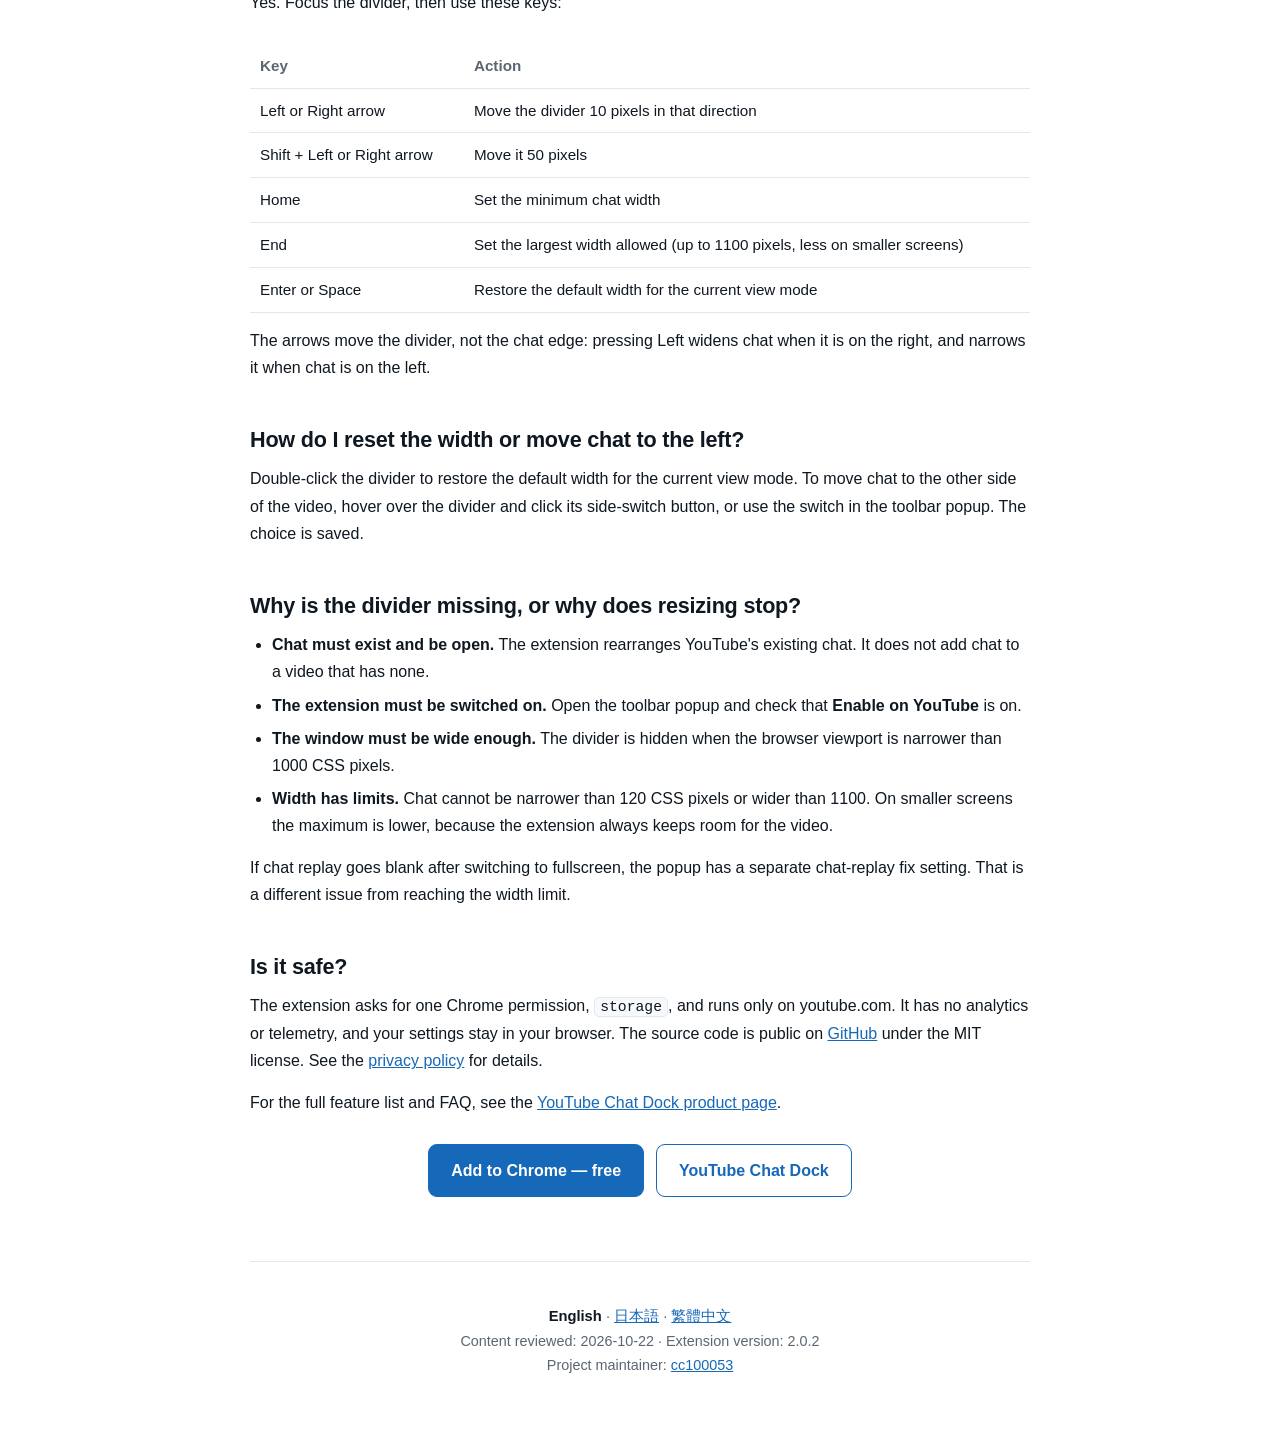
<file: docs/guides/youtube-live-chat-fullscreen/index.html>
<!DOCTYPE html>
<!--
  GENERATED by store/make_pages.py from seo/GEO/content/ — do not edit this
  file directly. Only reviewed source bytes (SHA-256 in the review JSON) are
  published. No external requests, same as the landing pages.
-->
<html lang="en">
<head>
<meta charset="utf-8">
<meta name="viewport" content="width=device-width, initial-scale=1">
<title>How to keep YouTube live chat beside the video in fullscreen</title>
<meta name="description" content="YouTube gives you live chat at a width and position you cannot change. YouTube Chat Dock, a free Chrome extension, keeps chat beside the video in true fullscreen and lets you drag it to any width.">
<link rel="canonical" href="https://cc100053.github.io/YouTube-Chat-Dock/guides/youtube-live-chat-fullscreen/">
<link rel="alternate" hreflang="en" href="https://cc100053.github.io/YouTube-Chat-Dock/guides/youtube-live-chat-fullscreen/">
<link rel="alternate" hreflang="ja" href="https://cc100053.github.io/YouTube-Chat-Dock/ja/guides/youtube-live-chat-fullscreen/">
<link rel="alternate" hreflang="zh-Hant" href="https://cc100053.github.io/YouTube-Chat-Dock/zh-TW/guides/youtube-live-chat-fullscreen/">
<link rel="alternate" hreflang="x-default" href="https://cc100053.github.io/YouTube-Chat-Dock/guides/youtube-live-chat-fullscreen/">
<link rel="icon" href="../../assets/icon128.png" type="image/png">
<meta property="og:type" content="article">
<meta property="og:site_name" content="YouTube Chat Dock">
<meta property="og:title" content="How to keep YouTube live chat beside the video in fullscreen">
<meta property="og:description" content="YouTube gives you live chat at a width and position you cannot change. YouTube Chat Dock, a free Chrome extension, keeps chat beside the video in true fullscreen and lets you drag it to any width.">
<meta property="og:url" content="https://cc100053.github.io/YouTube-Chat-Dock/guides/youtube-live-chat-fullscreen/">
<meta property="og:image" content="https://cc100053.github.io/YouTube-Chat-Dock/assets/screenshot-1-side-panel.png">
<style>
:root{
  --bg:#ffffff; --fg:#0f1720; --muted:#5b6672; --line:#e3e8ee;
  --card:#f7f9fb; --accent:#1668b8; --accent-fg:#ffffff; --ok:#177245;
}
@media (prefers-color-scheme:dark){
  :root{
    --bg:#0e1116; --fg:#e8edf3; --muted:#9aa7b4; --line:#232a33;
    --card:#161b22; --accent:#3ea6ff; --accent-fg:#06121e; --ok:#6dd491;
  }
}
*{box-sizing:border-box}
html{-webkit-text-size-adjust:100%}
body{
  margin:0; background:var(--bg); color:var(--fg);
  font:16px/1.7 -apple-system,BlinkMacSystemFont,"Segoe UI",Roboto,
       "Hiragino Sans","Noto Sans JP","Noto Sans TC","PingFang TC",
       "Microsoft JhengHei",Helvetica,Arial,sans-serif;
}
.wrap{max-width:820px; margin:0 auto; padding:0 20px}
a{color:var(--accent)}
img,video{max-width:100%; height:auto}

header{text-align:center; padding:56px 0 8px}
header img.logo{width:76px; height:76px}
h1{font-size:2.1rem; line-height:1.25; margin:16px 0 6px; letter-spacing:-.02em}
.tagline{font-size:1.2rem; color:var(--muted); margin:0 0 8px}
.lede{max-width:62ch; margin:0 auto; color:var(--fg)}

.langs{margin:18px 0 0; color:var(--muted); font-size:.92rem}
.langs strong{color:var(--fg)}

.cta{display:flex; gap:12px; justify-content:center; flex-wrap:wrap; margin:28px 0 10px}
.btn{
  display:inline-block; padding:12px 22px; border-radius:9px; font-weight:600;
  text-decoration:none; border:1px solid var(--accent);
  background:var(--accent); color:var(--accent-fg);
}
.btn.ghost{background:transparent; color:var(--accent)}
.meta{text-align:center; color:var(--muted); font-size:.9rem; margin:0 0 12px}

figure{margin:32px 0}
figcaption{color:var(--muted); font-size:.88rem; text-align:center; margin-top:8px}
.shot{border:1px solid var(--line); border-radius:10px; display:block}

h2{font-size:1.35rem; line-height:1.4; margin:44px 0 10px; letter-spacing:-.01em}
h3{font-size:1.05rem; margin:26px 0 6px}
p{margin:0 0 14px}
ul{margin:0 0 14px; padding-inline-start:22px}
li{margin:6px 0}

.answer{
  border-inline-start:3px solid var(--accent); padding-inline-start:14px;
  margin:0 0 14px; font-weight:500;
}
.grid{display:grid; grid-template-columns:repeat(auto-fit,minmax(240px,1fr)); gap:14px; margin:18px 0}
.card{background:var(--card); border:1px solid var(--line); border-radius:10px; padding:16px}
.card h3{margin:0 0 6px; font-size:1rem}
.card p{margin:0; color:var(--muted); font-size:.95rem}

table{width:100%; border-collapse:collapse; margin:14px 0; font-size:.95rem}
caption{text-align:start; font-size:1.2rem; font-weight:600; color:var(--fg)}
.facts th{width:24%}
th,td{text-align:start; padding:9px 10px; border-bottom:1px solid var(--line); vertical-align:top}
th{color:var(--muted); font-weight:600}
.scroller{overflow-x:auto}

.privacy li{list-style:none; margin-inline-start:-22px}
.privacy .no::before{content:"\2715 "; color:var(--muted)}
.privacy .yes::before{content:"\2713 "; color:var(--ok)}

footer{
  margin:64px 0 0; padding:24px 0 48px; border-top:1px solid var(--line);
  color:var(--muted); font-size:.9rem; text-align:center;
}
code{background:var(--card); border:1px solid var(--line); border-radius:5px; padding:1px 5px; font-size:.92em}
</style>
</head>
<body>
<div class="wrap">
<header>
  <a href="https://cc100053.github.io/YouTube-Chat-Dock/"><img class="logo" src="../../assets/icon128.png" width="76" height="76" alt="YouTube Chat Dock"></a>
  <h1>How to keep YouTube live chat beside the video in fullscreen</h1>
  <nav class="langs" aria-label="Language"><strong aria-current="true">English</strong> <span aria-hidden="true">·</span> <a href="https://cc100053.github.io/YouTube-Chat-Dock/ja/guides/youtube-live-chat-fullscreen/" hreflang="ja">日本語</a> <span aria-hidden="true">·</span> <a href="https://cc100053.github.io/YouTube-Chat-Dock/zh-TW/guides/youtube-live-chat-fullscreen/" hreflang="zh-TW">繁體中文</a></nav>
</header>
<main>
<article>
<p><strong>Install YouTube Chat Dock, a free and open-source Chrome extension, then enter fullscreen on a live stream or a video with chat replay. Chat stays in a panel beside the video, and you drag the divider to set its width.</strong> YouTube itself gives you chat at a width and a position you cannot change, and has no setting anywhere to change either.</p>
<figure>
  <img class="shot" loading="lazy" decoding="async" src="../../assets/fullscreen-real.jpg" width="1512" height="806"
       alt="Real screenshot of a YouTube live stream in true fullscreen with YouTube Chat Dock: the video fills the left, live chat sits in a panel on the right, with the divider between them. The video and the chat messages are blurred.">
  <figcaption>Real capture in true fullscreen (1920 × 1024 CSS pixels, version 2.0.2). Measured on the page: video 0–1647 px, chat 1647–1920 px, no overlap. The video and the chat messages are blurred to protect the stream and its viewers.</figcaption>
</figure>
<p>YouTube Chat Dock is a browser extension for watching YouTube. It is not the OBS Studio "chat dock" that streamers use to show chat inside their broadcasting software, and it is not made by YouTube or Google.</p>
<h2>How do I set it up?</h2>
<ol><li>Install <a href="https://chromewebstore.google.com/detail/youtube-chat-dock/bkmbhlkcjbkjapbamkidacajjfhoiiam">YouTube Chat Dock from the Chrome Web Store</a>. It needs Chrome 105 or later.</li><li>Reload any YouTube tab that was already open.</li><li>Open a live stream with chat, or a past stream with chat replay. Keep the chat panel open.</li><li>Enter fullscreen with the video player's fullscreen button.</li><li>Drag the divider between the video and chat until chat is comfortable to read.</li></ol>
<p>The video resizes as you drag; it is not covered by chat. Fullscreen remembers its own width, separate from page view and theater mode. You can also set it in advance with the fullscreen width slider in the extension's toolbar popup.</p>
<h2>Does chat cover the video?</h2>
<p>No. YouTube Chat Dock places chat next to the video and shrinks the video to make room, so no part of the picture sits under the chat. If you would rather have chat floating on top of the video, look for an overlay-style extension instead; that is a different approach.</p>
<h2>Can I resize chat with the keyboard?</h2>
<p>Yes. Focus the divider, then use these keys:</p>
<div class="scroller">
<table>
  <tr><th>Key</th><th>Action</th></tr>
  <tr><td>Left or Right arrow</td><td>Move the divider 10 pixels in that direction</td></tr>
  <tr><td>Shift + Left or Right arrow</td><td>Move it 50 pixels</td></tr>
  <tr><td>Home</td><td>Set the minimum chat width</td></tr>
  <tr><td>End</td><td>Set the largest width allowed (up to 1100 pixels, less on smaller screens)</td></tr>
  <tr><td>Enter or Space</td><td>Restore the default width for the current view mode</td></tr>
</table>
</div>
<p>The arrows move the divider, not the chat edge: pressing Left widens chat when it is on the right, and narrows it when chat is on the left.</p>
<h2>How do I reset the width or move chat to the left?</h2>
<p>Double-click the divider to restore the default width for the current view mode. To move chat to the other side of the video, hover over the divider and click its side-switch button, or use the switch in the toolbar popup. The choice is saved.</p>
<h2>Why is the divider missing, or why does resizing stop?</h2>
<ul><li><strong>Chat must exist and be open.</strong> The extension rearranges YouTube's existing chat. It does not add chat to a video that has none.</li><li><strong>The extension must be switched on.</strong> Open the toolbar popup and check that <strong>Enable on YouTube</strong> is on.</li><li><strong>The window must be wide enough.</strong> The divider is hidden when the browser viewport is narrower than 1000 CSS pixels.</li><li><strong>Width has limits.</strong> Chat cannot be narrower than 120 CSS pixels or wider than 1100. On smaller screens the maximum is lower, because the extension always keeps room for the video.</li></ul>
<p>If chat replay goes blank after switching to fullscreen, the popup has a separate chat-replay fix setting. That is a different issue from reaching the width limit.</p>
<h2>Is it safe?</h2>
<p>The extension asks for one Chrome permission, <code>storage</code>, and runs only on youtube.com. It has no analytics or telemetry, and your settings stay in your browser. The source code is public on <a href="https://github.com/cc100053/YouTube-Chat-Dock">GitHub</a> under the MIT license. See the <a href="https://github.com/cc100053/YouTube-Chat-Dock/blob/main/store/PRIVACY.md">privacy policy</a> for details.</p>
<p>For the full feature list and FAQ, see the <a href="https://cc100053.github.io/YouTube-Chat-Dock/">YouTube Chat Dock product page</a>.</p>
</article>
<div class="cta">
  <a class="btn" href="https://chromewebstore.google.com/detail/youtube-chat-dock/bkmbhlkcjbkjapbamkidacajjfhoiiam">Add to Chrome — free</a>
  <a class="btn ghost" href="https://cc100053.github.io/YouTube-Chat-Dock/">YouTube Chat Dock</a>
</div>
</main>
<footer>
  <nav class="langs" aria-label="Language"><strong aria-current="true">English</strong> <span aria-hidden="true">·</span> <a href="https://cc100053.github.io/YouTube-Chat-Dock/ja/guides/youtube-live-chat-fullscreen/" hreflang="ja">日本語</a> <span aria-hidden="true">·</span> <a href="https://cc100053.github.io/YouTube-Chat-Dock/zh-TW/guides/youtube-live-chat-fullscreen/" hreflang="zh-TW">繁體中文</a></nav>
  <p>Content reviewed: <time datetime="2026-10-22">2026-10-22</time> · Extension version: 2.0.2<br>
  Project maintainer: <a href="https://github.com/cc100053" rel="author">cc100053</a></p>
</footer>
</div>
<script type="application/ld+json">
{
  "@context": "https://schema.org",
  "@type": "TechArticle",
  "headline": "How to keep YouTube live chat beside the video in fullscreen",
  "description": "YouTube gives you live chat at a width and position you cannot change. YouTube Chat Dock, a free Chrome extension, keeps chat beside the video in true fullscreen and lets you drag it to any width.",
  "inLanguage": "en",
  "url": "https://cc100053.github.io/YouTube-Chat-Dock/guides/youtube-live-chat-fullscreen/",
  "mainEntityOfPage": "https://cc100053.github.io/YouTube-Chat-Dock/guides/youtube-live-chat-fullscreen/",
  "datePublished": "2026-10-22",
  "dateModified": "2026-10-22",
  "author": {
    "@type": "Person",
    "name": "cc100053",
    "url": "https://github.com/cc100053"
  },
  "about": {
    "@type": "SoftwareApplication",
    "@id": "https://cc100053.github.io/YouTube-Chat-Dock/#app",
    "name": "YouTube Chat Dock",
    "url": "https://cc100053.github.io/YouTube-Chat-Dock/"
  }
}
</script>
</body>
</html>
</file>
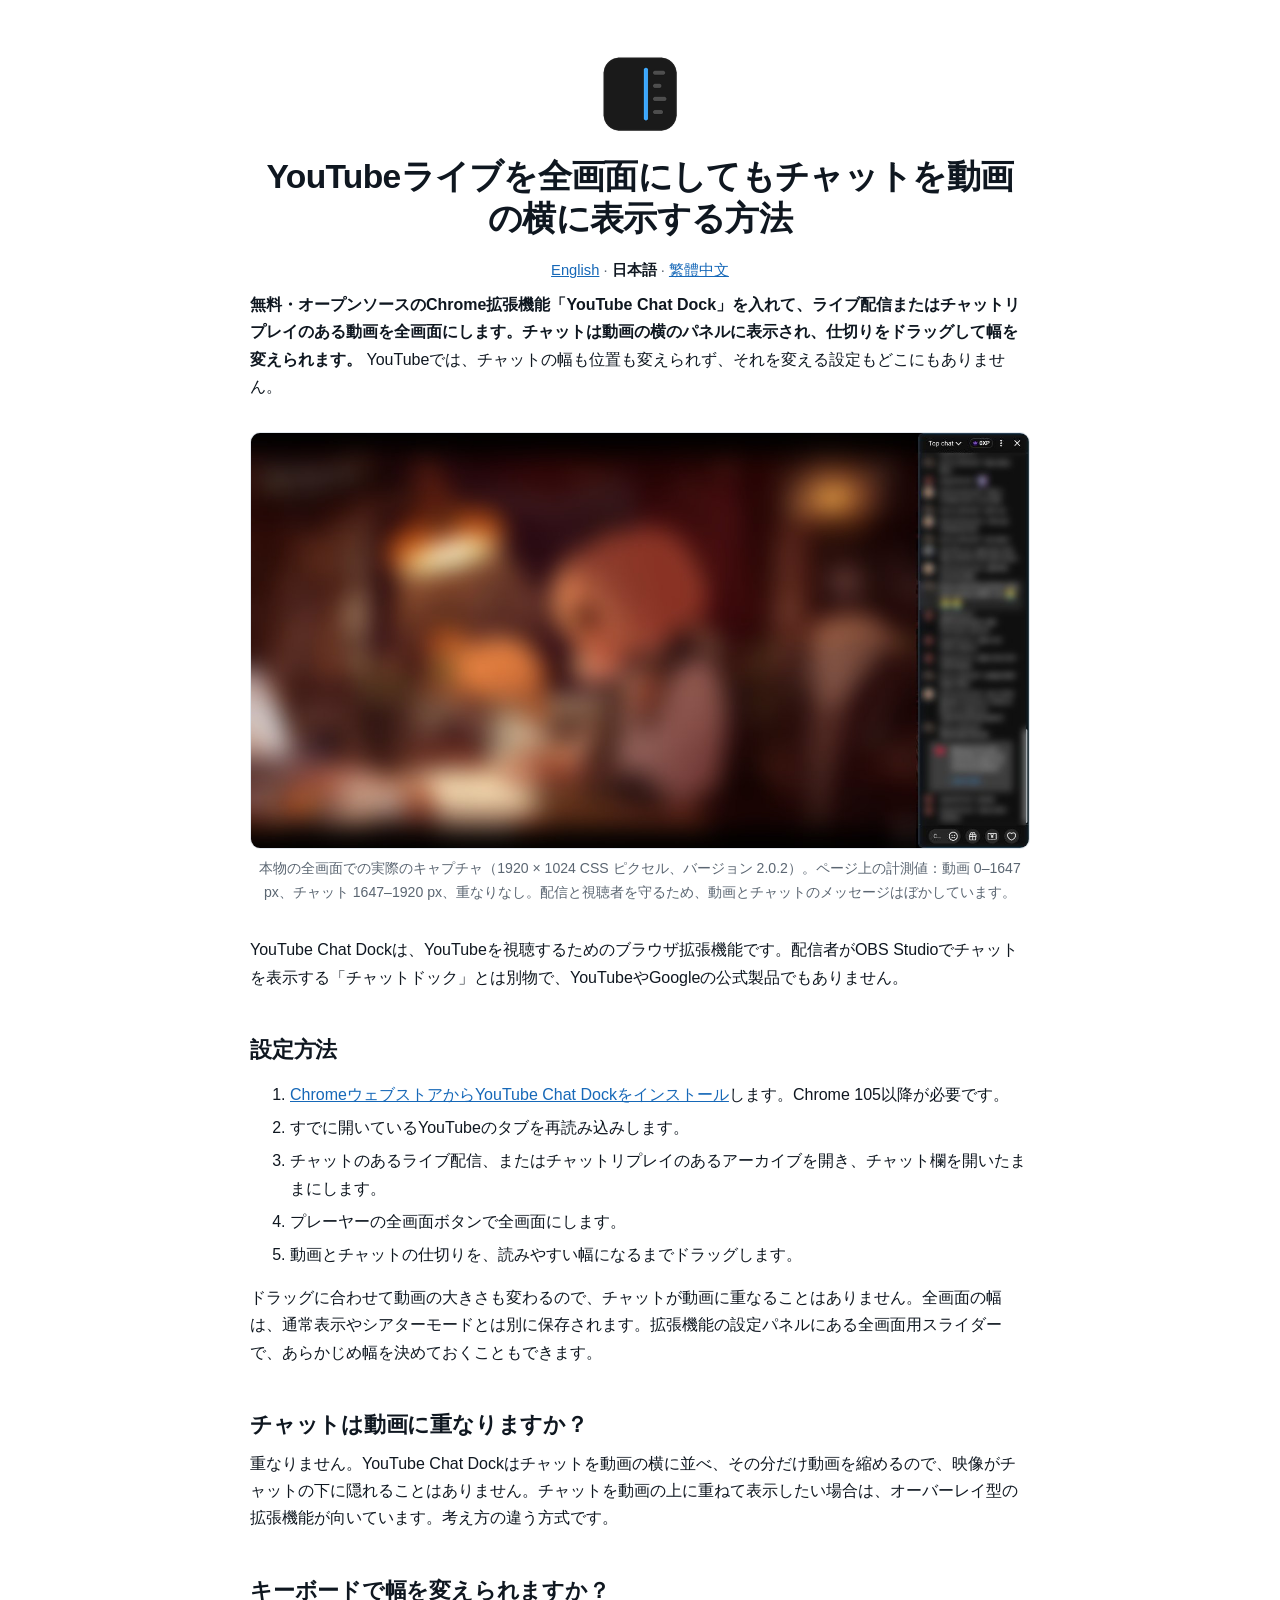
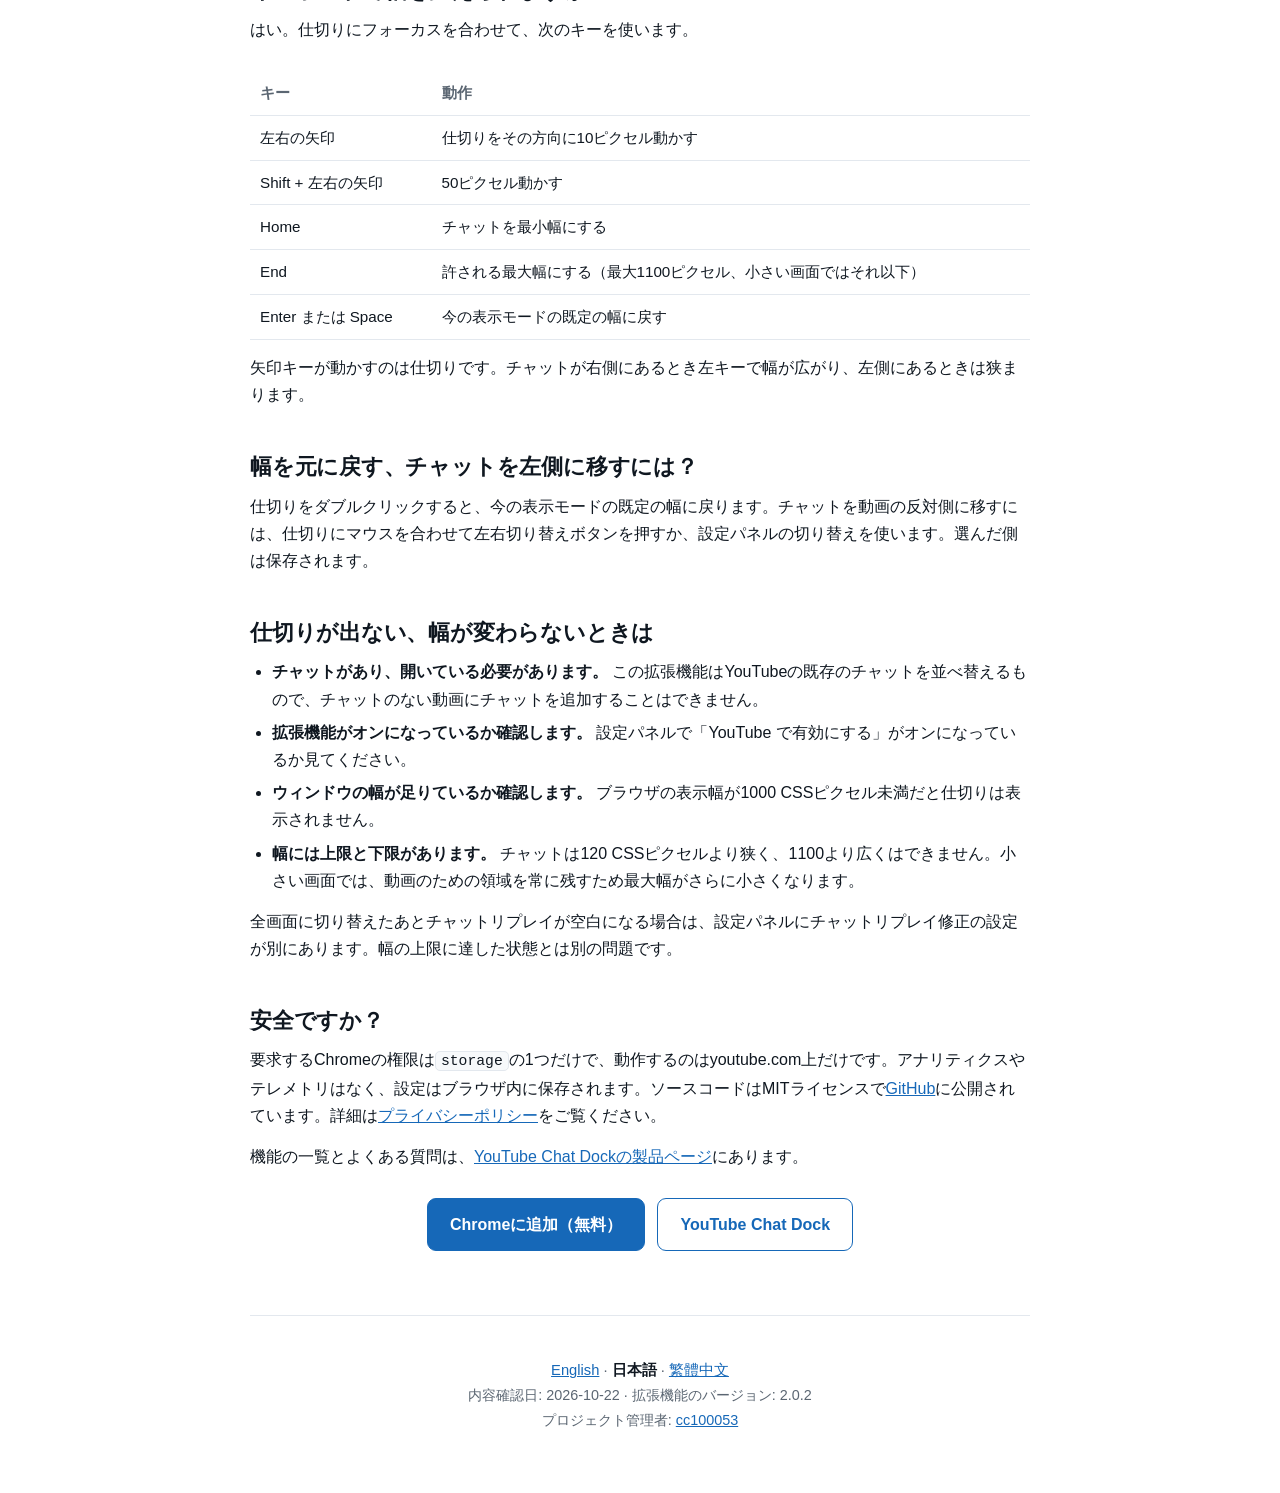
<file: docs/ja/guides/youtube-live-chat-fullscreen/index.html>
<!DOCTYPE html>
<!--
  GENERATED by store/make_pages.py from seo/GEO/content/ — do not edit this
  file directly. Only reviewed source bytes (SHA-256 in the review JSON) are
  published. No external requests, same as the landing pages.
-->
<html lang="ja">
<head>
<meta charset="utf-8">
<meta name="viewport" content="width=device-width, initial-scale=1">
<title>YouTubeライブを全画面にしてもチャットを動画の横に表示する方法</title>
<meta name="description" content="YouTubeのライブチャットは幅も位置も変えられません。無料のChrome拡張機能YouTube Chat Dockを使えば、全画面でもチャットを動画の横に表示し、好きな幅にドラッグで調整できます。">
<link rel="canonical" href="https://cc100053.github.io/YouTube-Chat-Dock/ja/guides/youtube-live-chat-fullscreen/">
<link rel="alternate" hreflang="en" href="https://cc100053.github.io/YouTube-Chat-Dock/guides/youtube-live-chat-fullscreen/">
<link rel="alternate" hreflang="ja" href="https://cc100053.github.io/YouTube-Chat-Dock/ja/guides/youtube-live-chat-fullscreen/">
<link rel="alternate" hreflang="zh-Hant" href="https://cc100053.github.io/YouTube-Chat-Dock/zh-TW/guides/youtube-live-chat-fullscreen/">
<link rel="alternate" hreflang="x-default" href="https://cc100053.github.io/YouTube-Chat-Dock/guides/youtube-live-chat-fullscreen/">
<link rel="icon" href="../../../assets/icon128.png" type="image/png">
<meta property="og:type" content="article">
<meta property="og:site_name" content="YouTube Chat Dock">
<meta property="og:title" content="YouTubeライブを全画面にしてもチャットを動画の横に表示する方法">
<meta property="og:description" content="YouTubeのライブチャットは幅も位置も変えられません。無料のChrome拡張機能YouTube Chat Dockを使えば、全画面でもチャットを動画の横に表示し、好きな幅にドラッグで調整できます。">
<meta property="og:url" content="https://cc100053.github.io/YouTube-Chat-Dock/ja/guides/youtube-live-chat-fullscreen/">
<meta property="og:image" content="https://cc100053.github.io/YouTube-Chat-Dock/assets/screenshot-1-side-panel.png">
<style>
:root{
  --bg:#ffffff; --fg:#0f1720; --muted:#5b6672; --line:#e3e8ee;
  --card:#f7f9fb; --accent:#1668b8; --accent-fg:#ffffff; --ok:#177245;
}
@media (prefers-color-scheme:dark){
  :root{
    --bg:#0e1116; --fg:#e8edf3; --muted:#9aa7b4; --line:#232a33;
    --card:#161b22; --accent:#3ea6ff; --accent-fg:#06121e; --ok:#6dd491;
  }
}
*{box-sizing:border-box}
html{-webkit-text-size-adjust:100%}
body{
  margin:0; background:var(--bg); color:var(--fg);
  font:16px/1.7 -apple-system,BlinkMacSystemFont,"Segoe UI",Roboto,
       "Hiragino Sans","Noto Sans JP","Noto Sans TC","PingFang TC",
       "Microsoft JhengHei",Helvetica,Arial,sans-serif;
}
.wrap{max-width:820px; margin:0 auto; padding:0 20px}
a{color:var(--accent)}
img,video{max-width:100%; height:auto}

header{text-align:center; padding:56px 0 8px}
header img.logo{width:76px; height:76px}
h1{font-size:2.1rem; line-height:1.25; margin:16px 0 6px; letter-spacing:-.02em}
.tagline{font-size:1.2rem; color:var(--muted); margin:0 0 8px}
.lede{max-width:62ch; margin:0 auto; color:var(--fg)}

.langs{margin:18px 0 0; color:var(--muted); font-size:.92rem}
.langs strong{color:var(--fg)}

.cta{display:flex; gap:12px; justify-content:center; flex-wrap:wrap; margin:28px 0 10px}
.btn{
  display:inline-block; padding:12px 22px; border-radius:9px; font-weight:600;
  text-decoration:none; border:1px solid var(--accent);
  background:var(--accent); color:var(--accent-fg);
}
.btn.ghost{background:transparent; color:var(--accent)}
.meta{text-align:center; color:var(--muted); font-size:.9rem; margin:0 0 12px}

figure{margin:32px 0}
figcaption{color:var(--muted); font-size:.88rem; text-align:center; margin-top:8px}
.shot{border:1px solid var(--line); border-radius:10px; display:block}

h2{font-size:1.35rem; line-height:1.4; margin:44px 0 10px; letter-spacing:-.01em}
h3{font-size:1.05rem; margin:26px 0 6px}
p{margin:0 0 14px}
ul{margin:0 0 14px; padding-inline-start:22px}
li{margin:6px 0}

.answer{
  border-inline-start:3px solid var(--accent); padding-inline-start:14px;
  margin:0 0 14px; font-weight:500;
}
.grid{display:grid; grid-template-columns:repeat(auto-fit,minmax(240px,1fr)); gap:14px; margin:18px 0}
.card{background:var(--card); border:1px solid var(--line); border-radius:10px; padding:16px}
.card h3{margin:0 0 6px; font-size:1rem}
.card p{margin:0; color:var(--muted); font-size:.95rem}

table{width:100%; border-collapse:collapse; margin:14px 0; font-size:.95rem}
caption{text-align:start; font-size:1.2rem; font-weight:600; color:var(--fg)}
.facts th{width:24%}
th,td{text-align:start; padding:9px 10px; border-bottom:1px solid var(--line); vertical-align:top}
th{color:var(--muted); font-weight:600}
.scroller{overflow-x:auto}

.privacy li{list-style:none; margin-inline-start:-22px}
.privacy .no::before{content:"\2715 "; color:var(--muted)}
.privacy .yes::before{content:"\2713 "; color:var(--ok)}

footer{
  margin:64px 0 0; padding:24px 0 48px; border-top:1px solid var(--line);
  color:var(--muted); font-size:.9rem; text-align:center;
}
code{background:var(--card); border:1px solid var(--line); border-radius:5px; padding:1px 5px; font-size:.92em}
</style>
</head>
<body>
<div class="wrap">
<header>
  <a href="https://cc100053.github.io/YouTube-Chat-Dock/ja/"><img class="logo" src="../../../assets/icon128.png" width="76" height="76" alt="YouTube Chat Dock"></a>
  <h1>YouTubeライブを全画面にしてもチャットを動画の横に表示する方法</h1>
  <nav class="langs" aria-label="言語"><a href="https://cc100053.github.io/YouTube-Chat-Dock/guides/youtube-live-chat-fullscreen/" hreflang="en">English</a> <span aria-hidden="true">·</span> <strong aria-current="true">日本語</strong> <span aria-hidden="true">·</span> <a href="https://cc100053.github.io/YouTube-Chat-Dock/zh-TW/guides/youtube-live-chat-fullscreen/" hreflang="zh-TW">繁體中文</a></nav>
</header>
<main>
<article>
<p><strong>無料・オープンソースのChrome拡張機能「YouTube Chat Dock」を入れて、ライブ配信またはチャットリプレイのある動画を全画面にします。チャットは動画の横のパネルに表示され、仕切りをドラッグして幅を変えられます。</strong> YouTubeでは、チャットの幅も位置も変えられず、それを変える設定もどこにもありません。</p>
<figure>
  <img class="shot" loading="lazy" decoding="async" src="../../../assets/fullscreen-real.jpg" width="1512" height="806"
       alt="YouTube Chat Dock を使い、YouTube のライブ配信を本物の全画面で表示した実際のスクリーンショット。左に動画、右にチャットのパネル、その間に仕切り。動画とチャットのメッセージはぼかしています。">
  <figcaption>本物の全画面での実際のキャプチャ（1920 × 1024 CSS ピクセル、バージョン 2.0.2）。ページ上の計測値：動画 0–1647 px、チャット 1647–1920 px、重なりなし。配信と視聴者を守るため、動画とチャットのメッセージはぼかしています。</figcaption>
</figure>
<p>YouTube Chat Dockは、YouTubeを視聴するためのブラウザ拡張機能です。配信者がOBS Studioでチャットを表示する「チャットドック」とは別物で、YouTubeやGoogleの公式製品でもありません。</p>
<h2>設定方法</h2>
<ol><li><a href="https://chromewebstore.google.com/detail/youtube-chat-dock/bkmbhlkcjbkjapbamkidacajjfhoiiam">ChromeウェブストアからYouTube Chat Dockをインストール</a>します。Chrome 105以降が必要です。</li><li>すでに開いているYouTubeのタブを再読み込みします。</li><li>チャットのあるライブ配信、またはチャットリプレイのあるアーカイブを開き、チャット欄を開いたままにします。</li><li>プレーヤーの全画面ボタンで全画面にします。</li><li>動画とチャットの仕切りを、読みやすい幅になるまでドラッグします。</li></ol>
<p>ドラッグに合わせて動画の大きさも変わるので、チャットが動画に重なることはありません。全画面の幅は、通常表示やシアターモードとは別に保存されます。拡張機能の設定パネルにある全画面用スライダーで、あらかじめ幅を決めておくこともできます。</p>
<h2>チャットは動画に重なりますか？</h2>
<p>重なりません。YouTube Chat Dockはチャットを動画の横に並べ、その分だけ動画を縮めるので、映像がチャットの下に隠れることはありません。チャットを動画の上に重ねて表示したい場合は、オーバーレイ型の拡張機能が向いています。考え方の違う方式です。</p>
<h2>キーボードで幅を変えられますか？</h2>
<p>はい。仕切りにフォーカスを合わせて、次のキーを使います。</p>
<div class="scroller">
<table>
  <tr><th>キー</th><th>動作</th></tr>
  <tr><td>左右の矢印</td><td>仕切りをその方向に10ピクセル動かす</td></tr>
  <tr><td>Shift + 左右の矢印</td><td>50ピクセル動かす</td></tr>
  <tr><td>Home</td><td>チャットを最小幅にする</td></tr>
  <tr><td>End</td><td>許される最大幅にする（最大1100ピクセル、小さい画面ではそれ以下）</td></tr>
  <tr><td>Enter または Space</td><td>今の表示モードの既定の幅に戻す</td></tr>
</table>
</div>
<p>矢印キーが動かすのは仕切りです。チャットが右側にあるとき左キーで幅が広がり、左側にあるときは狭まります。</p>
<h2>幅を元に戻す、チャットを左側に移すには？</h2>
<p>仕切りをダブルクリックすると、今の表示モードの既定の幅に戻ります。チャットを動画の反対側に移すには、仕切りにマウスを合わせて左右切り替えボタンを押すか、設定パネルの切り替えを使います。選んだ側は保存されます。</p>
<h2>仕切りが出ない、幅が変わらないときは</h2>
<ul><li><strong>チャットがあり、開いている必要があります。</strong> この拡張機能はYouTubeの既存のチャットを並べ替えるもので、チャットのない動画にチャットを追加することはできません。</li><li><strong>拡張機能がオンになっているか確認します。</strong> 設定パネルで「YouTube で有効にする」がオンになっているか見てください。</li><li><strong>ウィンドウの幅が足りているか確認します。</strong> ブラウザの表示幅が1000 CSSピクセル未満だと仕切りは表示されません。</li><li><strong>幅には上限と下限があります。</strong> チャットは120 CSSピクセルより狭く、1100より広くはできません。小さい画面では、動画のための領域を常に残すため最大幅がさらに小さくなります。</li></ul>
<p>全画面に切り替えたあとチャットリプレイが空白になる場合は、設定パネルにチャットリプレイ修正の設定が別にあります。幅の上限に達した状態とは別の問題です。</p>
<h2>安全ですか？</h2>
<p>要求するChromeの権限は<code>storage</code>の1つだけで、動作するのはyoutube.com上だけです。アナリティクスやテレメトリはなく、設定はブラウザ内に保存されます。ソースコードはMITライセンスで<a href="https://github.com/cc100053/YouTube-Chat-Dock">GitHub</a>に公開されています。詳細は<a href="https://github.com/cc100053/YouTube-Chat-Dock/blob/main/store/PRIVACY.md">プライバシーポリシー</a>をご覧ください。</p>
<p>機能の一覧とよくある質問は、<a href="https://cc100053.github.io/YouTube-Chat-Dock/ja/">YouTube Chat Dockの製品ページ</a>にあります。</p>
</article>
<div class="cta">
  <a class="btn" href="https://chromewebstore.google.com/detail/youtube-chat-dock/bkmbhlkcjbkjapbamkidacajjfhoiiam">Chromeに追加（無料）</a>
  <a class="btn ghost" href="https://cc100053.github.io/YouTube-Chat-Dock/ja/">YouTube Chat Dock</a>
</div>
</main>
<footer>
  <nav class="langs" aria-label="言語"><a href="https://cc100053.github.io/YouTube-Chat-Dock/guides/youtube-live-chat-fullscreen/" hreflang="en">English</a> <span aria-hidden="true">·</span> <strong aria-current="true">日本語</strong> <span aria-hidden="true">·</span> <a href="https://cc100053.github.io/YouTube-Chat-Dock/zh-TW/guides/youtube-live-chat-fullscreen/" hreflang="zh-TW">繁體中文</a></nav>
  <p>内容確認日: <time datetime="2026-10-22">2026-10-22</time> · 拡張機能のバージョン: 2.0.2<br>
  プロジェクト管理者: <a href="https://github.com/cc100053" rel="author">cc100053</a></p>
</footer>
</div>
<script type="application/ld+json">
{
  "@context": "https://schema.org",
  "@type": "TechArticle",
  "headline": "YouTubeライブを全画面にしてもチャットを動画の横に表示する方法",
  "description": "YouTubeのライブチャットは幅も位置も変えられません。無料のChrome拡張機能YouTube Chat Dockを使えば、全画面でもチャットを動画の横に表示し、好きな幅にドラッグで調整できます。",
  "inLanguage": "ja",
  "url": "https://cc100053.github.io/YouTube-Chat-Dock/ja/guides/youtube-live-chat-fullscreen/",
  "mainEntityOfPage": "https://cc100053.github.io/YouTube-Chat-Dock/ja/guides/youtube-live-chat-fullscreen/",
  "datePublished": "2026-10-22",
  "dateModified": "2026-10-22",
  "author": {
    "@type": "Person",
    "name": "cc100053",
    "url": "https://github.com/cc100053"
  },
  "about": {
    "@type": "SoftwareApplication",
    "@id": "https://cc100053.github.io/YouTube-Chat-Dock/#app",
    "name": "YouTube Chat Dock",
    "url": "https://cc100053.github.io/YouTube-Chat-Dock/ja/"
  }
}
</script>
</body>
</html>
</file>
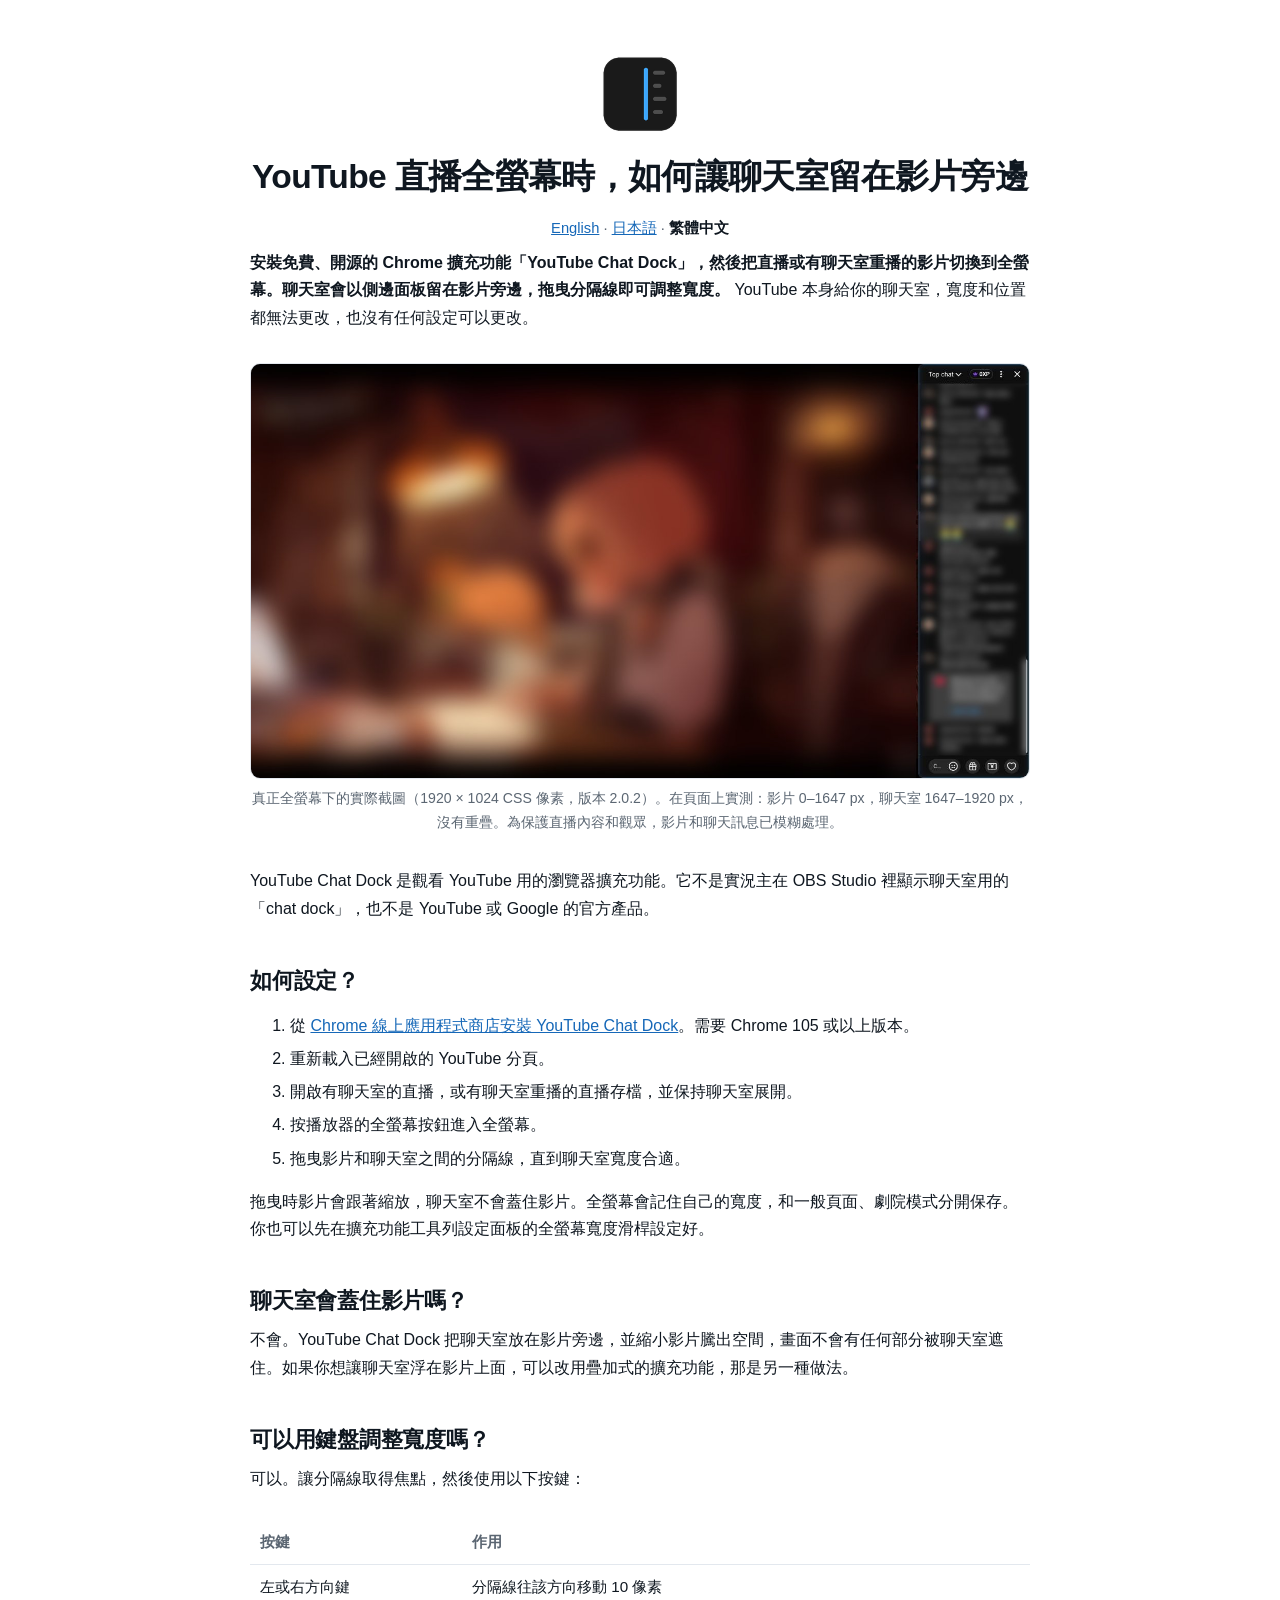
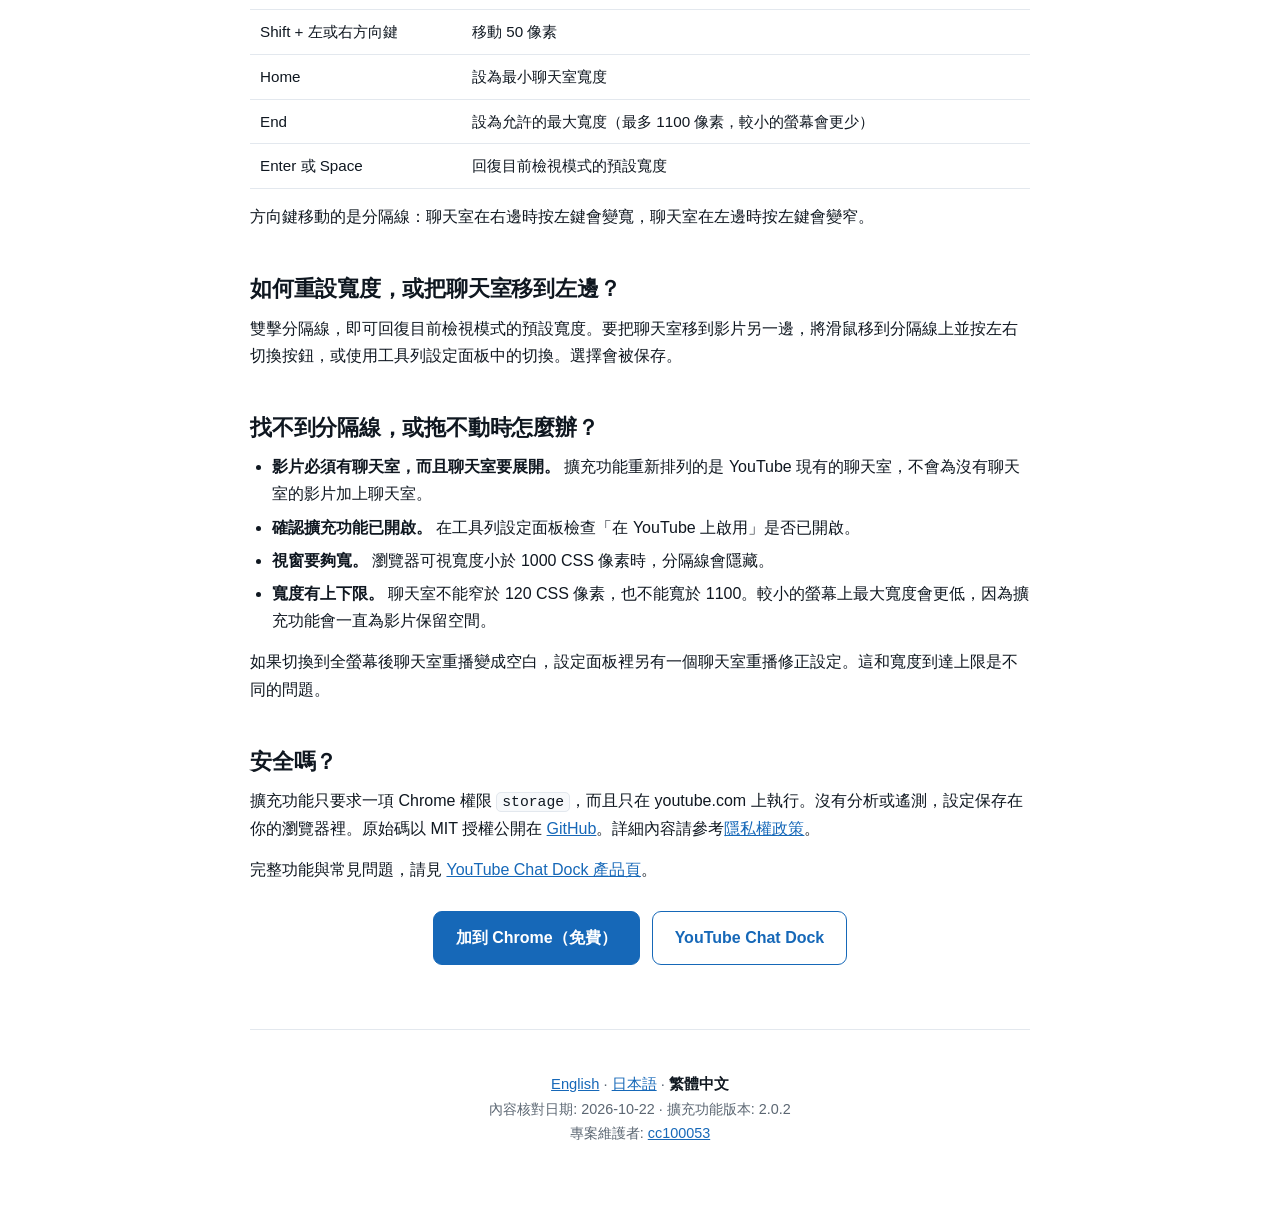
<file: docs/zh-TW/guides/youtube-live-chat-fullscreen/index.html>
<!DOCTYPE html>
<!--
  GENERATED by store/make_pages.py from seo/GEO/content/ — do not edit this
  file directly. Only reviewed source bytes (SHA-256 in the review JSON) are
  published. No external requests, same as the landing pages.
-->
<html lang="zh-TW">
<head>
<meta charset="utf-8">
<meta name="viewport" content="width=device-width, initial-scale=1">
<title>YouTube 直播全螢幕時，如何讓聊天室留在影片旁邊</title>
<meta name="description" content="YouTube 直播聊天室的寬度和位置都無法更改。免費的 Chrome 擴充功能 YouTube Chat Dock 讓聊天室在全螢幕時仍留在影片旁邊，並可拖曳調整到任何寬度。">
<link rel="canonical" href="https://cc100053.github.io/YouTube-Chat-Dock/zh-TW/guides/youtube-live-chat-fullscreen/">
<link rel="alternate" hreflang="en" href="https://cc100053.github.io/YouTube-Chat-Dock/guides/youtube-live-chat-fullscreen/">
<link rel="alternate" hreflang="ja" href="https://cc100053.github.io/YouTube-Chat-Dock/ja/guides/youtube-live-chat-fullscreen/">
<link rel="alternate" hreflang="zh-Hant" href="https://cc100053.github.io/YouTube-Chat-Dock/zh-TW/guides/youtube-live-chat-fullscreen/">
<link rel="alternate" hreflang="x-default" href="https://cc100053.github.io/YouTube-Chat-Dock/guides/youtube-live-chat-fullscreen/">
<link rel="icon" href="../../../assets/icon128.png" type="image/png">
<meta property="og:type" content="article">
<meta property="og:site_name" content="YouTube Chat Dock">
<meta property="og:title" content="YouTube 直播全螢幕時，如何讓聊天室留在影片旁邊">
<meta property="og:description" content="YouTube 直播聊天室的寬度和位置都無法更改。免費的 Chrome 擴充功能 YouTube Chat Dock 讓聊天室在全螢幕時仍留在影片旁邊，並可拖曳調整到任何寬度。">
<meta property="og:url" content="https://cc100053.github.io/YouTube-Chat-Dock/zh-TW/guides/youtube-live-chat-fullscreen/">
<meta property="og:image" content="https://cc100053.github.io/YouTube-Chat-Dock/assets/screenshot-1-side-panel.png">
<style>
:root{
  --bg:#ffffff; --fg:#0f1720; --muted:#5b6672; --line:#e3e8ee;
  --card:#f7f9fb; --accent:#1668b8; --accent-fg:#ffffff; --ok:#177245;
}
@media (prefers-color-scheme:dark){
  :root{
    --bg:#0e1116; --fg:#e8edf3; --muted:#9aa7b4; --line:#232a33;
    --card:#161b22; --accent:#3ea6ff; --accent-fg:#06121e; --ok:#6dd491;
  }
}
*{box-sizing:border-box}
html{-webkit-text-size-adjust:100%}
body{
  margin:0; background:var(--bg); color:var(--fg);
  font:16px/1.7 -apple-system,BlinkMacSystemFont,"Segoe UI",Roboto,
       "Hiragino Sans","Noto Sans JP","Noto Sans TC","PingFang TC",
       "Microsoft JhengHei",Helvetica,Arial,sans-serif;
}
.wrap{max-width:820px; margin:0 auto; padding:0 20px}
a{color:var(--accent)}
img,video{max-width:100%; height:auto}

header{text-align:center; padding:56px 0 8px}
header img.logo{width:76px; height:76px}
h1{font-size:2.1rem; line-height:1.25; margin:16px 0 6px; letter-spacing:-.02em}
.tagline{font-size:1.2rem; color:var(--muted); margin:0 0 8px}
.lede{max-width:62ch; margin:0 auto; color:var(--fg)}

.langs{margin:18px 0 0; color:var(--muted); font-size:.92rem}
.langs strong{color:var(--fg)}

.cta{display:flex; gap:12px; justify-content:center; flex-wrap:wrap; margin:28px 0 10px}
.btn{
  display:inline-block; padding:12px 22px; border-radius:9px; font-weight:600;
  text-decoration:none; border:1px solid var(--accent);
  background:var(--accent); color:var(--accent-fg);
}
.btn.ghost{background:transparent; color:var(--accent)}
.meta{text-align:center; color:var(--muted); font-size:.9rem; margin:0 0 12px}

figure{margin:32px 0}
figcaption{color:var(--muted); font-size:.88rem; text-align:center; margin-top:8px}
.shot{border:1px solid var(--line); border-radius:10px; display:block}

h2{font-size:1.35rem; line-height:1.4; margin:44px 0 10px; letter-spacing:-.01em}
h3{font-size:1.05rem; margin:26px 0 6px}
p{margin:0 0 14px}
ul{margin:0 0 14px; padding-inline-start:22px}
li{margin:6px 0}

.answer{
  border-inline-start:3px solid var(--accent); padding-inline-start:14px;
  margin:0 0 14px; font-weight:500;
}
.grid{display:grid; grid-template-columns:repeat(auto-fit,minmax(240px,1fr)); gap:14px; margin:18px 0}
.card{background:var(--card); border:1px solid var(--line); border-radius:10px; padding:16px}
.card h3{margin:0 0 6px; font-size:1rem}
.card p{margin:0; color:var(--muted); font-size:.95rem}

table{width:100%; border-collapse:collapse; margin:14px 0; font-size:.95rem}
caption{text-align:start; font-size:1.2rem; font-weight:600; color:var(--fg)}
.facts th{width:24%}
th,td{text-align:start; padding:9px 10px; border-bottom:1px solid var(--line); vertical-align:top}
th{color:var(--muted); font-weight:600}
.scroller{overflow-x:auto}

.privacy li{list-style:none; margin-inline-start:-22px}
.privacy .no::before{content:"\2715 "; color:var(--muted)}
.privacy .yes::before{content:"\2713 "; color:var(--ok)}

footer{
  margin:64px 0 0; padding:24px 0 48px; border-top:1px solid var(--line);
  color:var(--muted); font-size:.9rem; text-align:center;
}
code{background:var(--card); border:1px solid var(--line); border-radius:5px; padding:1px 5px; font-size:.92em}
</style>
</head>
<body>
<div class="wrap">
<header>
  <a href="https://cc100053.github.io/YouTube-Chat-Dock/zh-TW/"><img class="logo" src="../../../assets/icon128.png" width="76" height="76" alt="YouTube Chat Dock"></a>
  <h1>YouTube 直播全螢幕時，如何讓聊天室留在影片旁邊</h1>
  <nav class="langs" aria-label="語言"><a href="https://cc100053.github.io/YouTube-Chat-Dock/guides/youtube-live-chat-fullscreen/" hreflang="en">English</a> <span aria-hidden="true">·</span> <a href="https://cc100053.github.io/YouTube-Chat-Dock/ja/guides/youtube-live-chat-fullscreen/" hreflang="ja">日本語</a> <span aria-hidden="true">·</span> <strong aria-current="true">繁體中文</strong></nav>
</header>
<main>
<article>
<p><strong>安裝免費、開源的 Chrome 擴充功能「YouTube Chat Dock」，然後把直播或有聊天室重播的影片切換到全螢幕。聊天室會以側邊面板留在影片旁邊，拖曳分隔線即可調整寬度。</strong> YouTube 本身給你的聊天室，寬度和位置都無法更改，也沒有任何設定可以更改。</p>
<figure>
  <img class="shot" loading="lazy" decoding="async" src="../../../assets/fullscreen-real.jpg" width="1512" height="806"
       alt="使用 YouTube Chat Dock，在真正的全螢幕下觀看 YouTube 直播的實際截圖：左邊是影片，右邊是聊天室面板，中間是分隔線。影片和聊天訊息已模糊處理。">
  <figcaption>真正全螢幕下的實際截圖（1920 × 1024 CSS 像素，版本 2.0.2）。在頁面上實測：影片 0–1647 px，聊天室 1647–1920 px，沒有重疊。為保護直播內容和觀眾，影片和聊天訊息已模糊處理。</figcaption>
</figure>
<p>YouTube Chat Dock 是觀看 YouTube 用的瀏覽器擴充功能。它不是實況主在 OBS Studio 裡顯示聊天室用的「chat dock」，也不是 YouTube 或 Google 的官方產品。</p>
<h2>如何設定？</h2>
<ol><li>從 <a href="https://chromewebstore.google.com/detail/youtube-chat-dock/bkmbhlkcjbkjapbamkidacajjfhoiiam">Chrome 線上應用程式商店安裝 YouTube Chat Dock</a>。需要 Chrome 105 或以上版本。</li><li>重新載入已經開啟的 YouTube 分頁。</li><li>開啟有聊天室的直播，或有聊天室重播的直播存檔，並保持聊天室展開。</li><li>按播放器的全螢幕按鈕進入全螢幕。</li><li>拖曳影片和聊天室之間的分隔線，直到聊天室寬度合適。</li></ol>
<p>拖曳時影片會跟著縮放，聊天室不會蓋住影片。全螢幕會記住自己的寬度，和一般頁面、劇院模式分開保存。你也可以先在擴充功能工具列設定面板的全螢幕寬度滑桿設定好。</p>
<h2>聊天室會蓋住影片嗎？</h2>
<p>不會。YouTube Chat Dock 把聊天室放在影片旁邊，並縮小影片騰出空間，畫面不會有任何部分被聊天室遮住。如果你想讓聊天室浮在影片上面，可以改用疊加式的擴充功能，那是另一種做法。</p>
<h2>可以用鍵盤調整寬度嗎？</h2>
<p>可以。讓分隔線取得焦點，然後使用以下按鍵：</p>
<div class="scroller">
<table>
  <tr><th>按鍵</th><th>作用</th></tr>
  <tr><td>左或右方向鍵</td><td>分隔線往該方向移動 10 像素</td></tr>
  <tr><td>Shift + 左或右方向鍵</td><td>移動 50 像素</td></tr>
  <tr><td>Home</td><td>設為最小聊天室寬度</td></tr>
  <tr><td>End</td><td>設為允許的最大寬度（最多 1100 像素，較小的螢幕會更少）</td></tr>
  <tr><td>Enter 或 Space</td><td>回復目前檢視模式的預設寬度</td></tr>
</table>
</div>
<p>方向鍵移動的是分隔線：聊天室在右邊時按左鍵會變寬，聊天室在左邊時按左鍵會變窄。</p>
<h2>如何重設寬度，或把聊天室移到左邊？</h2>
<p>雙擊分隔線，即可回復目前檢視模式的預設寬度。要把聊天室移到影片另一邊，將滑鼠移到分隔線上並按左右切換按鈕，或使用工具列設定面板中的切換。選擇會被保存。</p>
<h2>找不到分隔線，或拖不動時怎麼辦？</h2>
<ul><li><strong>影片必須有聊天室，而且聊天室要展開。</strong> 擴充功能重新排列的是 YouTube 現有的聊天室，不會為沒有聊天室的影片加上聊天室。</li><li><strong>確認擴充功能已開啟。</strong> 在工具列設定面板檢查「在 YouTube 上啟用」是否已開啟。</li><li><strong>視窗要夠寬。</strong> 瀏覽器可視寬度小於 1000 CSS 像素時，分隔線會隱藏。</li><li><strong>寬度有上下限。</strong> 聊天室不能窄於 120 CSS 像素，也不能寬於 1100。較小的螢幕上最大寬度會更低，因為擴充功能會一直為影片保留空間。</li></ul>
<p>如果切換到全螢幕後聊天室重播變成空白，設定面板裡另有一個聊天室重播修正設定。這和寬度到達上限是不同的問題。</p>
<h2>安全嗎？</h2>
<p>擴充功能只要求一項 Chrome 權限 <code>storage</code>，而且只在 youtube.com 上執行。沒有分析或遙測，設定保存在你的瀏覽器裡。原始碼以 MIT 授權公開在 <a href="https://github.com/cc100053/YouTube-Chat-Dock">GitHub</a>。詳細內容請參考<a href="https://github.com/cc100053/YouTube-Chat-Dock/blob/main/store/PRIVACY.md">隱私權政策</a>。</p>
<p>完整功能與常見問題，請見 <a href="https://cc100053.github.io/YouTube-Chat-Dock/zh-TW/">YouTube Chat Dock 產品頁</a>。</p>
</article>
<div class="cta">
  <a class="btn" href="https://chromewebstore.google.com/detail/youtube-chat-dock/bkmbhlkcjbkjapbamkidacajjfhoiiam">加到 Chrome（免費）</a>
  <a class="btn ghost" href="https://cc100053.github.io/YouTube-Chat-Dock/zh-TW/">YouTube Chat Dock</a>
</div>
</main>
<footer>
  <nav class="langs" aria-label="語言"><a href="https://cc100053.github.io/YouTube-Chat-Dock/guides/youtube-live-chat-fullscreen/" hreflang="en">English</a> <span aria-hidden="true">·</span> <a href="https://cc100053.github.io/YouTube-Chat-Dock/ja/guides/youtube-live-chat-fullscreen/" hreflang="ja">日本語</a> <span aria-hidden="true">·</span> <strong aria-current="true">繁體中文</strong></nav>
  <p>內容核對日期: <time datetime="2026-10-22">2026-10-22</time> · 擴充功能版本: 2.0.2<br>
  專案維護者: <a href="https://github.com/cc100053" rel="author">cc100053</a></p>
</footer>
</div>
<script type="application/ld+json">
{
  "@context": "https://schema.org",
  "@type": "TechArticle",
  "headline": "YouTube 直播全螢幕時，如何讓聊天室留在影片旁邊",
  "description": "YouTube 直播聊天室的寬度和位置都無法更改。免費的 Chrome 擴充功能 YouTube Chat Dock 讓聊天室在全螢幕時仍留在影片旁邊，並可拖曳調整到任何寬度。",
  "inLanguage": "zh-Hant",
  "url": "https://cc100053.github.io/YouTube-Chat-Dock/zh-TW/guides/youtube-live-chat-fullscreen/",
  "mainEntityOfPage": "https://cc100053.github.io/YouTube-Chat-Dock/zh-TW/guides/youtube-live-chat-fullscreen/",
  "datePublished": "2026-10-22",
  "dateModified": "2026-10-22",
  "author": {
    "@type": "Person",
    "name": "cc100053",
    "url": "https://github.com/cc100053"
  },
  "about": {
    "@type": "SoftwareApplication",
    "@id": "https://cc100053.github.io/YouTube-Chat-Dock/#app",
    "name": "YouTube Chat Dock",
    "url": "https://cc100053.github.io/YouTube-Chat-Dock/zh-TW/"
  }
}
</script>
</body>
</html>
</file>
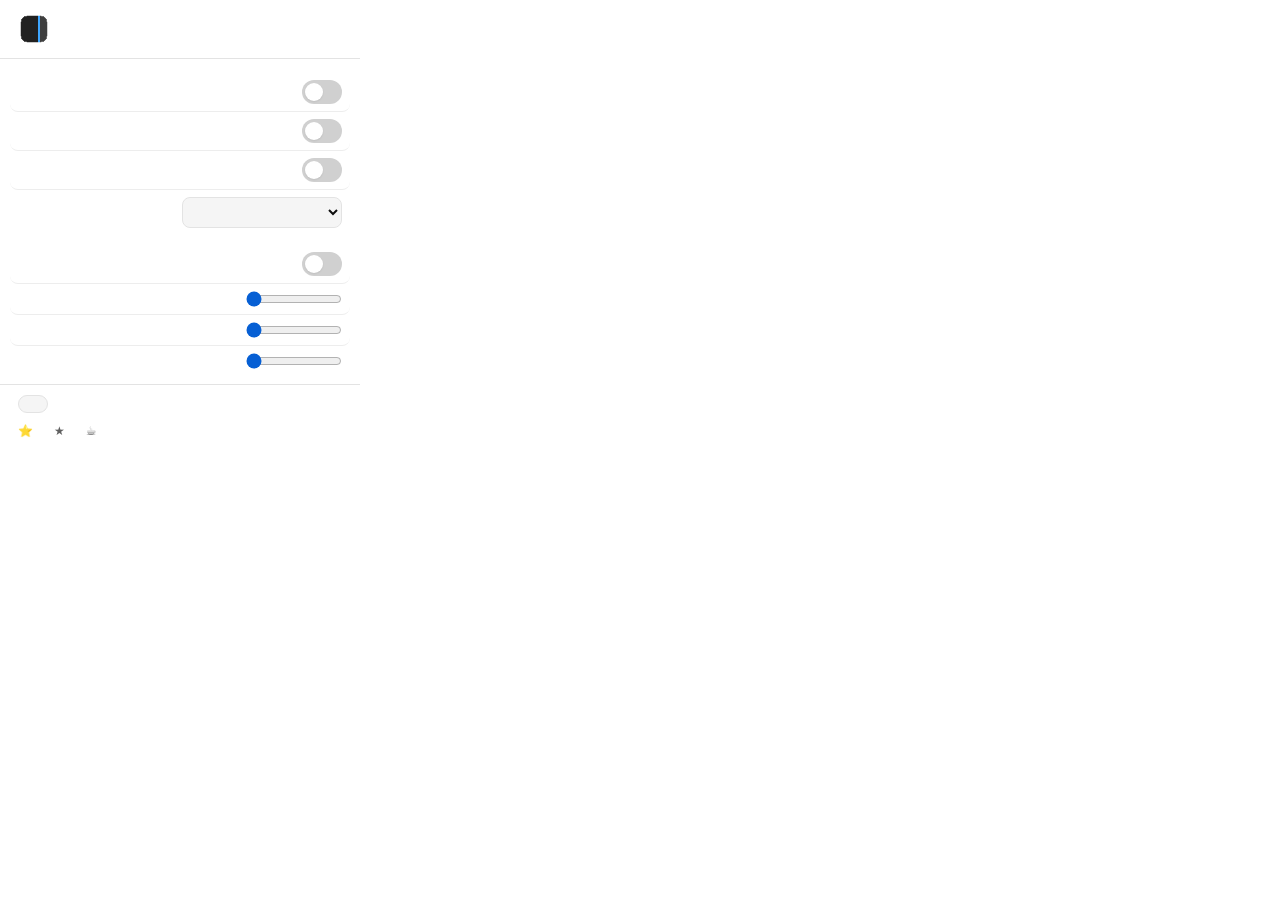
<file: popup.html>
<!DOCTYPE html>
<!--
  Settings popup.

  Every string is filled in by popup.js from the table in i18n.js at load —
  there is no English hard-coded here, because a half-translated popup is
  worse than an untranslated one, and because the user can pick a language
  that is not the browser's.
-->
<html>
<head>
  <meta charset="utf-8">
  <link rel="stylesheet" href="popup.css">
</head>
<body>
  <header>
    <img src="icons/icon48.png" alt="" width="32" height="32">
    <div class="head-text">
      <h1 data-i18n="extName"></h1>
      <p id="version"></p>
    </div>
  </header>

  <main>
    <section>
      <h2 data-i18n="secGeneral"></h2>

      <label class="row switch">
        <span class="labels">
          <span class="title" data-i18n="optEnabled"></span>
          <span class="hint" data-i18n="optEnabledHint"></span>
        </span>
        <input type="checkbox" id="enabled">
        <span class="track" aria-hidden="true"></span>
      </label>

      <!-- Not inside #gated: this works around a YouTube bug, not one of
           ours, so it stays reachable with the docking switched off. -->
      <label class="row switch">
        <span class="labels">
          <span class="title" data-i18n="optChatFix"></span>
          <span class="hint" data-i18n="optChatFixHint"></span>
        </span>
        <input type="checkbox" id="chatfix">
        <span class="track" aria-hidden="true"></span>
      </label>

      <!-- Also outside #gated: hover-pause is chat behaviour, not layout, and
           works just as well on YouTube's stock sidebar as in the dock. -->
      <label class="row switch">
        <span class="labels">
          <span class="title" data-i18n="optHoverPause"></span>
          <span class="hint" data-i18n="optHoverPauseHint"></span>
        </span>
        <input type="checkbox" id="hoverpause">
        <span class="track" aria-hidden="true"></span>
      </label>

      <label class="row select">
        <span class="labels">
          <span class="title" data-i18n="optLanguage"></span>
        </span>
        <select id="lang"></select>
      </label>
    </section>

    <section id="gated">
      <h2 data-i18n="secLayout"></h2>

      <label class="row switch">
        <span class="labels">
          <span class="title" data-i18n="optSwap"></span>
        </span>
        <input type="checkbox" id="flip">
        <span class="track" aria-hidden="true"></span>
      </label>

      <label class="row range">
        <span class="title" data-i18n="optPageWidth"></span>
        <output id="pageWidthOut"></output>
        <input type="range" id="pageWidth">
      </label>

      <label class="row range">
        <span class="title" data-i18n="optTheaterWidth"></span>
        <output id="twWidthOut"></output>
        <input type="range" id="twWidth">
      </label>

      <label class="row range">
        <span class="title" data-i18n="optFsWidth"></span>
        <output id="fsWidthOut"></output>
        <input type="range" id="fsWidth">
      </label>

    </section>
  </main>

  <footer>
    <!-- Feedback is an <a>, not a <button>, because it navigates: an anchor
         gets middle-click, "copy link" and the status bar for free, and needs
         no tabs API. It is styled to match Reset, which is what puts it at the
         prominence a feature-request channel needs. -->
    <div class="acts">
      <button type="button" id="reset" data-i18n="btnReset"></button>
      <!-- data-i18n sits on the inner span, not on the anchor: applyLanguage
           assigns textContent to every [data-i18n] element, which would wipe
           the emoji out on the first render. Same split as the nav links. -->
      <a id="feedback" target="_blank" rel="noreferrer">
        <span aria-hidden="true">📝</span><span data-i18n="btnFeedback"></span>
      </a>
    </div>
    <nav>
      <a id="rate" target="_blank" rel="noreferrer">
        <span aria-hidden="true">⭐</span><span data-i18n="linkRate"></span>
      </a>
      <a id="source" href="https://github.com/cc100053/YouTube-Chat-Dock"
         target="_blank" rel="noreferrer">
        <span aria-hidden="true">★</span><span data-i18n="linkStar"></span>
      </a>
      <a id="coffee" target="_blank" rel="noreferrer">
        <span aria-hidden="true">☕</span><span data-i18n="linkCoffee"></span>
      </a>
    </nav>
  </footer>

  <div id="toast" role="status" aria-live="polite"></div>

  <!-- settings.js defines the YTCHAT contract; i18n.js the message table. -->
  <script src="settings.js"></script>
  <script src="i18n.js"></script>
  <script src="popup.js"></script>
</body>
</html>
</file>
<file: popup.css>
/* =============================================================
   Settings popup.

   Independent of dock.css — this styles an extension page,
   dock.css styles youtube.com. They share only the accent
   colour, which is the divider blue.

   Written logical-first (inline-start / inline-end / margin-
   block, never left / right / margin-top) because the popup
   renders in ar with dir="rtl", where physical properties leave
   every control on the wrong edge. Verified in Chrome in ar,
   not reasoned about.

   Light and dark are both supported. The popup is opened from
   the browser chrome, not from inside YouTube, so it should
   follow the OS the way the rest of the browser UI does rather
   than assume YouTube's dark theme.
   ============================================================= */

:root {
  color-scheme: light dark;

  --bg: #ffffff;
  --surface: #f5f5f5;
  --line: #e3e3e3;
  --line-soft: #ededed;
  --text: #0f0f0f;
  --muted: #606060;
  --blue: #065fd4;
  --track: #d0d0d0;
  --knob: #ffffff;
  --shadow: 0 1px 2px rgba(0, 0, 0, .08);
}

@media (prefers-color-scheme: dark) {
  :root {
    --bg: #0f0f0f;
    --surface: #1c1c1c;
    --line: #303030;
    --line-soft: #242424;
    --text: #f1f1f1;
    --muted: #a0a0a0;
    --blue: #3ea6ff;
    --track: #3f3f3f;
    --knob: #f1f1f1;
    --shadow: none;
  }
}

* { box-sizing: border-box; }

/* Chrome caps the popup at 600px tall. Tuning the content to fit was the
   first attempt and it was wrong: it was tuned against en, zh_TW and ar, and
   measuring all twelve afterwards found six over the cap — Russian at 733.
   Translated UI cannot be height-tuned per language.

   So the panel is a flex column instead. Header and footer are pinned, only
   the settings list scrolls, and the cap applies to the whole thing. Short
   languages still size naturally with no scrollbar; long ones scroll the list
   and keep Reset reachable. This survives a language that is longer still,
   and a row added later. */
body {
  width: 360px;
  max-height: 600px;
  display: flex;
  flex-direction: column;
  margin: 0;
  background: var(--bg);
  color: var(--text);
  /* System stack: Roboto is not installed on stock macOS or Windows. */
  font: 400 13px/1.45 system-ui, -apple-system, "Segoe UI", Roboto, Arial, sans-serif;
  -webkit-font-smoothing: antialiased;
}

/* ---- header ---------------------------------------------------------- */

header {
  flex: none;
  display: flex;
  align-items: center;
  gap: 12px;
  padding: 13px 18px;
  border-block-end: 1px solid var(--line);
}

header img { border-radius: 8px; }

.head-text { min-width: 0; }

header h1 {
  margin: 0;
  font-size: 14.5px;
  font-weight: 650;
  letter-spacing: -0.01em;
}

header p {
  margin: 1px 0 0;
  color: var(--muted);
  font-size: 11.5px;
  font-variant-numeric: tabular-nums;
}

/* ---- sections -------------------------------------------------------- */

main {
  flex: 1 1 auto;
  min-height: 0;      /* or the flex item refuses to shrink and scroll */
  overflow-y: auto;
  overscroll-behavior: contain;
  padding: 4px 18px 8px;
}

section + section { margin-block-start: 2px; }

section h2 {
  margin: 10px 0 1px;
  color: var(--muted);
  font-size: 11px;
  font-weight: 650;
  letter-spacing: .06em;
  text-transform: uppercase;
}

.row {
  display: grid;
  align-items: center;
  gap: 0 10px;
  padding: 7px 8px;
  /* Bleed the hover surface out to the panel edges without moving the text:
     the negative margin cancels the padding that gives hover its shape. */
  margin-inline: -8px;
  border-radius: 8px;
  border-block-end: 1px solid var(--line-soft);
  transition: background .12s ease;
}

.row:last-of-type { border-block-end: 0; }

/* Only the rows that actually do something on click get the affordance. The
   range rows are dragged, not clicked, so they stay inert. */
.switch, .select { cursor: pointer; }
.switch:hover, .select:hover { background: var(--surface); }

/* The whole row reads as the focus target, not just the 40px track. */
.switch:has(input:focus-visible) { background: var(--surface); }

.switch, .select { grid-template-columns: 1fr auto; }

/* The slider shares its row rather than sitting under it. Stacked, the three
   width rows measured 66px each and pushed the popup to 758 — past Chrome's
   600px cap, which turns the whole panel into a scroller.

   Column order must match popup.html's source order: title, output, range.
   It did not at first — the 88px slider was given the 46px column and its
   right end was clipped off the popup edge. */
.range { grid-template-columns: 1fr auto 96px; }

.labels { display: block; min-width: 0; }
.title { display: block; font-weight: 450; }

/* Rows are padded for the hover surface, so their hairline would inset with
   them. Push it back out to sit flush with the text column. */
.row { background-clip: padding-box; }

.hint {
  display: block;
  margin-block-start: 3px;
  color: var(--muted);
  font-size: 11.5px;
  line-height: 1.4;
}

/* Dimmed, but never `disabled`: fully disabling the controls would drop them
   out of the tab order, so a keyboard user who switched the extension off
   could not switch anything back without a mouse. */
#gated { transition: opacity .15s ease; }
#gated[data-off] { opacity: .45; }

/* ---- switch ---------------------------------------------------------- */

.switch input {
  position: absolute;
  opacity: 0;
  width: 0;
  height: 0;
}

.track {
  position: relative;
  width: 40px;
  height: 24px;
  border-radius: 12px;
  background: var(--track);
  transition: background .16s ease;
  flex: none;
}

.track::after {
  content: '';
  position: absolute;
  inset-block-start: 3px;
  inset-inline-start: 3px;
  width: 18px;
  height: 18px;
  border-radius: 50%;
  background: var(--knob);
  box-shadow: var(--shadow);
  transition: translate .16s ease;
}

.switch input:checked ~ .track { background: var(--blue); }

/* Logical translate: in RTL the knob must travel toward the inline end,
   which is the left. A hard-coded +16px moves it the wrong way — this was
   wrong on the first pass and caught by rendering the popup in ar. */
.switch input:checked ~ .track::after { translate: 16px 0; }
:dir(rtl) .switch input:checked ~ .track::after { translate: -16px 0; }

.switch input:focus-visible ~ .track {
  outline: 2px solid var(--blue);
  outline-offset: 2px;
}

/* ---- select ---------------------------------------------------------- */

select {
  min-width: 150px;
  padding: 6px 10px;
  border: 1px solid var(--line);
  border-radius: 8px;
  background: var(--surface);
  color: var(--text);
  font: inherit;
  font-size: 12.5px;
  cursor: pointer;
}

select:hover { border-color: var(--muted); }
select:focus-visible { outline: 2px solid var(--blue); outline-offset: 1px; }

/* ---- range ----------------------------------------------------------- */

.range output {
  min-width: 50px;
  color: var(--blue);
  font-weight: 650;
  font-size: 12.5px;
  font-variant-numeric: tabular-nums;
  text-align: end;
}

.range input[type=range] {
  width: 96px;
  margin: 0;
  accent-color: var(--blue);
  cursor: pointer;
}

.range input[type=range]:focus-visible {
  outline: 2px solid var(--blue);
  outline-offset: 4px;
  border-radius: 2px;
}

/* ---- note + footer --------------------------------------------------- */

.note {
  margin: 9px 0 0;
  padding: 8px 10px;
  border-radius: 8px;
  background: var(--surface);
  color: var(--muted);
  font-size: 11.5px;
  line-height: 1.45;
}

/* Two rows, not one. Reset plus two links on a single line fits English and
   nothing else: zh_TW clipped "請我喝杯咖啡" off the right edge, and German
   ("Gib mir einen Stern auf GitHub" + "Spendier mir einen Kaffee") is longer
   still. The links get their own full-width row, and that row wraps again if
   a language needs it. */
footer {
  flex: none;
  display: flex;
  flex-direction: column;
  align-items: flex-start;
  gap: 10px;
  padding: 10px 18px 12px;
  border-block-start: 1px solid var(--line);
}

/* Three links now, so they flow from the start and wrap, rather than being
   justified to the edges — space-between strands the last item on its own
   line at a random offset once the row wraps. */
footer nav {
  display: flex;
  align-items: center;
  flex-wrap: wrap;
  gap: 6px 16px;
  width: 100%;
}

footer a {
  display: inline-flex;
  align-items: center;
  gap: 5px;
  color: var(--muted);
  font-size: 12px;
  text-decoration: none;
  white-space: nowrap;
}

footer a:hover { color: var(--blue); }
footer a:focus-visible { outline: 2px solid var(--blue); outline-offset: 3px; border-radius: 3px; }

/* Reset and Feedback share a row that wraps rather than a fixed pair: the two
   labels together are 20 chars in en and 44 in de ("Auf Standard zurücksetzen"
   + "Feedback geben"), which is wider than the 324px content box. Wrapping
   stacks them instead of clipping the second off the edge. */
.acts {
  display: flex;
  flex-wrap: wrap;
  align-items: center;
  gap: 8px;
  /* Full width so there is a far edge to push Feedback to; without it the row
     shrink-wraps the two buttons and the auto margin below has nothing to
     take up. */
  width: 100%;
}

/* One rule for both, so the anchor cannot drift from the button it is meant
   to match. #feedback outranks the `footer a` colour and font-size above on
   id specificity, which is why those do not need overriding here. */
#reset,
#feedback {
  padding: 8px 14px;
  border: 1px solid var(--line);
  border-radius: 18px;
  background: var(--surface);
  color: var(--text);
  font: inherit;
  font-size: 12px;
  font-weight: 500;
  white-space: nowrap;
  cursor: pointer;
  transition: border-color .12s ease, color .12s ease;
}

#reset:hover,
#feedback:hover { border-color: var(--blue); color: var(--blue); }
#reset:active,
#feedback:active { transform: translateY(1px); }
#reset:focus-visible,
#feedback:focus-visible { outline: 2px solid var(--blue); outline-offset: 2px; }

/* The anchor is not a button and inherits none of its box: without this it
   renders as inline text at the button's padding and sits off the baseline. */
#feedback {
  display: inline-flex;
  align-items: center;
  gap: 6px;
  text-decoration: none;
  /* Pushed to the far end of the row, opposite Reset. margin-inline-start,
     not margin-left: in ar the footer is rtl and "the right side" is the
     start edge, where a physical margin-left would pin it against Reset. */
  margin-inline-start: auto;
}

/* Hidden means gone, not blank: the coffee link without a COFFEE_URL, the
   feedback button without a FEEDBACK_URL, and the rate link on an unpacked
   copy that has no listing to review. */
#coffee[hidden], #rate[hidden], #feedback[hidden] { display: none; }

/* ---- toast ----------------------------------------------------------- */

#toast {
  position: fixed;
  inset-block-end: 14px;
  inset-inline-start: 50%;
  translate: -50% 0;
  padding: 6px 14px;
  border-radius: 14px;
  background: var(--blue);
  color: var(--bg);
  font-size: 11.5px;
  font-weight: 650;
  opacity: 0;
  pointer-events: none;
  transition: opacity .18s ease;
}

:dir(rtl) #toast { translate: 50% 0; }

#toast[data-show] { opacity: 1; }

@media (prefers-reduced-motion: reduce) {
  #gated, .track, .track::after, #toast, #reset, #feedback, .row { transition: none; }
  #reset:active, #feedback:active { transform: none; }
}
</file>
